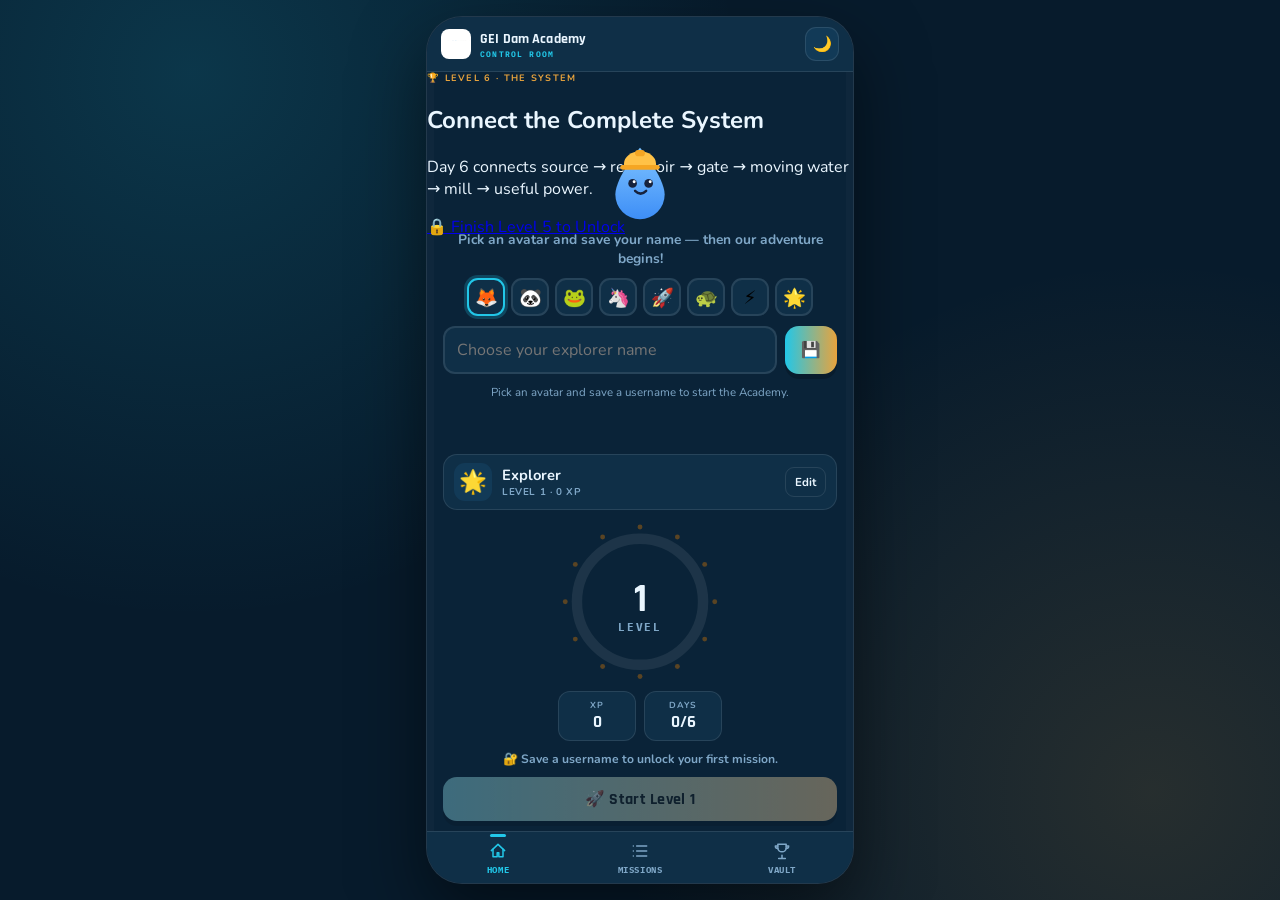
<file: index.html>
<!doctype html>
<html lang="en" data-theme="dark">
<head>
<meta charset="utf-8">
<meta name="viewport" content="width=device-width,initial-scale=1,maximum-scale=1,user-scalable=no,viewport-fit=cover">
<meta name="theme-color" content="#071b2c">
<title>GEI Dam Academy — Control Room</title>
<link rel="preconnect" href="https://fonts.googleapis.com">
<link rel="preconnect" href="https://fonts.gstatic.com" crossorigin>
<link href="https://fonts.googleapis.com/css2?family=Rajdhani:wght@500;600;700&family=Nunito:wght@500;700;800&family=IBM+Plex+Mono:wght@600;700&display=swap" rel="stylesheet">
<script>window.__YALL_LOGO__='[data-uri]';</script>
<style>
:root,[data-theme="dark"]{
  --bg:#071b2c;--frame:#0a2338;--panel:#0f2f47;--panel2:#123a57;
  --ink:#eaf6ff;--muted:#7fa7c7;
  --aqua:#22c7e8;--brass:#e8a33d;--brass-dim:#5a4423;
  --good:#46d19c;--bad:#ff6b6b;
  --line:rgba(255,255,255,.10);--shadow:rgba(0,0,0,.5);
  --track:rgba(255,255,255,.08);
}
[data-theme="light"]{
  --bg:#eaf4ff;--frame:#ffffff;--panel:#f3f9ff;--panel2:#e6f1ff;
  --ink:#10263c;--muted:#5c7995;
  --aqua:#0891b2;--brass:#c9821a;--brass-dim:#f1dcb2;
  --good:#1f9e6c;--bad:#e5484d;
  --line:rgba(14,36,56,.12);--shadow:rgba(20,45,70,.22);
  --track:rgba(14,36,56,.08);
}
*{box-sizing:border-box;-webkit-tap-highlight-color:transparent}
html,body{height:100%;margin:0;overflow:hidden;overscroll-behavior:none;background:var(--bg)}
body{position:fixed;inset:0;font-family:"Nunito",ui-rounded,system-ui,sans-serif;color:var(--ink);touch-action:pan-x pan-y}
.dispf{font-family:"Rajdhani","Nunito",sans-serif}
.monof{font-family:"IBM Plex Mono",ui-monospace,Menlo,monospace}
button{font-family:inherit}

.phoneOuter{
  height:100%;display:flex;align-items:center;justify-content:center;padding:16px;
  background:
    radial-gradient(circle at 15% 8%,color-mix(in srgb,var(--aqua),transparent 84%),transparent 40%),
    radial-gradient(circle at 90% 88%,color-mix(in srgb,var(--brass),transparent 86%),transparent 38%),
    var(--bg);
}
.appFrame{
  width:100%;max-width:428px;height:100%;max-height:880px;
  background:var(--frame);border:1px solid var(--line);border-radius:36px;
  box-shadow:0 30px 70px var(--shadow), inset 0 0 0 7px rgba(255,255,255,.02);
  overflow:hidden;display:flex;flex-direction:column;position:relative;
}
@media(max-width:480px){
  .phoneOuter{padding:0}
  .appFrame{max-height:none;border-radius:0;border:0;box-shadow:none}
}

/* ---------- topbar ---------- */
.topbar{flex:0 0 auto;display:flex;align-items:center;justify-content:space-between;
  padding:calc(10px + env(safe-area-inset-top)) 14px 10px;border-bottom:1px solid var(--line);background:var(--panel)}
.brandRow{display:flex;align-items:center;gap:9px;min-width:0}
.brandRow img{width:30px;height:30px;object-fit:contain;border-radius:8px;background:#fff;flex:0 0 auto}
.brandText{min-width:0}
.brandText b{display:block;font-size:.86rem;font-weight:700;letter-spacing:.01em;white-space:nowrap;overflow:hidden;text-overflow:ellipsis}
.brandText span{display:block;font-size:.53rem;letter-spacing:.14em;color:var(--aqua);font-weight:700}
#themeBtn{flex:0 0 auto;width:34px;height:34px;border-radius:11px;border:1px solid var(--line);background:var(--panel2);color:var(--ink);display:grid;place-items:center;cursor:pointer;font-size:.95rem}
#themeBtn:active{transform:scale(.94)}

/* ---------- screens ---------- */
.screens{flex:1 1 auto;min-height:0;position:relative}
.screen{position:absolute;inset:0;display:none;flex-direction:column;padding:14px 16px 10px;min-height:0}
.screen.active{display:flex}
.screenHead{flex:0 0 auto;margin-bottom:8px}
.eyebrow{display:block;font-size:.58rem;letter-spacing:.14em;color:var(--brass);font-weight:700}
.screenHead h2{margin:2px 0 0;font-size:1.15rem;font-weight:700}

/* ---------- home: setup ---------- */
.setupBlock{flex:1;min-height:0;display:flex;flex-direction:column;justify-content:center;gap:10px}
.mascotRow{display:flex;justify-content:center}
.mascotRow svg{width:clamp(48px,16dvh,74px);height:auto}
.speak{margin:0;text-align:center;font-weight:700;color:var(--muted);font-size:.86rem;padding:0 6px}
.avatarRow{display:flex;justify-content:center;gap:6px;flex-wrap:wrap}
.avatarBtn{width:38px;height:38px;border-radius:11px;border:2px solid var(--line);background:var(--panel);font-size:1.15rem;cursor:pointer;padding:0}
.avatarBtn.sel{border-color:var(--aqua);box-shadow:0 0 0 3px color-mix(in srgb,var(--aqua),transparent 78%)}
.nameRow{display:flex;gap:8px}
.nameInput{flex:1;min-width:0;padding:11px 12px;border-radius:12px;border:2px solid var(--line);background:var(--panel);color:var(--ink);font:inherit}
.nameInput:focus{outline:none;border-color:var(--aqua)}
.hint{margin:0;text-align:center;font-size:.72rem;color:var(--muted)}

/* ---------- home: dashboard ---------- */
.dashBlock{flex:1;min-height:0;display:flex;flex-direction:column;gap:10px}
.profileBar{flex:0 0 auto;display:flex;align-items:center;gap:10px;background:var(--panel);border:1px solid var(--line);border-radius:14px;padding:8px 10px}
.avatarChip{font-size:1.4rem;width:38px;height:38px;border-radius:11px;background:var(--panel2);display:grid;place-items:center;flex:0 0 auto}
.profileText{flex:1;min-width:0}
.profileText b{display:block;font-size:.92rem;white-space:nowrap;overflow:hidden;text-overflow:ellipsis}
.profileText small{display:block;font-size:.62rem;letter-spacing:.06em;color:var(--muted);font-weight:700}
.ghostBtn{flex:0 0 auto;border:1px solid var(--line);background:transparent;color:var(--ink);border-radius:9px;padding:6px 9px;font-size:.72rem;font-weight:700;cursor:pointer}

.gaugeWrap{flex:1;min-height:0;display:flex;flex-direction:column;align-items:center;justify-content:center;gap:8px}
.gauge{width:clamp(126px,32dvh,196px);height:clamp(126px,32dvh,196px)}
.gaugeTrack{fill:none;stroke:var(--track);stroke-width:9}
.gaugeFillC{fill:none;stroke:url(#gaugeGrad);stroke-width:9;stroke-linecap:round;transform-origin:70px 70px;transform:rotate(-90deg);transition:stroke-dashoffset .7s cubic-bezier(.2,.8,.2,1)}
.rivet{fill:var(--brass-dim)}
.gaugeLevelNum{font-family:"Rajdhani",sans-serif;font-weight:700;fill:var(--ink)}
.gaugeLevelLbl{font-family:"IBM Plex Mono",monospace;font-weight:700;letter-spacing:.16em;fill:var(--muted)}
.readouts{display:flex;gap:8px}
.readout{background:var(--panel);border:1px solid var(--line);border-radius:12px;padding:7px 12px;text-align:center;min-width:78px}
.readout .tag{display:block;font-size:.55rem;letter-spacing:.1em;color:var(--muted);font-weight:700}
.readout b{display:block;font-size:1.05rem;font-family:"Rajdhani",sans-serif}

.statusLine{flex:0 0 auto;margin:0;text-align:center;font-size:.76rem;color:var(--muted);font-weight:700;padding:0 4px}

.btnPrimary{flex:0 0 auto;display:block;text-align:center;text-decoration:none;cursor:pointer;border:0;
  font-family:"Rajdhani",sans-serif;font-weight:700;font-size:.98rem;letter-spacing:.02em;color:#08202f;
  background:linear-gradient(90deg,var(--aqua),var(--brass));border-radius:14px;padding:12px 14px;
  box-shadow:0 5px 0 rgba(0,0,0,.2)}
.btnPrimary:active{transform:translateY(2px);box-shadow:0 3px 0 rgba(0,0,0,.2)}
.btnPrimary.disabled{opacity:.5;filter:saturate(.4);pointer-events:none}

/* ---------- missions ---------- */
.gateList{flex:1;min-height:0;display:grid;grid-template-rows:repeat(6,1fr);gap:7px}
.gateRow{display:flex;align-items:center;gap:10px;background:var(--panel);border:1px solid var(--line);border-radius:14px;
  padding:0 12px;text-decoration:none;color:var(--ink);min-height:0;overflow:hidden}
.gateDot{flex:0 0 auto;width:30px;height:30px;border-radius:9px;background:var(--panel2);border:2px solid var(--line);
  display:grid;place-items:center;font-family:"Rajdhani",sans-serif;font-weight:700;font-size:.85rem}
.gateBody{flex:1;min-width:0}
.gateBody b{display:block;font-size:.82rem;white-space:nowrap;overflow:hidden;text-overflow:ellipsis}
.gateBody small{display:block;font-size:.65rem;color:var(--muted);white-space:nowrap;overflow:hidden;text-overflow:ellipsis}
.gateTag{flex:0 0 auto;font-family:"IBM Plex Mono",monospace;font-weight:700;font-size:.6rem;border:1px solid var(--line);
  border-radius:999px;padding:4px 8px;color:var(--muted);white-space:nowrap}
.gateRow.current .gateDot{border-color:var(--aqua);color:var(--aqua)}
.gateRow.current .gateTag{background:linear-gradient(90deg,var(--aqua),var(--brass));color:#08202f;border-color:transparent}
.gateRow.ready .gateDot{border-color:var(--brass);color:var(--brass)}
.gateRow.ready .gateTag{color:var(--brass);border-color:var(--brass)}
.gateRow.complete .gateDot{border-color:var(--good);color:var(--good)}
.gateRow.complete .gateTag{color:var(--good);border-color:var(--good)}
.gateRow.complete .gateBody b:before{content:"✓ ";color:var(--good)}
.gateRow.locked{opacity:.5}
.footNote{flex:0 0 auto;margin:7px 0 0;text-align:center;font-size:.62rem;color:var(--muted)}

/* ---------- vault ---------- */
.vaultLocked{flex:1;min-height:0;display:flex;align-items:center;justify-content:center;text-align:center;
  border:1.5px dashed var(--line);border-radius:16px;padding:16px;color:var(--muted);font-size:.85rem;font-weight:700}
.vaultRewards{flex:1;min-height:0;display:flex;flex-direction:column;gap:10px}
.rewardCard{flex:1;display:flex;align-items:center;gap:12px;background:var(--panel);border:1px solid var(--line);
  border-radius:16px;padding:0 14px;cursor:pointer;text-align:left;color:var(--ink);position:relative;overflow:hidden}
.rewardCard:before{content:"";position:absolute;inset:0 0 auto;height:3px;background:linear-gradient(90deg,var(--aqua),var(--brass))}
.rewardIcon{font-size:1.7rem;flex:0 0 auto}
.rewardText b{display:block;font-size:.9rem}
.rewardText small{display:block;font-size:.7rem;color:var(--muted);margin-top:2px}
.rewardBadge{margin-left:auto;flex:0 0 auto;font-family:"IBM Plex Mono",monospace;font-size:.55rem;font-weight:700;
  letter-spacing:.08em;color:var(--good);border:1px solid var(--good);border-radius:999px;padding:4px 7px}

/* ---------- tabbar ---------- */
.tabbar{flex:0 0 auto;display:flex;border-top:1px solid var(--line);background:var(--panel);
  padding-bottom:env(safe-area-inset-bottom)}
.tabBtn{flex:1;background:transparent;border:0;display:flex;flex-direction:column;align-items:center;
  gap:3px;padding:9px 0 8px;color:var(--muted);cursor:pointer;position:relative}
.tabBtn svg{width:20px;height:20px}
.tabBtn span{font-family:"IBM Plex Mono",monospace;font-size:.56rem;letter-spacing:.06em;font-weight:700}
.tabBtn.active{color:var(--aqua)}
.tabBtn.active:before{content:"";position:absolute;top:2px;left:50%;transform:translateX(-50%);
  width:16px;height:3px;border-radius:99px;background:var(--aqua)}
.tabPip{position:absolute;top:5px;right:calc(50% - 20px);width:8px;height:8px;border-radius:50%;background:var(--good);
  box-shadow:0 0 0 2px var(--panel)}

/* ---------- modal ---------- */
.modalOverlay{position:fixed;inset:0;z-index:999;background:rgba(4,10,20,.82);display:flex;align-items:center;
  justify-content:center;padding:16px}
.modalBox{width:min(420px,100%);max-height:88dvh;overflow:auto;background:var(--frame);color:var(--ink);
  border-radius:22px;padding:16px;position:relative;border:1px solid var(--line);box-shadow:0 20px 60px var(--shadow)}
.modalClose{position:absolute;right:10px;top:10px;border:1px solid var(--line);background:var(--panel);color:var(--ink);
  border-radius:999px;width:30px;height:30px;font-weight:700;cursor:pointer}
.certPaper{margin-top:24px;text-align:center;border:5px double var(--brass);border-radius:16px;padding:24px 14px;
  background:linear-gradient(150deg,color-mix(in srgb,var(--aqua),transparent 92%),color-mix(in srgb,var(--brass),transparent 92%))}
.certPaper .seal{font-size:2.4rem}
.certPaper h3{font-family:"Rajdhani",sans-serif;font-size:1.3rem;margin:8px 0 4px}
.certPaper .certName{font-family:"Rajdhani",sans-serif;font-size:1.7rem;font-weight:700;color:var(--brass);margin:8px 0}
.certPaper p{margin:5px 0;font-size:.82rem;color:var(--muted)}
.certStats{display:flex;flex-wrap:wrap;justify-content:center;gap:6px;margin:12px 0}
.certStats span{font-family:"IBM Plex Mono",monospace;font-size:.6rem;font-weight:700;border:1px solid var(--line);
  border-radius:999px;padding:5px 8px;color:var(--muted)}
.modalActions{display:flex;gap:8px;margin-top:14px}
.modalActions .btnPrimary{flex:1}
.videoStage{margin-top:18px;border-radius:16px;overflow:hidden;background:#000}
.videoStage iframe{display:block;width:100%;height:min(60dvh,420px);border:0}

@media(prefers-reduced-motion:reduce){*{transition:none!important;animation:none!important}}
</style>
</head>
<body>
<div class="phoneOuter">
<div class="appFrame" id="appFrame">

  <header class="topbar">
    <div class="brandRow">
      <img src="https://assets.zyrosite.com/YZ9jg46Bljs5wOZR/yall-too-logo-vq2GKHxbTzr7g8bO.png" alt="YallToo — GEI Academy" onerror="this.onerror=null;this.src=window.__YALL_LOGO__">
      <div class="brandText"><b class="dispf">GEI Dam Academy</b><span class="monof">CONTROL ROOM</span></div>
    </div>
    <button id="themeBtn" type="button" aria-label="Toggle light and dark mode">🌙</button>
  </header>

  <main class="screens">

    <!-- HOME -->
    <section class="screen active" data-screen="home">
      <div class="setupBlock" id="setupBlock">
        <div class="mascotRow">
          <svg viewBox="0 0 120 132" role="img" aria-label="Splash the water drop, your academy guide">
            <defs><linearGradient id="dropG" x1="0" y1="0" x2="0" y2="1"><stop offset="0" stop-color="#7fc4ff"/><stop offset="1" stop-color="#3d8ef7"/></linearGradient></defs>
            <path d="M60 14 C60 14 20 62 20 90 a40 40 0 0 0 80 0 C100 62 60 14 60 14 Z" fill="url(#dropG)"/>
            <path d="M34 40 a26 20 0 0 1 52 0 l0 4 -52 0 Z" fill="#ffc247"/>
            <rect x="28" y="42" width="64" height="8" rx="4" fill="#f5a623"/>
            <rect x="52" y="18" width="16" height="10" rx="5" fill="#f5a623"/>
            <circle cx="48" cy="72" r="7" fill="#17233d"/><circle cx="50.5" cy="69.5" r="2.4" fill="#fff"/>
            <circle cx="74" cy="72" r="7" fill="#17233d"/><circle cx="76.5" cy="69.5" r="2.4" fill="#fff"/>
            <path d="M52 84 q9 9 18 0" fill="none" stroke="#17233d" stroke-width="4" stroke-linecap="round"/>
          </svg>
        </div>
        <p class="speak" id="mascotSay">Hi there! 👋 I'm Splash — let's build a dam, one day at a time.</p>
        <div class="avatarRow" id="avatarRow" role="group" aria-label="Pick your avatar"></div>
        <div class="nameRow">
          <input class="nameInput" id="name" maxlength="24" autocomplete="nickname" placeholder="Choose your explorer name" aria-label="Student username">
          <button class="btnPrimary" id="saveName" type="button" style="padding:0 16px">💾</button>
        </div>
        <p class="hint" id="hello">Pick an avatar and save a username to start the Academy.</p>
      </div>

      <div class="dashBlock" id="dashBlock" hidden>
        <div class="profileBar">
          <span class="avatarChip" id="profAvatar">🌟</span>
          <div class="profileText"><b id="profName">Explorer</b><small id="profMeta">LEVEL 1 · 0 XP</small></div>
          <button class="ghostBtn" id="editProfile" type="button">Edit</button>
        </div>

        <div class="gaugeWrap">
          <svg class="gauge" viewBox="0 0 140 140" role="img" aria-label="Build progress gauge">
            <defs><linearGradient id="gaugeGrad" x1="0" y1="0" x2="1" y2="1">
              <stop offset="0" stop-color="var(--aqua)"/><stop offset="1" stop-color="var(--brass)"/>
            </linearGradient></defs>
            <g id="rivets"></g>
            <circle class="gaugeTrack" cx="70" cy="70" r="54"/>
            <circle class="gaugeFillC" id="gaugeFillC" cx="70" cy="70" r="54" stroke-dasharray="339.29" stroke-dashoffset="339.29"/>
            <text class="gaugeLevelNum" id="gaugeLevelNum" x="70" y="78" text-anchor="middle" font-size="34">1</text>
            <text class="gaugeLevelLbl" x="70" y="95" text-anchor="middle" font-size="9">LEVEL</text>
          </svg>
          <div class="readouts">
            <div class="readout"><span class="tag">XP</span><b id="xpVal">0</b></div>
            <div class="readout"><span class="tag">DAYS</span><b id="daysVal">0/6</b></div>
          </div>
        </div>

        <p class="statusLine" id="status">Your next step will appear here.</p>
        <a class="btnPrimary" id="ctaBtn" href="level1.html?v=20260827-flow">🚀 Start Level 1</a>
      </div>
    </section>

    <!-- MISSIONS -->
    <section class="screen" data-screen="missions">
      <div class="screenHead"><span class="eyebrow monof">SIX-DAY BUILD</span><h2 class="dispf">Open the Gates</h2></div>
      <div class="gateList" id="gateList"></div>
      <p class="footNote">Missions 07–38 unlock after the six-day foundation is complete.</p>
    </section>

    <!-- VAULT -->
    <section class="screen" data-screen="vault">
      <div class="screenHead"><span class="eyebrow monof">MASTER BUILDER REWARDS</span><h2 class="dispf">A'Dam Vault</h2></div>
      <div class="vaultLocked" id="vaultLocked">🔒 Complete all six foundation levels to unlock your certificate and A'Dam Video Vault.</div>
      <div class="vaultRewards" id="vaultRewards" hidden>
        <button class="rewardCard" id="openCertBtn" type="button">
          <span class="rewardIcon">🎓</span>
          <div class="rewardText"><b>Official Certificate</b><small>Tap to view &amp; save</small></div>
          <span class="rewardBadge monof">✓ DONE</span>
        </button>
        <button class="rewardCard" id="openVaultBtn" type="button">
          <span class="rewardIcon">🎬</span>
          <div class="rewardText"><b>A'Dam Video Vault</b><small>Exclusive unlocked video</small></div>
          <span class="rewardBadge monof">✓ DONE</span>
        </button>
      </div>
    </section>

  
<section class="card" id="level6BridgeCard">
  <div class="eyebrow">🏆 LEVEL 6 · THE SYSTEM</div>
  <h2>Connect the Complete System</h2>
  <p class="note">Day 6 connects source → reservoir → gate → moving water → mill → useful power.</p>
  <a class="btn primary" id="level6BridgeBtn" href="level6.html">🚀 Continue to Level 6</a>
</section>

</main>

  <nav class="tabbar" id="tabbar">
    <button class="tabBtn active" data-tab="home" type="button" aria-label="Home">
      <svg viewBox="0 0 24 24" fill="none" stroke="currentColor" stroke-width="1.8" stroke-linecap="round" stroke-linejoin="round"><path d="M4 11.5 12 4l8 7.5"/><path d="M6 10v9h5v-5h2v5h5v-9"/></svg>
      <span>HOME</span>
    </button>
    <button class="tabBtn" data-tab="missions" type="button" aria-label="Missions">
      <svg viewBox="0 0 24 24" fill="none" stroke="currentColor" stroke-width="1.8" stroke-linecap="round" stroke-linejoin="round"><path d="M4 6h.01M4 12h.01M4 18h.01"/><path d="M8 6h12M8 12h12M8 18h12"/></svg>
      <span>MISSIONS</span>
    </button>
    <button class="tabBtn" data-tab="vault" type="button" aria-label="Vault">
      <svg viewBox="0 0 24 24" fill="none" stroke="currentColor" stroke-width="1.8" stroke-linecap="round" stroke-linejoin="round"><path d="M8 21h8M12 17v4M7 4h10v4a5 5 0 0 1-10 0V4z"/><path d="M7 6H4a3 3 0 0 0 3 3M17 6h3a3 3 0 0 1-3 3"/></svg>
      <span>VAULT</span>
      <span class="tabPip" id="vaultPip" hidden></span>
    </button>
  </nav>

</div>
</div>

<script>
(function(){'use strict';
var store=null;try{store=window.localStorage}catch(e){}
var KEY='gei-academy-state-v1';
var DEFAULTS={name:'',xp:0,completed:[],avatar:'',theme:'dark',level1Tasks:[],level2Tasks:[],level3Tasks:[],level4Tasks:[],level5Tasks:[]};
function readState(){
  var d={};for(var k in DEFAULTS){d[k]=Array.isArray(DEFAULTS[k])?DEFAULTS[k].slice():DEFAULTS[k]}
  try{var raw=store&&store.getItem(KEY);if(raw){var o=JSON.parse(raw);for(var k2 in d){if(o&&typeof o[k2]!=='undefined')d[k2]=o[k2]}}}catch(e){}
  if(!Array.isArray(d.completed))d.completed=[];
  d.xp=Number(d.xp||0);
  return d;
}
function writeState(s){try{store&&store.setItem(KEY,JSON.stringify(s))}catch(e){}}

var AVATARS=['🦊','🐼','🐸','🦄','🚀','🐢','⚡','🌟'];
var LEVELS=[
 {n:1,title:'Genesis / Light',desc:'Words, light &amp; dark.',href:'level1.html?v=20260827-flow'},
 {n:2,title:'Dam / Firmament',desc:'The first dam idea.',href:'level2.html'},
 {n:3,title:'Reservoir',desc:'Water, land, holding it in.',href:'level3.html'},
 {n:4,title:'Operations',desc:'Gates, release, flow.',href:'level4.html'},
 {n:5,title:'The Mill',desc:'Water power turns the mill.',href:'level5.html'},
 {n:6,title:'The System',desc:'Connect the whole system.',href:'level6.html'}
];
var VIDEO='FetuY7WFS3M';

var state=readState();
if(!state.avatar)state.avatar=AVATARS[0];

/* ---- sound + confetti ---- */
var ctx=null;
function ac(){try{ctx=ctx||new (window.AudioContext||window.webkitAudioContext)();if(ctx.state==='suspended')ctx.resume();return ctx}catch(e){return null}}
function tone(f,dur,type,vol,when){var c=ac();if(!c)return;try{var t=c.currentTime+(when||0);var o=c.createOscillator(),g=c.createGain();o.type=type||'square';o.frequency.setValueAtTime(f,t);g.gain.setValueAtTime(.0001,t);g.gain.exponentialRampToValueAtTime(vol||.12,t+.02);g.gain.exponentialRampToValueAtTime(.0001,t+dur);o.connect(g).connect(c.destination);o.start(t);o.stop(t+dur+.05)}catch(e){}}
function sound(k){if(k==='save'){tone(520,.12,'triangle',.14);tone(780,.16,'triangle',.12,.09)}else if(k==='level'){[523,659,784,1047].forEach(function(f,i){tone(f,.16,'square',.10,i*.11)})}else if(k==='click'){tone(440,.06,'triangle',.05)}else if(k==='wrong'){tone(220,.2,'sawtooth',.07)}}
function confetti(n){var cv=document.createElement('canvas');cv.style.cssText='position:fixed;inset:0;pointer-events:none;z-index:1001';cv.width=innerWidth;cv.height=innerHeight;document.body.appendChild(cv);
 var x=cv.getContext('2d'),cols=['#22c7e8','#e8a33d','#46d19c','#ff9ec7','#7fc4ff'],ps=[];
 for(var i=0;i<n;i++)ps.push({x:Math.random()*cv.width,y:cv.height*.32,vx:(Math.random()-.5)*7,vy:-8-Math.random()*5,s:5+Math.random()*7,r:Math.random()*6.28,vr:(Math.random()-.5)*.3,c:cols[i%cols.length],life:0});
 (function loop(){x.clearRect(0,0,cv.width,cv.height);ps.forEach(function(p){p.life++;p.x+=p.vx;p.y+=p.vy;p.vy+=.25;p.r+=p.vr;x.save();x.translate(p.x,p.y);x.rotate(p.r);x.fillStyle=p.c;x.fillRect(-p.s/2,-p.s/2,p.s,p.s*.62);x.restore()});
  ps=ps.filter(function(p){return p.y<cv.height+30&&p.life<220});
  if(ps.length)requestAnimationFrame(loop);else cv.remove()})();
}

var $=function(id){return document.getElementById(id)};
var els={name:$('name'),save:$('saveName'),hello:$('hello'),avatarRow:$('avatarRow'),setupBlock:$('setupBlock'),
 dashBlock:$('dashBlock'),profAvatar:$('profAvatar'),profName:$('profName'),profMeta:$('profMeta'),edit:$('editProfile'),
 xpVal:$('xpVal'),daysVal:$('daysVal'),status:$('status'),ctaBtn:$('ctaBtn'),mascotSay:$('mascotSay'),
 gateList:$('gateList'),theme:$('themeBtn'),rivets:$('rivets'),gaugeFillC:$('gaugeFillC'),gaugeLevelNum:$('gaugeLevelNum'),
 vaultLocked:$('vaultLocked'),vaultRewards:$('vaultRewards'),vaultPip:$('vaultPip'),
 tabbar:$('tabbar'),screens:document.querySelectorAll('.screen')};

function esc(s){return String(s).replace(/[&<>"']/g,function(m){return{'&':'&amp;','<':'&lt;','>':'&gt;','"':'&quot;',"'":'&#39;'}[m]})}

/* rivets around the gauge rim */
(function buildRivets(){
  var html='';for(var i=0;i<12;i++){var a=(i/12)*2*Math.PI;var cx=70+64*Math.cos(a),cy=70+64*Math.sin(a);html+='<circle class="rivet" cx="'+cx.toFixed(1)+'" cy="'+cy.toFixed(1)+'" r="2.1"/>'}
  els.rivets.innerHTML=html;
})();

function buildAvatars(){
  els.avatarRow.innerHTML=AVATARS.map(function(a){return '<button type="button" class="avatarBtn'+(a===state.avatar?' sel':'')+'" data-a="'+a+'" aria-label="Pick avatar '+a+'">'+a+'</button>'}).join('');
  els.avatarRow.querySelectorAll('.avatarBtn').forEach(function(b){b.addEventListener('click',function(){state=readState();state.avatar=b.getAttribute('data-a');writeState(state);buildAvatars();sound('click')})});
}
function buildGates(){
  els.gateList.innerHTML=LEVELS.map(function(lv){
    return '<a class="gateRow" data-n="'+lv.n+'" href="'+lv.href+'"><span class="gateDot">'+lv.n+'</span>'+
      '<span class="gateBody"><b>'+esc(lv.title)+'</b><small>'+lv.desc+'</small></span>'+
      '<span class="gateTag monof" data-tag="'+lv.n+'">🔒</span></a>';
  }).join('');
}
buildAvatars();buildGates();

var C=339.29;
function render(){
  state=readState();if(!state.avatar)state.avatar=AVATARS[0];
  document.documentElement.setAttribute('data-theme',state.theme==='light'?'light':'dark');
  els.theme.textContent=state.theme==='light'?'☀️':'🌙';

  var hasName=!!state.name;
  var done=state.completed;
  var c=Math.max(0,done.length);
  var lvl=Math.min(6,Math.max(1,c+1));
  var academyComplete=c>=6;

  els.name.value=state.name||'';
  els.setupBlock.style.display=hasName?'none':'flex';
  els.dashBlock.hidden=!hasName;
  if(hasName){
    els.profAvatar.textContent=state.avatar;
    els.profName.textContent=state.name;
    els.profMeta.textContent='LEVEL '+lvl+' · '+Number(state.xp||0)+' XP';
  }

  els.xpVal.textContent=String(Number(state.xp||0));
  els.daysVal.textContent=c+'/6';
  els.gaugeLevelNum.textContent=String(lvl);
  var frac=c/6;
  els.gaugeFillC.setAttribute('stroke-dashoffset',String(C*(1-frac)));

  els.status.textContent=!hasName?'🔐 Save a username to unlock your first mission.':
    (c===0?('🚀 Your first mission is Level 1, '+state.name+'.'):
    (c<6?('🎉 Day '+c+' complete! Day '+(c+1)+' is next.'):'🏆 Six-day foundation complete!'));

  var nm=state.name;
  if(!hasName)els.mascotSay.textContent='Pick an avatar and save your name — then our adventure begins!';
  else if(c===0)els.mascotSay.innerHTML='Let\u2019s go, <strong>'+esc(nm)+'</strong>! Day 1 is ready.';
  else if(c<6)els.mascotSay.innerHTML='Day '+c+' built, <strong>'+esc(nm)+'</strong>! On to Day '+(c+1)+'.';
  else els.mascotSay.innerHTML='WOW, <strong>'+esc(nm)+'</strong>! All six days built — Academy Master! 🏆';

  var next=LEVELS[Math.min(5,c)];
  els.ctaBtn.classList.toggle('disabled',!hasName);
  els.ctaBtn.setAttribute('aria-disabled',String(!hasName));
  if(academyComplete){els.ctaBtn.href='#vault';els.ctaBtn.textContent='🏆 Open Rewards Vault'}
  else{els.ctaBtn.href=next.href;els.ctaBtn.textContent=c===0?'🚀 Start Level 1':'🚀 Continue to Level '+next.n}

  els.gateList.querySelectorAll('.gateRow').forEach(function(g){
    var n=Number(g.getAttribute('data-n'));
    var tag=g.querySelector('.gateTag');
    var isDone=done.indexOf(n)!==-1;
    var isReady=n===1?true:done.indexOf(n-1)!==-1;
    g.classList.remove('complete','current','ready','locked');
    if(isDone){g.classList.add('complete');tag.textContent='✓ DONE'}
    else if(n===1||isReady){g.classList.add(n===1&&c===0?'current':'ready');tag.textContent=(n===1&&c===0)?'▶ PLAY':'🔓 READY'}
    else{g.classList.add('locked');tag.textContent='🔒'}
    g.onclick=function(e){
      state=readState();
      var unlocked=n===1||state.completed.indexOf(n-1)!==-1;
      if(!unlocked){e.preventDefault();sound('wrong');els.status.textContent='🔒 Finish Level '+(n-1)+' to unlock Day '+n+'.';showScreen('missions');return}
      sound('level');
    };
  });

  els.vaultLocked.hidden=academyComplete;
  els.vaultRewards.hidden=!academyComplete;
  els.vaultPip.hidden=!academyComplete;
}

/* ---- tabs ---- */
function showScreen(name){
  els.screens.forEach(function(s){s.classList.toggle('active',s.getAttribute('data-screen')===name)});
  els.tabbar.querySelectorAll('.tabBtn').forEach(function(b){b.classList.toggle('active',b.getAttribute('data-tab')===name)});
}
els.tabbar.addEventListener('click',function(e){
  var b=e.target.closest('.tabBtn');if(!b)return;
  sound('click');showScreen(b.getAttribute('data-tab'));
});

/* ---- setup form ---- */
els.save.addEventListener('click',function(){
  var n=els.name.value.trim();
  if(!n){els.hello.textContent='Please choose a username first.';els.name.focus();return}
  state=readState();state.name=n;state.avatar=state.avatar||AVATARS[0];writeState(state);
  sound('save');confetti(90);render();
});
els.name.addEventListener('keydown',function(e){if(e.key==='Enter'){e.preventDefault();els.save.click()}});
els.edit.addEventListener('click',function(){els.setupBlock.style.display='flex';els.dashBlock.hidden=true;setTimeout(function(){els.name.focus()},80)});

els.ctaBtn.addEventListener('click',function(e){
  state=readState();
  if(!state.name){e.preventDefault();sound('wrong');els.hello.textContent='🔐 Please save your username before starting.';els.setupBlock.style.display='flex';els.dashBlock.hidden=true;els.name.focus();return}
  if(state.completed.length>=6){e.preventDefault();sound('level');showScreen('vault');return}
  sound('level');
});

/* ---- theme ---- */
els.theme.addEventListener('click',function(){state=readState();state.theme=state.theme==='light'?'dark':'light';writeState(state);render()});

/* ---- modals: certificate + video vault ---- */
function closeModal(m){if(m&&m.parentNode)m.parentNode.removeChild(m)}
function makeModal(inner){
  var m=document.createElement('div');m.className='modalOverlay';m.setAttribute('role','dialog');m.setAttribute('aria-modal','true');
  m.innerHTML='<div class="modalBox"><button type="button" class="modalClose" aria-label="Close">✕</button>'+inner+'</div>';
  document.body.appendChild(m);
  m.querySelector('.modalClose').addEventListener('click',function(){closeModal(m)});
  m.addEventListener('click',function(e){if(e.target===m)closeModal(m)});
  document.addEventListener('keydown',function esck(e){if(e.key==='Escape'){closeModal(m);document.removeEventListener('keydown',esck)}});
  return m;
}
function openCertificate(){
  state=readState();if(state.completed.length<6)return;
  var name=esc(state.name||'Explorer'),d=new Date().toLocaleDateString(undefined,{year:'numeric',month:'long',day:'numeric'});
  var m=makeModal(
    '<div class="certPaper">'+
      '<div class="seal">🏆</div>'+
      '<div class="monof" style="font-size:.62rem;letter-spacing:.14em;color:var(--brass)">YALL TOO · GEI ACADEMY</div>'+
      '<h3 class="dispf">Certificate of Completion</h3>'+
      '<p>This certifies that</p>'+
      '<div class="certName">'+name+'</div>'+
      '<p>has completed the<br><strong>Six-Day GEI Foundation Academy.</strong></p>'+
      '<div class="certStats"><span>⭐ '+Number(state.xp||0)+' XP</span><span>🏆 MASTER BUILDER</span><span>📅 '+d+'</span></div>'+
    '</div>'+
    '<div class="modalActions"><button type="button" class="btnPrimary" id="printCert">⬇️ Save Certificate</button></div>'
  );
  m.querySelector('#printCert').addEventListener('click',function(){window.print()});
}
function openVault(){
  state=readState();if(state.completed.length<6)return;
  makeModal(
    '<div style="text-align:center;padding-top:6px">'+
      '<div style="font-size:2rem">🎬</div>'+
      '<div class="monof" style="font-size:.6rem;letter-spacing:.14em;color:var(--brass)">A\'DAM VIDEO VAULT</div>'+
      '<h3 class="dispf" style="margin:6px 0">Welcome, Master Builder.</h3>'+
      '<p style="color:var(--muted);font-size:.8rem;margin:0 0 4px">Your exclusive GEI video is unlocked.</p>'+
    '</div>'+
    '<div class="videoStage"><iframe src="https://www.youtube.com/embed/'+VIDEO+'?playsinline=1" title="A\'Dam Video Vault" allow="autoplay; encrypted-media; picture-in-picture; fullscreen" allowfullscreen></iframe></div>'
  );
}
$('openCertBtn').addEventListener('click',function(){sound('click');openCertificate()});
$('openVaultBtn').addEventListener('click',function(){sound('click');openVault()});

window.addEventListener('storage',function(e){if(e.key===KEY)render()});
window.addEventListener('pageshow',render);
document.addEventListener('visibilitychange',function(){if(document.visibilityState==='visible')render()});

render();
})();
</script>

<script>
(function(){
  function readState(){
    try{return JSON.parse(localStorage.getItem('gei-academy-state-v1')||'{}')||{}}
    catch(e){return {}}
  }
  function syncLevel6(){
    var s=readState(), c=Array.isArray(s.completed)?s.completed:[];
    var unlocked=c.indexOf(5)!==-1 || c.indexOf(6)!==-1;
    var btn=document.getElementById('level6BridgeBtn');
    if(!btn)return;
    btn.setAttribute('aria-disabled',String(!unlocked));
    btn.classList.toggle('disabled',!unlocked);
    if(!unlocked){btn.textContent='🔒 Finish Level 5 to Unlock';}
    else{btn.textContent='🚀 Continue to Level 6';}
  }
  document.addEventListener('DOMContentLoaded',function(){
    var btn=document.getElementById('level6BridgeBtn');
    if(btn){
      btn.addEventListener('click',function(e){
        var s=readState(), c=Array.isArray(s.completed)?s.completed:[];
        if(c.indexOf(5)===-1 && c.indexOf(6)===-1){
          e.preventDefault();
          try{if(window.sound)window.sound('wrong')}catch(_){}
        }else{
          try{if(window.sound)window.sound('level')}catch(_){}
        }
      });
    }
    syncLevel6();
  });
  window.addEventListener('storage',syncLevel6);
  window.addEventListener('pageshow',syncLevel6);
})();
</script>

</body>
</html>
</file>
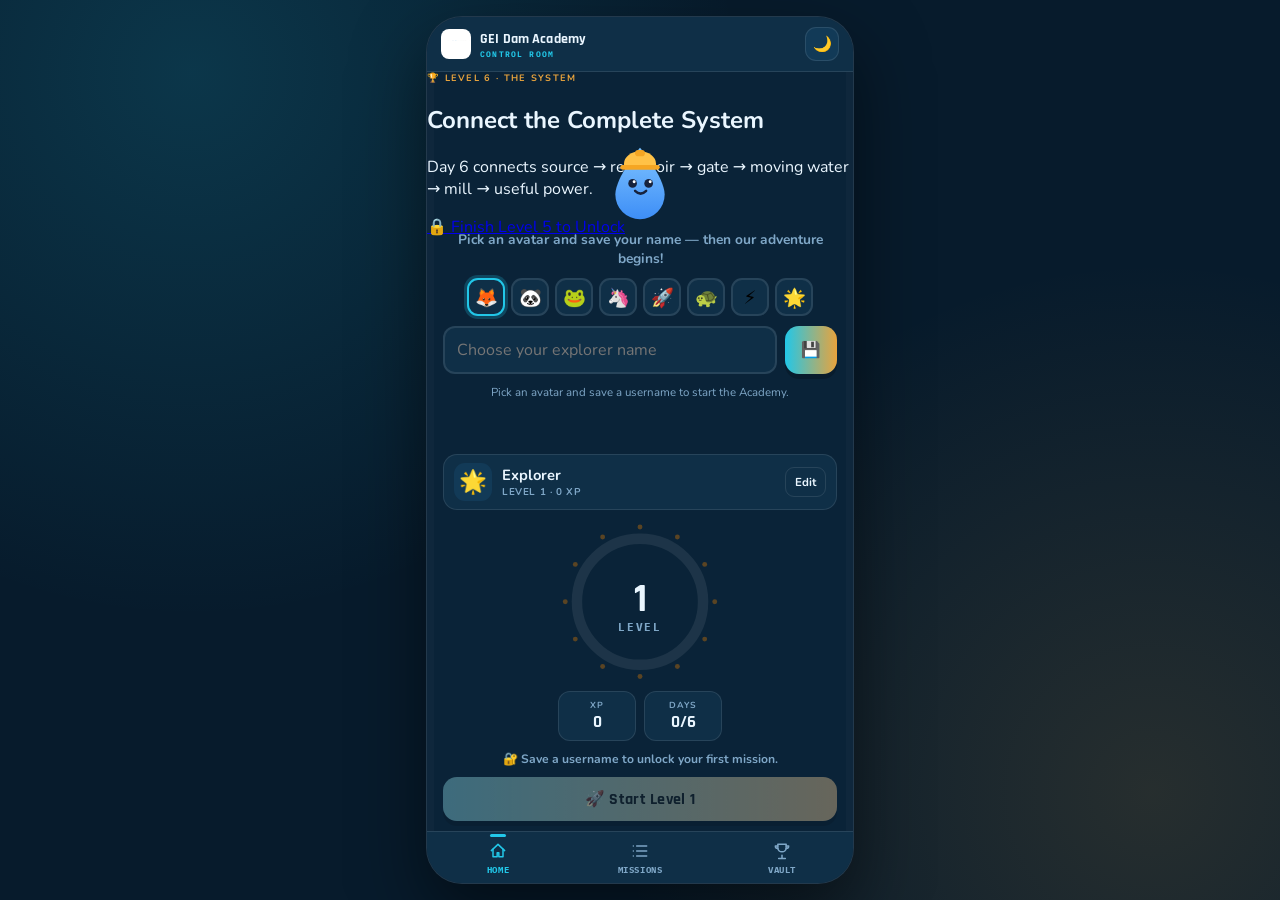
<file: level1.html>
<!doctype html>
<html lang="en" data-theme="dark">
<head>
<meta charset="utf-8">
<meta name="viewport" content="width=device-width,initial-scale=1,maximum-scale=1,user-scalable=no,viewport-fit=cover">
<meta name="theme-color" content="#071b2c">
<title>GEI Dam Academy — Level 1 · GENESIS / LIGHT</title>
<link rel="preconnect" href="https://fonts.googleapis.com">
<link rel="preconnect" href="https://fonts.gstatic.com" crossorigin>
<link href="https://fonts.googleapis.com/css2?family=Rajdhani:wght@500;600;700&family=Nunito:wght@500;700;800&family=IBM+Plex+Mono:wght@600;700&display=swap" rel="stylesheet">
<style>
:root,[data-theme="dark"]{--bg:#071b2c;--frame:#0a2338;--panel:#0f2f47;--panel2:#123a57;--ink:#eaf6ff;--muted:#7fa7c7;--aqua:#22c7e8;--brass:#e8a33d;--good:#46d19c;--bad:#ff6b6b;--line:rgba(255,255,255,.10);--track:rgba(255,255,255,.08)}
[data-theme="light"]{--bg:#eaf4ff;--frame:#fff;--panel:#f3f9ff;--panel2:#e6f1ff;--ink:#10263c;--muted:#5c7995;--aqua:#0891b2;--brass:#c9821a;--good:#1f9e6c;--bad:#e5484d;--line:rgba(14,36,56,.12);--track:rgba(14,36,56,.08)}
*{box-sizing:border-box;-webkit-tap-highlight-color:transparent}
html,body{height:100%;margin:0;overflow:hidden;background:var(--bg)}
body{position:fixed;inset:0;font-family:"Nunito",system-ui,sans-serif;color:var(--ink)}
button{font:inherit}a{color:inherit;text-decoration:none}.dispf{font-family:"Rajdhani","Nunito",sans-serif}.monof{font-family:"IBM Plex Mono",ui-monospace,monospace}
.phoneOuter{height:100dvh;display:flex;justify-content:center;align-items:center;background:var(--bg)}
.appFrame{width:100%;max-width:428px;height:100dvh;background:var(--frame);overflow:hidden;display:flex;flex-direction:column}
.topbar{flex:0 0 auto;display:flex;align-items:center;justify-content:space-between;padding:calc(6px + env(safe-area-inset-top)) 12px 6px;border-bottom:1px solid var(--line);background:var(--panel)}
.brandRow{display:flex;align-items:center;gap:8px}.brandRow img{width:25px;height:25px;object-fit:contain;border-radius:7px;background:#fff}.brandText b{display:block;font-size:.82rem}.brandText span{display:block;font-size:.5rem;letter-spacing:.14em;color:var(--aqua);font-weight:700}
.themeBtn{width:32px;height:32px;border-radius:10px;border:1px solid var(--line);background:var(--panel2);color:var(--ink)}
.levelScroll{flex:1 1 auto;min-height:0;overflow:hidden;padding:7px 10px;display:flex;flex-direction:column;gap:6px}
.screenHead{flex:0 0 auto}.eyebrow{font-size:.55rem;letter-spacing:.13em;color:var(--brass);font-weight:700}.screenHead h2{margin:1px 0 0;font-size:1rem}.screenHead p{margin:1px 0 0;font-size:.63rem;line-height:1.22;color:var(--muted);font-weight:700}
.card{background:var(--panel);border:1px solid var(--line);border-radius:14px;padding:9px;flex:0 0 auto}
.progTop{display:flex;align-items:center;gap:8px}.avatarChip{width:34px;height:34px;border-radius:10px;background:var(--panel2);display:grid;place-items:center;font-size:1.15rem}.progText{flex:1;min-width:0}.progText b{display:block;font-size:.8rem}.progText small{display:block;font-size:.54rem;color:var(--muted);letter-spacing:.06em}.chipDone{color:var(--good);border:1px solid var(--good);border-radius:999px;padding:4px 7px;font-size:.5rem;font-weight:800}
.dayTrack{display:flex;gap:4px;margin-top:6px}.dayDot{flex:1;height:5px;border-radius:99px;background:var(--track)}.dayDot.done{background:var(--good)}.dayDot.cur{background:linear-gradient(90deg,var(--aqua),var(--brass))}
.track{height:7px;background:var(--track);border-radius:99px;overflow:hidden;margin-top:6px}.fill{height:100%;width:0;background:linear-gradient(90deg,var(--aqua),var(--brass));border-radius:99px}.readouts{display:flex;gap:6px;margin-top:6px}.readout{flex:1;background:var(--panel2);border:1px solid var(--line);border-radius:10px;padding:3px;text-align:center}.readout .tag{display:block;font-size:.48rem;color:var(--muted);font-weight:800}.readout b{font-family:"Rajdhani";font-size:.88rem}
.mission{display:none;flex-direction:column}.mission.active{display:flex}.missionHead{display:flex;justify-content:space-between;align-items:center;gap:6px}.mState{color:var(--aqua);border:1px solid var(--aqua);border-radius:999px;padding:3px 6px;font-size:.5rem;font-weight:800}.mState.done{color:var(--good);border-color:var(--good)}.mTitle{margin:5px 0 0;font-size:.98rem}.lesson{margin:4px 0 0;font-size:.76rem;line-height:1.24;color:var(--muted);font-weight:700}.question{margin:7px 0 5px;font-size:.86rem;line-height:1.22;font-weight:900}.answers{display:flex;flex-direction:column;gap:4px}.answerBtn{width:100%;display:flex;align-items:center;gap:7px;text-align:left;background:var(--panel2);border:1px solid var(--line);border-radius:9px;padding:5px 7px;color:var(--ink);font-size:.76rem;font-weight:800}.aKey{width:21px;height:21px;flex:0 0 auto;border-radius:6px;display:grid;place-items:center;background:var(--panel);border:1px solid var(--line);font-size:.5rem}.answerBtn.ok{border-color:var(--good);background:color-mix(in srgb,var(--good),transparent 87%)}.answerBtn.ok .aKey{background:var(--good);color:#06281a}.answerBtn.bad{border-color:var(--bad)}.answerBtn.off{opacity:.4}.fb{min-height:1em;margin:5px 0 0;font-size:.70rem;line-height:1.22;font-weight:900}.fb.good{color:var(--good)}.fb.bad{color:var(--bad)}.nextBtn{width:100%;margin-top:5px;border:0;border-radius:10px;padding:6px 8px;background:linear-gradient(90deg,var(--aqua),var(--brass));color:#08202f;font-family:"Rajdhani";font-weight:800;font-size:.78rem}.nextBtn:disabled{opacity:.35}
.completeCard{display:none;text-align:center}.completeCard h3{margin:3px 0;font-size:.98rem}.completeCard p{margin:3px 0;font-size:.62rem;color:var(--muted);font-weight:700}.completeStats{display:flex;justify-content:center;gap:5px;margin:5px 0}.completeStats span{font-size:.5rem;border:1px solid var(--line);border-radius:999px;padding:3px 6px;color:var(--muted)}.btnRow{display:flex;gap:5px}.btnRow>*{flex:1}.btnPrimary,.btnGhost{display:block;text-align:center;border:0;border-radius:10px;padding:6px 7px;font-family:"Rajdhani";font-weight:800;font-size:.65rem}.btnPrimary{background:linear-gradient(90deg,var(--aqua),var(--brass));color:#08202f}.btnGhost{border:1px solid var(--line);color:var(--ink)}
.tabbar{flex:0 0 auto;display:flex;border-top:1px solid var(--line);background:var(--panel);padding-bottom:env(safe-area-inset-bottom)}.tabBtn{flex:1;display:flex;flex-direction:column;align-items:center;gap:2px;padding:7px 0 6px;color:var(--muted)}.tabBtn svg{width:18px;height:18px}.tabBtn span{font-size:.5rem;letter-spacing:.06em;font-weight:800}
@media(max-height:700px){.readouts{display:none}.levelScroll{gap:5px}.card{padding:8px}.mission .lesson{font-size:.59rem}.question{font-size:.69rem}.answerBtn{padding:4px 6px;font-size:.61rem}.nextBtn{padding:5px 7px}}
@media(max-height:600px){.screenHead{display:none}.dayTrack{margin-top:4px}.topbar{padding-top:calc(4px + env(safe-area-inset-top));padding-bottom:4px}.tabBtn{padding-top:5px;padding-bottom:4px}}
</style>
<script src="js/gei-game-audio.js"></script><script>
(function(){
  try{
    var raw=localStorage.getItem('gei-academy-state-v1');
    var st=raw?JSON.parse(raw):null;
    var name=st&&typeof st.name==='string'?st.name.trim():'';
    if(!name){
      document.documentElement.style.visibility='hidden';
      location.replace('index.html?return=level1.html');
      return;
    }
  }catch(e){}
})();
</script>
<style id="gei-readable-type-v3">
/* Larger adult-readable / kid-friendly game typography — still one frame, no scroll. */
.screenHead h2{font-size:1.12rem}
.screenHead p{font-size:.72rem;line-height:1.3}
.progText b{font-size:.88rem}
.progText small{font-size:.58rem}
.mState{font-size:.56rem;padding:4px 7px}
.mTitle{font-size:1.03rem}
.lesson{font-size:.81rem;line-height:1.32}
.question{font-size:.93rem;line-height:1.28}
.answerBtn{font-size:.84rem;line-height:1.2;padding:7px 9px;gap:8px}
.aKey{width:23px;height:23px;font-size:.54rem}
.fb{font-size:.75rem;line-height:1.25}
.nextBtn{font-size:.82rem;padding:7px 9px}
.readout .tag{font-size:.52rem}
.readout b{font-size:.94rem}
@media(max-height:700px){
  .screenHead p{display:none}
  .lesson{font-size:.75rem}
  .question{font-size:.87rem}
  .answerBtn{font-size:.78rem;padding:6px 8px}
  .fb{font-size:.70rem}
  .nextBtn{font-size:.78rem}
}
@media(max-height:600px){
  .mTitle{font-size:.94rem}
  .lesson{font-size:.69rem}
  .question{font-size:.82rem}
  .answerBtn{font-size:.73rem}
}
</style>

<style id="gei-polish-v2">
.audioBtn{width:32px;height:32px;border-radius:10px;border:1px solid var(--line);background:var(--panel2);color:var(--ink);font-size:1rem;display:grid;place-items:center}
.topActions{display:flex;gap:5px;align-items:center}
.celebrateBurst{position:fixed;inset:0;pointer-events:none;z-index:30;display:none;overflow:hidden}
.celebrateBurst.show{display:block}
.spark{position:absolute;left:50%;top:46%;font-size:1.1rem;animation:geiSpark 850ms ease-out forwards}
@keyframes geiSpark{0%{opacity:0;transform:translate(-50%,-50%) scale(.3)}12%{opacity:1}100%{opacity:0;transform:translate(calc(-50% + var(--x)),calc(-50% + var(--y))) scale(1.2) rotate(180deg)}}
.badgeReward{display:inline-flex;align-items:center;gap:6px;margin:3px 0;padding:6px 9px;border-radius:999px;background:var(--panel2);border:1px solid var(--brass);color:var(--brass);font-family:"Rajdhani";font-weight:800;font-size:.72rem}
.completeCard{box-shadow:0 10px 30px rgba(0,0,0,.16)}
.resetPanel{position:fixed;left:50%;bottom:58px;transform:translateX(-50%);width:min(92vw,390px);z-index:40;background:var(--panel);border:1px solid var(--line);border-radius:14px;padding:10px;box-shadow:0 14px 36px rgba(0,0,0,.28);display:none}
.resetPanel.show{display:block}
.resetPanel h4{margin:0 0 4px;font-family:"Rajdhani";font-size:.9rem}.resetPanel p{margin:0 0 7px;font-size:.66rem;color:var(--muted);font-weight:700;line-height:1.25}
.resetActions{display:flex;gap:6px}.resetActions button{flex:1;border-radius:9px;padding:7px;border:1px solid var(--line);background:var(--panel2);color:var(--ink);font-family:"Rajdhani";font-weight:800}.resetActions .danger{border-color:var(--bad);color:var(--bad)}
</style>
</head>
<body>
<div class="phoneOuter"><div class="appFrame">
<header class="topbar"><a class="brandRow" href="index.html"><img src="https://assets.zyrosite.com/YZ9jg46Bljs5wOZR/yall-too-logo-vq2GKHxbTzr7g8b8b-O.png" alt="YallToo"><span class="brandText"><b class="dispf">GEI Dam Academy</b><span class="monof">DAY 1 · GENESIS / LIGHT</span></span></a><div class="topActions"><button class="audioBtn" id="soundBtn" type="button" aria-label="Sound on">🔊</button><button class="themeBtn" id="themeBtn" type="button">🌙</button></div></header><div class="celebrateBurst" id="celebrateBurst" aria-hidden="true"></div>
<main class="levelScroll" id="scroll">
<section class="screenHead"><span class="eyebrow monof">LEVEL 1 · GENESIS / LIGHT</span><h2 class="dispf">Separate the Waters</h2><p>Day one: light and darkness are the first signs of water under control.</p></section>
<section class="card" id="progressCard"><div class="progTop"><span class="avatarChip" id="profAvatar">🌗</span><div class="progText"><b id="hello">Explorer</b><small class="monof" id="meta">DAY 1 · 0 XP</small></div><span class="chipDone" id="doneChip" hidden>✓ COMPLETE</span></div><div class="dayTrack" id="dayTrack"></div><div class="track"><div class="fill" id="fill"></div></div><div class="readouts"><div class="readout"><span class="tag">XP</span><b id="xpVal">0</b></div><div class="readout"><span class="tag">MISSIONS</span><b id="mVal">0/6</b></div></div></section>
<div id="missions"></div>
<section class="card completeCard" id="completeCard"><div class="monof tagLine">DAY 1 COMPLETE · GENESIS / LIGHT</div><h3 class="dispf">Level 1 Complete!</h3><p>Level 1 complete — the first separation has been established.</p><div class="badgeReward">🏅 GEI Builder Badge Unlocked</div><div class="completeStats"><span>⭐ <b id="xpTotal">0</b> XP</span><span>🗓 <b id="daysTotal">0</b>/6 DAYS</span></div><div class="btnRow"><a class="btnGhost" href="index.html">🏠 Dashboard</a><a class="btnPrimary" href="level2.html">Next: Level 2 →</a></div></section>
<div class="resetPanel" id="resetPanel" aria-hidden="true"><h4>🛠️ Developer Test Tools</h4><p>Reset Academy progress to replay Level 1 → Level 6 from the beginning.</p><div class="resetActions"><button type="button" id="resetCancel">Cancel</button><button type="button" class="danger" id="resetConfirm">Reset Progress</button></div></div></main>
<nav class="tabbar"><a class="tabBtn" href="index.html"><svg viewBox="0 0 24 24" fill="none" stroke="currentColor" stroke-width="1.8"><path d="M4 11.5 12 4l8 7.5"/><path d="M6 10v9h5v-5h2v5h5v-9"/></svg><span>HOME</span></a><a class="tabBtn" href="__PREV__"><svg viewBox="0 0 24 24" fill="none" stroke="currentColor" stroke-width="1.8"><path d="M19 12H5"/><path d="m11 18-6-6 6-6"/></svg><span>PREV</span></a><a class="tabBtn" href="level2.html"><svg viewBox="0 0 24 24" fill="none" stroke="currentColor" stroke-width="1.8"><path d="M5 12h14"/><path d="m13 6 6 6-6 6"/></svg><span>NEXT</span></a></nav>
</div></div>
<script>
(function(){
'use strict';
var KEY='gei-academy-state-v1',N=1,TASK_KEY='level1Tasks',XP_PER=25,XP_FLOOR=150;
var MISSIONS=[["Darkness & the Deep", "The first scene in the GEI model is deep, dark water waiting for control.", "In GEI, what does the darkness over the deep represent?", ["Deep, unmanaged water", "Dry, empty land", "The mill wheel"], "Darkness is the deep water waiting for control."], ["Face of the Deep", "The face of the deep is the water side of the system.", "Where does the face of the deep point?", ["The reservoir side", "Downstream fields", "The mountain peak"], "The deep faces the reservoir side."], ["Let There Be Light", "In the engineering reading, light represents controlled release.", "In GEI, let there be light represents…", ["Water released under control", "A stone wall forming", "A wheel stopping"], "Light is the first controlled release."], ["God Said", "The command comes before the movement of water.", "God said signals…", ["Command flow — the plan directs water", "A census of the people", "A harvest"], "The word comes first; the water follows."], ["Evening & Morning", "The first day is a fill-and-release cycle.", "Which GEI pattern marks the first day?", ["Fill and release — a full and empty cycle", "Winter and summer", "Sunrise and sunset only"], "Evening fills, morning releases."], ["Separate", "The first step establishes a separation.", "What is the result of the first GEI step?", ["Water is separated under control", "The mill begins turning", "The wall is removed"], "The first step establishes controlled separation."]];
var store=null;try{store=localStorage}catch(e){}
function read(){var d={name:'',xp:0,completed:[],avatar:'',theme:'dark',level1Tasks:[],level2Tasks:[],level3Tasks:[],level4Tasks:[],level5Tasks:[],level6Tasks:[]};try{var o=JSON.parse(store.getItem(KEY)||'null');if(o)Object.assign(d,o)}catch(e){}if(!Array.isArray(d.completed))d.completed=[];var a=Array.isArray(d[TASK_KEY])?d[TASK_KEY]:[],out=[],seen={};a.forEach(function(v){var n=Number(v);if(Number.isInteger(n)&&n>=0&&n<6&&!seen[n]){seen[n]=1;out.push(n)}});out.sort(function(a,b){return a-b});d[TASK_KEY]=out;return d}
function write(s){try{store&&store.setItem(KEY,JSON.stringify(s))}catch(e){}}
function $(id){return document.getElementById(id)}
var state=read(),done=state[TASK_KEY].slice(),doneSet={};done.forEach(function(x){doneSet[x]=1});
var alreadyDone=state.completed.indexOf(N)!==-1,locked=false;
var theme=$('themeBtn');document.documentElement.dataset.theme=state.theme==='light'?'light':'dark';theme.textContent=state.theme==='light'?'☀️':'🌙';
theme.onclick=function(){state=read();state.theme=state.theme==='light'?'dark':'light';write(state);document.documentElement.dataset.theme=state.theme;this.textContent=state.theme==='light'?'☀️':'🌙'};
function renderTop(){var nm=state.name||'Explorer';$('profAvatar').textContent=state.avatar||'🌗';$('hello').textContent=nm;$('meta').textContent='DAY '+N+' · '+Number(state.xp||0)+' XP';$('xpVal').textContent=String(Number(state.xp||0));var c=Math.min(6,done.length);$('mVal').textContent=c+'/6';$('fill').style.width=(c/6*100)+'%';$('doneChip').hidden=!alreadyDone}
(function(){var h='';for(var i=1;i<=6;i++){var cls='dayDot';if(state.completed.indexOf(i)!==-1)cls+=' done';else if(i===N)cls+=' cur';h+='<a class="'+cls+'" href="level'+i+'.html" aria-label="Go to day '+i+'"></a>'}$('dayTrack').innerHTML=h})();
function build(){var host=$('missions');host.innerHTML=MISSIONS.map(function(m,i){return '<article class="card mission'+(i===0?' active':'')+'" id="m'+i+'"><div class="missionHead"><span class="eyebrow monof">MISSION '+('0'+(i+1))+' / 06</span><span class="mState" id="st'+i+'">'+(doneSet[i]?'✓ DONE':'▶ NEXT')+'</span></div><h3 class="dispf mTitle">'+m[0]+'</h3><p class="lesson">'+m[1]+'</p><p class="question">'+m[2]+'</p><div class="answers">'+m[3].map(function(o,j){return '<button type="button" class="answerBtn" data-j="'+j+'"><span class="aKey monof">'+String.fromCharCode(65+j)+'</span><span>'+o+'</span></button>'}).join('')+'</div><p class="fb" id="fb'+i+'"></p><button type="button" class="nextBtn" id="n'+i+'" disabled>'+(i===5?'Complete Level 1 🏆':'Next Mission →')+'</button></article>'}).join('');
host.hidden=false;MISSIONS.forEach(function(m,i){var card=$('m'+i),bs=card.querySelectorAll('.answerBtn'),fb=$('fb'+i),nb=$('n'+i);bs.forEach(function(b){b.onclick=function(){var good=Number(b.dataset.j)===0;bs.forEach(function(x){x.disabled=true;if(x!==b)x.classList.add('off')});if(good){b.classList.add('ok');fb.className='fb good';fb.textContent='✅ Correct! +'+XP_PER+' XP — '+m[4];if(!doneSet[i]){doneSet[i]=1;done.push(i);done.sort(function(a,b){return a-b});state[TASK_KEY]=done.slice();state.xp=Number(state.xp||0)+XP_PER;write(state)}$('st'+i).textContent='✓ DONE';$('st'+i).className='mState done';renderTop();nb.disabled=false}else{b.classList.add('bad');fb.className='fb bad';fb.textContent='❌ Not quite — try again.';setTimeout(function(){bs.forEach(function(x){x.disabled=false;x.classList.remove('bad','off')});fb.textContent=''},650)}}});nb.onclick=function(){if(i===5){if(done.length===6)completeLevel()}else{card.classList.remove('active');$('m'+(i+1)).classList.add('active')}}})}
function completeLevel(){alreadyDone=true;if(state.completed.indexOf(N)===-1)state.completed.push(N);state.xp=Math.max(Number(state.xp||0),XP_FLOOR);write(state);$('completeCard').style.display='block';$('doneChip').hidden=false;document.querySelectorAll('.mission').forEach(function(x){x.classList.remove('active')});$('missions').hidden=true;renderTop()}
function start(){if(locked){renderTop();$('missions').hidden=true;return}renderTop();build();if(alreadyDone)completeLevel()}
start();
})();
</script>
<script>
(function(){
  function bindGEI(){
    document.querySelectorAll('.answerBtn').forEach(function(b){
      if(b.__geiAudio)return;
      b.__geiAudio=true;
      b.addEventListener('click',function(){
        if(typeof window.sound==='function') window.sound('click');
        setTimeout(function(){
          if(typeof window.sound==='function'){
            if(b.classList.contains('ok')) window.sound('correct');
            else if(b.classList.contains('bad')) window.sound('wrong');
          }
        },25);
      },true);
    });
    document.querySelectorAll('.nextBtn').forEach(function(b){
      if(b.__geiAudio)return;
      b.__geiAudio=true;
      b.addEventListener('click',function(){
        if(!b.disabled && typeof window.sound==='function') window.sound('save');
        if(/Complete Level/.test(b.textContent||'') && typeof window.sound==='function'){
          setTimeout(function(){window.sound('level-complete')},45);
        }
      },true);
    });
  }
  bindGEI();
  new MutationObserver(bindGEI).observe(document.documentElement,{subtree:true,childList:true});
})();
</script>
<script id="gei-polish-engine">
(function(){
  'use strict';
  var SOUND_KEY='gei-academy-sound-enabled-v1', enabled=true;
  try{var v=localStorage.getItem(SOUND_KEY); if(v!==null) enabled=v!=='0';}catch(e){}
  var rawSound=window.sound;
  function play(k){if(enabled&&typeof rawSound==='function'){try{rawSound(k)}catch(e){}}}
  var sb=document.getElementById('soundBtn');
  function paint(){if(sb){sb.textContent=enabled?'🔊':'🔇';sb.setAttribute('aria-label',enabled?'Sound on':'Sound off');}}
  paint();
  if(sb)sb.onclick=function(){enabled=!enabled;try{localStorage.setItem(SOUND_KEY,enabled?'1':'0')}catch(e){}paint();if(enabled)play('click');};

  function burst(finale){
    var host=document.getElementById('celebrateBurst'); if(!host)return;
    host.innerHTML='';
    var icons=finale?['✨','⭐','💧','🏆','🎉']:['💧','✨','⭐'];
    for(var i=0;i<(finale?20:8);i++){
      var x=document.createElement('span'); x.className='spark'; x.textContent=icons[i%icons.length];
      x.style.setProperty('--x',(Math.random()*280-140)+'px');
      x.style.setProperty('--y',(Math.random()*220-120)+'px');
      x.style.animationDelay=(Math.random()*80)+'ms'; host.appendChild(x);
    }
    host.classList.add('show'); setTimeout(function(){host.classList.remove('show');host.innerHTML=''},950);
  }

  // Long-press the level eyebrow to expose the developer reset tool.
  var trig=document.querySelector('.screenHead .eyebrow'), hold=null;
  if(trig){
    trig.addEventListener('touchstart',function(){hold=setTimeout(function(){
      var panel=document.getElementById('resetPanel');
      if(panel){panel.classList.add('show');panel.setAttribute('aria-hidden','false');play('click');}
    },900)},{passive:true});
    ['touchend','touchcancel','mouseleave'].forEach(function(ev){trig.addEventListener(ev,function(){clearTimeout(hold)})});
  }
  var rc=document.getElementById('resetCancel'),rr=document.getElementById('resetConfirm');
  if(rc)rc.onclick=function(){var p=document.getElementById('resetPanel');p.classList.remove('show');p.setAttribute('aria-hidden','true')};
  if(rr)rr.onclick=function(){try{localStorage.removeItem('gei-academy-state-v1');localStorage.removeItem(SOUND_KEY)}catch(e){}location.href='index.html'};

  document.addEventListener('click',function(e){
    var t=e.target;if(!t)return;
    if(t.classList && t.classList.contains('answerBtn')){
      setTimeout(function(){
        if(t.classList.contains('ok')){play('correct');burst(false);}
        else if(t.classList.contains('bad')){play('wrong');burst(false);}
      },25);
    }
    if(t.classList && t.classList.contains('nextBtn') && /Complete Level/i.test(t.textContent||'')){
      setTimeout(function(){play('level-complete');burst(true);},40);
    }
  },true);
})();
</script>
</body></html>
</file>
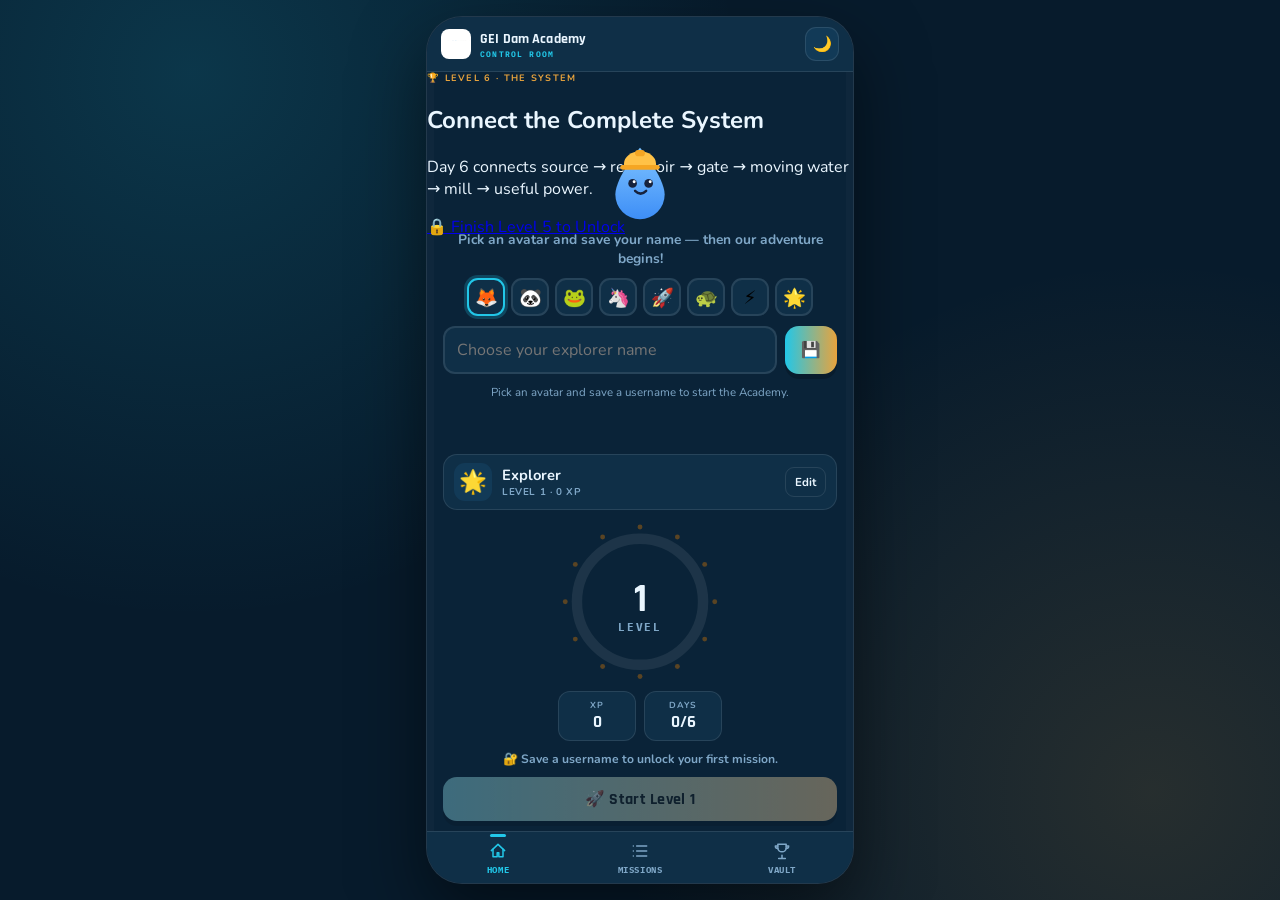
<file: level2.html>
<!doctype html>
<html lang="en" data-theme="dark">
<head>
<meta charset="utf-8">
<meta name="viewport" content="width=device-width,initial-scale=1,maximum-scale=1,user-scalable=no,viewport-fit=cover">
<meta name="theme-color" content="#071b2c">
<title>GEI Dam Academy — Level 2 · DAM / FIRMAMENT</title>
<link rel="preconnect" href="https://fonts.googleapis.com">
<link rel="preconnect" href="https://fonts.gstatic.com" crossorigin>
<link href="https://fonts.googleapis.com/css2?family=Rajdhani:wght@500;600;700&family=Nunito:wght@500;700;800&family=IBM+Plex+Mono:wght@600;700&display=swap" rel="stylesheet">
<style>
:root,[data-theme="dark"]{--bg:#071b2c;--frame:#0a2338;--panel:#0f2f47;--panel2:#123a57;--ink:#eaf6ff;--muted:#7fa7c7;--aqua:#22c7e8;--brass:#e8a33d;--good:#46d19c;--bad:#ff6b6b;--line:rgba(255,255,255,.10);--track:rgba(255,255,255,.08)}
[data-theme="light"]{--bg:#eaf4ff;--frame:#fff;--panel:#f3f9ff;--panel2:#e6f1ff;--ink:#10263c;--muted:#5c7995;--aqua:#0891b2;--brass:#c9821a;--good:#1f9e6c;--bad:#e5484d;--line:rgba(14,36,56,.12);--track:rgba(14,36,56,.08)}
*{box-sizing:border-box;-webkit-tap-highlight-color:transparent}
html,body{height:100%;margin:0;overflow:hidden;background:var(--bg)}
body{position:fixed;inset:0;font-family:"Nunito",system-ui,sans-serif;color:var(--ink)}
button{font:inherit}a{color:inherit;text-decoration:none}.dispf{font-family:"Rajdhani","Nunito",sans-serif}.monof{font-family:"IBM Plex Mono",ui-monospace,monospace}
.phoneOuter{height:100dvh;display:flex;justify-content:center;align-items:center;background:var(--bg)}
.appFrame{width:100%;max-width:428px;height:100dvh;background:var(--frame);overflow:hidden;display:flex;flex-direction:column}
.topbar{flex:0 0 auto;display:flex;align-items:center;justify-content:space-between;padding:calc(6px + env(safe-area-inset-top)) 12px 6px;border-bottom:1px solid var(--line);background:var(--panel)}
.brandRow{display:flex;align-items:center;gap:8px}.brandRow img{width:25px;height:25px;object-fit:contain;border-radius:7px;background:#fff}.brandText b{display:block;font-size:.82rem}.brandText span{display:block;font-size:.5rem;letter-spacing:.14em;color:var(--aqua);font-weight:700}
.themeBtn{width:32px;height:32px;border-radius:10px;border:1px solid var(--line);background:var(--panel2);color:var(--ink)}
.levelScroll{flex:1 1 auto;min-height:0;overflow:hidden;padding:7px 10px;display:flex;flex-direction:column;gap:6px}
.screenHead{flex:0 0 auto}.eyebrow{font-size:.55rem;letter-spacing:.13em;color:var(--brass);font-weight:700}.screenHead h2{margin:1px 0 0;font-size:1rem}.screenHead p{margin:1px 0 0;font-size:.63rem;line-height:1.22;color:var(--muted);font-weight:700}
.card{background:var(--panel);border:1px solid var(--line);border-radius:14px;padding:9px;flex:0 0 auto}
.progTop{display:flex;align-items:center;gap:8px}.avatarChip{width:34px;height:34px;border-radius:10px;background:var(--panel2);display:grid;place-items:center;font-size:1.15rem}.progText{flex:1;min-width:0}.progText b{display:block;font-size:.8rem}.progText small{display:block;font-size:.54rem;color:var(--muted);letter-spacing:.06em}.chipDone{color:var(--good);border:1px solid var(--good);border-radius:999px;padding:4px 7px;font-size:.5rem;font-weight:800}
.dayTrack{display:flex;gap:4px;margin-top:6px}.dayDot{flex:1;height:5px;border-radius:99px;background:var(--track)}.dayDot.done{background:var(--good)}.dayDot.cur{background:linear-gradient(90deg,var(--aqua),var(--brass))}
.track{height:7px;background:var(--track);border-radius:99px;overflow:hidden;margin-top:6px}.fill{height:100%;width:0;background:linear-gradient(90deg,var(--aqua),var(--brass));border-radius:99px}.readouts{display:flex;gap:6px;margin-top:6px}.readout{flex:1;background:var(--panel2);border:1px solid var(--line);border-radius:10px;padding:3px;text-align:center}.readout .tag{display:block;font-size:.48rem;color:var(--muted);font-weight:800}.readout b{font-family:"Rajdhani";font-size:.88rem}
.mission{display:none;flex-direction:column}.mission.active{display:flex}.missionHead{display:flex;justify-content:space-between;align-items:center;gap:6px}.mState{color:var(--aqua);border:1px solid var(--aqua);border-radius:999px;padding:3px 6px;font-size:.5rem;font-weight:800}.mState.done{color:var(--good);border-color:var(--good)}.mTitle{margin:5px 0 0;font-size:.98rem}.lesson{margin:4px 0 0;font-size:.76rem;line-height:1.24;color:var(--muted);font-weight:700}.question{margin:7px 0 5px;font-size:.86rem;line-height:1.22;font-weight:900}.answers{display:flex;flex-direction:column;gap:4px}.answerBtn{width:100%;display:flex;align-items:center;gap:7px;text-align:left;background:var(--panel2);border:1px solid var(--line);border-radius:9px;padding:5px 7px;color:var(--ink);font-size:.76rem;font-weight:800}.aKey{width:21px;height:21px;flex:0 0 auto;border-radius:6px;display:grid;place-items:center;background:var(--panel);border:1px solid var(--line);font-size:.5rem}.answerBtn.ok{border-color:var(--good);background:color-mix(in srgb,var(--good),transparent 87%)}.answerBtn.ok .aKey{background:var(--good);color:#06281a}.answerBtn.bad{border-color:var(--bad)}.answerBtn.off{opacity:.4}.fb{min-height:1em;margin:5px 0 0;font-size:.70rem;line-height:1.22;font-weight:900}.fb.good{color:var(--good)}.fb.bad{color:var(--bad)}.nextBtn{width:100%;margin-top:5px;border:0;border-radius:10px;padding:6px 8px;background:linear-gradient(90deg,var(--aqua),var(--brass));color:#08202f;font-family:"Rajdhani";font-weight:800;font-size:.78rem}.nextBtn:disabled{opacity:.35}
.completeCard{display:none;text-align:center}.completeCard h3{margin:3px 0;font-size:.98rem}.completeCard p{margin:3px 0;font-size:.62rem;color:var(--muted);font-weight:700}.completeStats{display:flex;justify-content:center;gap:5px;margin:5px 0}.completeStats span{font-size:.5rem;border:1px solid var(--line);border-radius:999px;padding:3px 6px;color:var(--muted)}.btnRow{display:flex;gap:5px}.btnRow>*{flex:1}.btnPrimary,.btnGhost{display:block;text-align:center;border:0;border-radius:10px;padding:6px 7px;font-family:"Rajdhani";font-weight:800;font-size:.65rem}.btnPrimary{background:linear-gradient(90deg,var(--aqua),var(--brass));color:#08202f}.btnGhost{border:1px solid var(--line);color:var(--ink)}
.tabbar{flex:0 0 auto;display:flex;border-top:1px solid var(--line);background:var(--panel);padding-bottom:env(safe-area-inset-bottom)}.tabBtn{flex:1;display:flex;flex-direction:column;align-items:center;gap:2px;padding:7px 0 6px;color:var(--muted)}.tabBtn svg{width:18px;height:18px}.tabBtn span{font-size:.5rem;letter-spacing:.06em;font-weight:800}
@media(max-height:700px){.readouts{display:none}.levelScroll{gap:5px}.card{padding:8px}.mission .lesson{font-size:.59rem}.question{font-size:.69rem}.answerBtn{padding:4px 6px;font-size:.61rem}.nextBtn{padding:5px 7px}}
@media(max-height:600px){.screenHead{display:none}.dayTrack{margin-top:4px}.topbar{padding-top:calc(4px + env(safe-area-inset-top));padding-bottom:4px}.tabBtn{padding-top:5px;padding-bottom:4px}}
</style>
<script src="js/gei-game-audio.js"></script><script>
(function(){
  try{
    var raw=localStorage.getItem('gei-academy-state-v1');
    var st=raw?JSON.parse(raw):null;
    var name=st&&typeof st.name==='string'?st.name.trim():'';
    if(!name){
      document.documentElement.style.visibility='hidden';
      location.replace('index.html?return=level2.html');
      return;
    }
  }catch(e){}
})();
</script>
<style id="gei-readable-type-v3">
/* Larger adult-readable / kid-friendly game typography — still one frame, no scroll. */
.screenHead h2{font-size:1.12rem}
.screenHead p{font-size:.72rem;line-height:1.3}
.progText b{font-size:.88rem}
.progText small{font-size:.58rem}
.mState{font-size:.56rem;padding:4px 7px}
.mTitle{font-size:1.03rem}
.lesson{font-size:.81rem;line-height:1.32}
.question{font-size:.93rem;line-height:1.28}
.answerBtn{font-size:.84rem;line-height:1.2;padding:7px 9px;gap:8px}
.aKey{width:23px;height:23px;font-size:.54rem}
.fb{font-size:.75rem;line-height:1.25}
.nextBtn{font-size:.82rem;padding:7px 9px}
.readout .tag{font-size:.52rem}
.readout b{font-size:.94rem}
@media(max-height:700px){
  .screenHead p{display:none}
  .lesson{font-size:.75rem}
  .question{font-size:.87rem}
  .answerBtn{font-size:.78rem;padding:6px 8px}
  .fb{font-size:.70rem}
  .nextBtn{font-size:.78rem}
}
@media(max-height:600px){
  .mTitle{font-size:.94rem}
  .lesson{font-size:.69rem}
  .question{font-size:.82rem}
  .answerBtn{font-size:.73rem}
}
</style>

<style id="gei-polish-v2">
.audioBtn{width:32px;height:32px;border-radius:10px;border:1px solid var(--line);background:var(--panel2);color:var(--ink);font-size:1rem;display:grid;place-items:center}
.topActions{display:flex;gap:5px;align-items:center}
.celebrateBurst{position:fixed;inset:0;pointer-events:none;z-index:30;display:none;overflow:hidden}
.celebrateBurst.show{display:block}
.spark{position:absolute;left:50%;top:46%;font-size:1.1rem;animation:geiSpark 850ms ease-out forwards}
@keyframes geiSpark{0%{opacity:0;transform:translate(-50%,-50%) scale(.3)}12%{opacity:1}100%{opacity:0;transform:translate(calc(-50% + var(--x)),calc(-50% + var(--y))) scale(1.2) rotate(180deg)}}
.badgeReward{display:inline-flex;align-items:center;gap:6px;margin:3px 0;padding:6px 9px;border-radius:999px;background:var(--panel2);border:1px solid var(--brass);color:var(--brass);font-family:"Rajdhani";font-weight:800;font-size:.72rem}
.completeCard{box-shadow:0 10px 30px rgba(0,0,0,.16)}
.resetPanel{position:fixed;left:50%;bottom:58px;transform:translateX(-50%);width:min(92vw,390px);z-index:40;background:var(--panel);border:1px solid var(--line);border-radius:14px;padding:10px;box-shadow:0 14px 36px rgba(0,0,0,.28);display:none}
.resetPanel.show{display:block}
.resetPanel h4{margin:0 0 4px;font-family:"Rajdhani";font-size:.9rem}.resetPanel p{margin:0 0 7px;font-size:.66rem;color:var(--muted);font-weight:700;line-height:1.25}
.resetActions{display:flex;gap:6px}.resetActions button{flex:1;border-radius:9px;padding:7px;border:1px solid var(--line);background:var(--panel2);color:var(--ink);font-family:"Rajdhani";font-weight:800}.resetActions .danger{border-color:var(--bad);color:var(--bad)}
</style>
</head>
<body>
<div class="phoneOuter"><div class="appFrame">
<header class="topbar"><a class="brandRow" href="index.html"><img src="https://assets.zyrosite.com/YZ9jg46Bljs5wOZR/yall-too-logo-vq2GKHxbTzr7g8b8b-O.png" alt="YallToo"><span class="brandText"><b class="dispf">GEI Dam Academy</b><span class="monof">DAY 2 · DAM / FIRMAMENT</span></span></a><div class="topActions"><button class="audioBtn" id="soundBtn" type="button" aria-label="Sound on">🔊</button><button class="themeBtn" id="themeBtn" type="button">🌙</button></div></header><div class="celebrateBurst" id="celebrateBurst" aria-hidden="true"></div>
<main class="levelScroll" id="scroll">
<section class="screenHead"><span class="eyebrow monof">LEVEL 2 · DAM / FIRMAMENT</span><h2 class="dispf">Build the Firmament</h2><p>Day two: the dam rises — the first wall between water and land.</p></section>
<section class="card" id="progressCard"><div class="progTop"><span class="avatarChip" id="profAvatar">🧱</span><div class="progText"><b id="hello">Explorer</b><small class="monof" id="meta">DAY 2 · 0 XP</small></div><span class="chipDone" id="doneChip" hidden>✓ COMPLETE</span></div><div class="dayTrack" id="dayTrack"></div><div class="track"><div class="fill" id="fill"></div></div><div class="readouts"><div class="readout"><span class="tag">XP</span><b id="xpVal">0</b></div><div class="readout"><span class="tag">MISSIONS</span><b id="mVal">0/6</b></div></div></section>
<div id="missions"></div>
<section class="card completeCard" id="completeCard"><div class="monof tagLine">DAY 2 COMPLETE · DAM / FIRMAMENT</div><h3 class="dispf">Level 2 Complete!</h3><p>Level 2 complete — the firmament stands.</p><div class="badgeReward">🏅 GEI Builder Badge Unlocked</div><div class="completeStats"><span>⭐ <b id="xpTotal">0</b> XP</span><span>🗓 <b id="daysTotal">0</b>/6 DAYS</span></div><div class="btnRow"><a class="btnGhost" href="index.html">🏠 Dashboard</a><a class="btnPrimary" href="level3.html">Next: Level 3 →</a></div></section>
<div class="resetPanel" id="resetPanel" aria-hidden="true"><h4>🛠️ Developer Test Tools</h4><p>Reset Academy progress to replay Level 1 → Level 6 from the beginning.</p><div class="resetActions"><button type="button" id="resetCancel">Cancel</button><button type="button" class="danger" id="resetConfirm">Reset Progress</button></div></div></main>
<nav class="tabbar"><a class="tabBtn" href="index.html"><svg viewBox="0 0 24 24" fill="none" stroke="currentColor" stroke-width="1.8"><path d="M4 11.5 12 4l8 7.5"/><path d="M6 10v9h5v-5h2v5h5v-9"/></svg><span>HOME</span></a><a class="tabBtn" href="__PREV__"><svg viewBox="0 0 24 24" fill="none" stroke="currentColor" stroke-width="1.8"><path d="M19 12H5"/><path d="m11 18-6-6 6-6"/></svg><span>PREV</span></a><a class="tabBtn" href="level3.html"><svg viewBox="0 0 24 24" fill="none" stroke="currentColor" stroke-width="1.8"><path d="M5 12h14"/><path d="m13 6 6 6-6 6"/></svg><span>NEXT</span></a></nav>
</div></div>
<script>
(function(){
'use strict';
var KEY='gei-academy-state-v1',N=2,TASK_KEY='level2Tasks',XP_PER=25,XP_FLOOR=300;
var MISSIONS=[["The Firmament", "The firmament is the separating structure.", "In GEI, the firmament is best represented by…", ["A dam — a retaining structure", "A fish in the water", "A field of grain"], "The firmament is the dam."], ["Holding Water", "A dam holds and controls water.", "What is the engineering job of the dam?", ["Hold and control the water", "Create darkness on the land", "Turn the mill directly"], "Hold and control — storage plus command."], ["Upstream", "Water behind the dam is upstream reservoir water.", "Water held behind the dam is…", ["Upstream reservoir water", "Downstream dry land", "The gate handle"], "Behind the wall means upstream."], ["Wall", "The wall creates wet and dry sides.", "What does a dam wall create?", ["A clear separation between two sides", "A new mountain", "A new river bed"], "The wall separates the two sides."], ["Pressure", "Rising water increases hydraulic pressure on the barrier.", "As water rises against a barrier, what increases?", ["Hydraulic pressure", "The weight of the wall itself", "The wall turning to water"], "Higher water means higher pressure."], ["Foundation", "A stable barrier must be verified before proceeding.", "What must a builder verify before moving on?", ["A stable water-control barrier", "A gate that is broken", "An empty reservoir"], "Foundation first — stability before release."]];
var store=null;try{store=localStorage}catch(e){}
function read(){var d={name:'',xp:0,completed:[],avatar:'',theme:'dark',level1Tasks:[],level2Tasks:[],level3Tasks:[],level4Tasks:[],level5Tasks:[],level6Tasks:[]};try{var o=JSON.parse(store.getItem(KEY)||'null');if(o)Object.assign(d,o)}catch(e){}if(!Array.isArray(d.completed))d.completed=[];var a=Array.isArray(d[TASK_KEY])?d[TASK_KEY]:[],out=[],seen={};a.forEach(function(v){var n=Number(v);if(Number.isInteger(n)&&n>=0&&n<6&&!seen[n]){seen[n]=1;out.push(n)}});out.sort(function(a,b){return a-b});d[TASK_KEY]=out;return d}
function write(s){try{store&&store.setItem(KEY,JSON.stringify(s))}catch(e){}}
function $(id){return document.getElementById(id)}
var state=read(),done=state[TASK_KEY].slice(),doneSet={};done.forEach(function(x){doneSet[x]=1});
var alreadyDone=state.completed.indexOf(N)!==-1,locked=(state.completed.indexOf(N-1)===-1);
var theme=$('themeBtn');document.documentElement.dataset.theme=state.theme==='light'?'light':'dark';theme.textContent=state.theme==='light'?'☀️':'🌙';
theme.onclick=function(){state=read();state.theme=state.theme==='light'?'dark':'light';write(state);document.documentElement.dataset.theme=state.theme;this.textContent=state.theme==='light'?'☀️':'🌙'};
function renderTop(){var nm=state.name||'Explorer';$('profAvatar').textContent=state.avatar||'🧱';$('hello').textContent=nm;$('meta').textContent='DAY '+N+' · '+Number(state.xp||0)+' XP';$('xpVal').textContent=String(Number(state.xp||0));var c=Math.min(6,done.length);$('mVal').textContent=c+'/6';$('fill').style.width=(c/6*100)+'%';$('doneChip').hidden=!alreadyDone}
(function(){var h='';for(var i=1;i<=6;i++){var cls='dayDot';if(state.completed.indexOf(i)!==-1)cls+=' done';else if(i===N)cls+=' cur';h+='<a class="'+cls+'" href="level'+i+'.html" aria-label="Go to day '+i+'"></a>'}$('dayTrack').innerHTML=h})();
function build(){var host=$('missions');host.innerHTML=MISSIONS.map(function(m,i){return '<article class="card mission'+(i===0?' active':'')+'" id="m'+i+'"><div class="missionHead"><span class="eyebrow monof">MISSION '+('0'+(i+1))+' / 06</span><span class="mState" id="st'+i+'">'+(doneSet[i]?'✓ DONE':'▶ NEXT')+'</span></div><h3 class="dispf mTitle">'+m[0]+'</h3><p class="lesson">'+m[1]+'</p><p class="question">'+m[2]+'</p><div class="answers">'+m[3].map(function(o,j){return '<button type="button" class="answerBtn" data-j="'+j+'"><span class="aKey monof">'+String.fromCharCode(65+j)+'</span><span>'+o+'</span></button>'}).join('')+'</div><p class="fb" id="fb'+i+'"></p><button type="button" class="nextBtn" id="n'+i+'" disabled>'+(i===5?'Complete Level 2 🏆':'Next Mission →')+'</button></article>'}).join('');
host.hidden=false;MISSIONS.forEach(function(m,i){var card=$('m'+i),bs=card.querySelectorAll('.answerBtn'),fb=$('fb'+i),nb=$('n'+i);bs.forEach(function(b){b.onclick=function(){var good=Number(b.dataset.j)===0;bs.forEach(function(x){x.disabled=true;if(x!==b)x.classList.add('off')});if(good){b.classList.add('ok');fb.className='fb good';fb.textContent='✅ Correct! +'+XP_PER+' XP — '+m[4];if(!doneSet[i]){doneSet[i]=1;done.push(i);done.sort(function(a,b){return a-b});state[TASK_KEY]=done.slice();state.xp=Number(state.xp||0)+XP_PER;write(state)}$('st'+i).textContent='✓ DONE';$('st'+i).className='mState done';renderTop();nb.disabled=false}else{b.classList.add('bad');fb.className='fb bad';fb.textContent='❌ Not quite — try again.';setTimeout(function(){bs.forEach(function(x){x.disabled=false;x.classList.remove('bad','off')});fb.textContent=''},650)}}});nb.onclick=function(){if(i===5){if(done.length===6)completeLevel()}else{card.classList.remove('active');$('m'+(i+1)).classList.add('active')}}})}
function completeLevel(){alreadyDone=true;if(state.completed.indexOf(N)===-1)state.completed.push(N);state.xp=Math.max(Number(state.xp||0),XP_FLOOR);write(state);$('completeCard').style.display='block';$('doneChip').hidden=false;document.querySelectorAll('.mission').forEach(function(x){x.classList.remove('active')});$('missions').hidden=true;renderTop()}
function start(){if(locked){renderTop();$('missions').hidden=true;return}renderTop();build();if(alreadyDone)completeLevel()}
start();
})();
</script>
<script>
(function(){
  function bindGEI(){
    document.querySelectorAll('.answerBtn').forEach(function(b){
      if(b.__geiAudio)return;
      b.__geiAudio=true;
      b.addEventListener('click',function(){
        if(typeof window.sound==='function') window.sound('click');
        setTimeout(function(){
          if(typeof window.sound==='function'){
            if(b.classList.contains('ok')) window.sound('correct');
            else if(b.classList.contains('bad')) window.sound('wrong');
          }
        },25);
      },true);
    });
    document.querySelectorAll('.nextBtn').forEach(function(b){
      if(b.__geiAudio)return;
      b.__geiAudio=true;
      b.addEventListener('click',function(){
        if(!b.disabled && typeof window.sound==='function') window.sound('save');
        if(/Complete Level/.test(b.textContent||'') && typeof window.sound==='function'){
          setTimeout(function(){window.sound('level-complete')},45);
        }
      },true);
    });
  }
  bindGEI();
  new MutationObserver(bindGEI).observe(document.documentElement,{subtree:true,childList:true});
})();
</script>
<script id="gei-polish-engine">
(function(){
  'use strict';
  var SOUND_KEY='gei-academy-sound-enabled-v1', enabled=true;
  try{var v=localStorage.getItem(SOUND_KEY); if(v!==null) enabled=v!=='0';}catch(e){}
  var rawSound=window.sound;
  function play(k){if(enabled&&typeof rawSound==='function'){try{rawSound(k)}catch(e){}}}
  var sb=document.getElementById('soundBtn');
  function paint(){if(sb){sb.textContent=enabled?'🔊':'🔇';sb.setAttribute('aria-label',enabled?'Sound on':'Sound off');}}
  paint();
  if(sb)sb.onclick=function(){enabled=!enabled;try{localStorage.setItem(SOUND_KEY,enabled?'1':'0')}catch(e){}paint();if(enabled)play('click');};

  function burst(finale){
    var host=document.getElementById('celebrateBurst'); if(!host)return;
    host.innerHTML='';
    var icons=finale?['✨','⭐','💧','🏆','🎉']:['💧','✨','⭐'];
    for(var i=0;i<(finale?20:8);i++){
      var x=document.createElement('span'); x.className='spark'; x.textContent=icons[i%icons.length];
      x.style.setProperty('--x',(Math.random()*280-140)+'px');
      x.style.setProperty('--y',(Math.random()*220-120)+'px');
      x.style.animationDelay=(Math.random()*80)+'ms'; host.appendChild(x);
    }
    host.classList.add('show'); setTimeout(function(){host.classList.remove('show');host.innerHTML=''},950);
  }

  // Long-press the level eyebrow to expose the developer reset tool.
  var trig=document.querySelector('.screenHead .eyebrow'), hold=null;
  if(trig){
    trig.addEventListener('touchstart',function(){hold=setTimeout(function(){
      var panel=document.getElementById('resetPanel');
      if(panel){panel.classList.add('show');panel.setAttribute('aria-hidden','false');play('click');}
    },900)},{passive:true});
    ['touchend','touchcancel','mouseleave'].forEach(function(ev){trig.addEventListener(ev,function(){clearTimeout(hold)})});
  }
  var rc=document.getElementById('resetCancel'),rr=document.getElementById('resetConfirm');
  if(rc)rc.onclick=function(){var p=document.getElementById('resetPanel');p.classList.remove('show');p.setAttribute('aria-hidden','true')};
  if(rr)rr.onclick=function(){try{localStorage.removeItem('gei-academy-state-v1');localStorage.removeItem(SOUND_KEY)}catch(e){}location.href='index.html'};

  document.addEventListener('click',function(e){
    var t=e.target;if(!t)return;
    if(t.classList && t.classList.contains('answerBtn')){
      setTimeout(function(){
        if(t.classList.contains('ok')){play('correct');burst(false);}
        else if(t.classList.contains('bad')){play('wrong');burst(false);}
      },25);
    }
    if(t.classList && t.classList.contains('nextBtn') && /Complete Level/i.test(t.textContent||'')){
      setTimeout(function(){play('level-complete');burst(true);},40);
    }
  },true);
})();
</script>
</body></html>
</file>
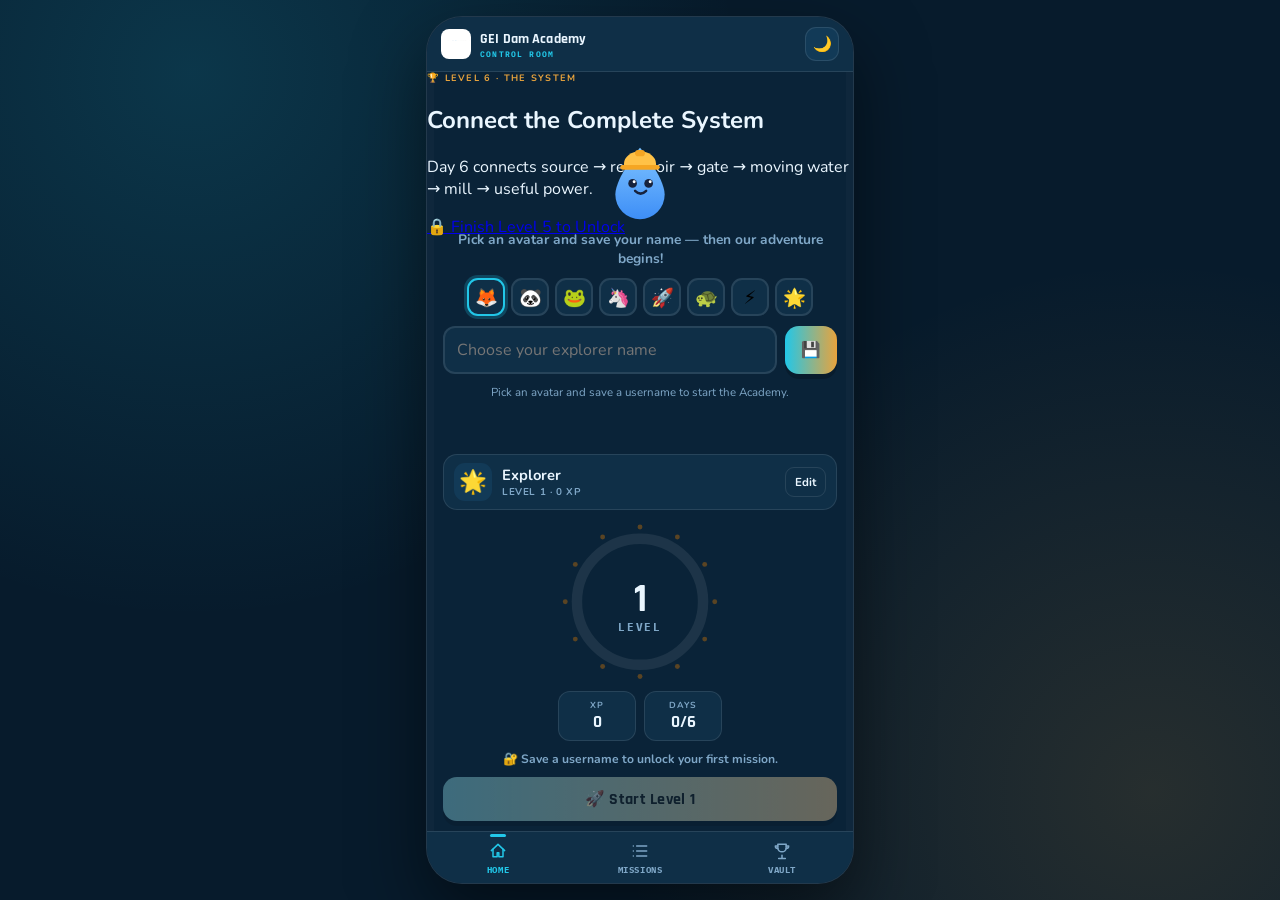
<file: level3.html>
<!doctype html>
<html lang="en" data-theme="dark">
<head>
<meta charset="utf-8">
<meta name="viewport" content="width=device-width,initial-scale=1,maximum-scale=1,user-scalable=no,viewport-fit=cover">
<meta name="theme-color" content="#071b2c">
<title>GEI Dam Academy — Level 3 · RESERVOIR</title>
<link rel="preconnect" href="https://fonts.googleapis.com">
<link rel="preconnect" href="https://fonts.gstatic.com" crossorigin>
<link href="https://fonts.googleapis.com/css2?family=Rajdhani:wght@500;600;700&family=Nunito:wght@500;700;800&family=IBM+Plex+Mono:wght@600;700&display=swap" rel="stylesheet">
<style>
:root,[data-theme="dark"]{--bg:#071b2c;--frame:#0a2338;--panel:#0f2f47;--panel2:#123a57;--ink:#eaf6ff;--muted:#7fa7c7;--aqua:#22c7e8;--brass:#e8a33d;--good:#46d19c;--bad:#ff6b6b;--line:rgba(255,255,255,.10);--track:rgba(255,255,255,.08)}
[data-theme="light"]{--bg:#eaf4ff;--frame:#fff;--panel:#f3f9ff;--panel2:#e6f1ff;--ink:#10263c;--muted:#5c7995;--aqua:#0891b2;--brass:#c9821a;--good:#1f9e6c;--bad:#e5484d;--line:rgba(14,36,56,.12);--track:rgba(14,36,56,.08)}
*{box-sizing:border-box;-webkit-tap-highlight-color:transparent}
html,body{height:100%;margin:0;overflow:hidden;background:var(--bg)}
body{position:fixed;inset:0;font-family:"Nunito",system-ui,sans-serif;color:var(--ink)}
button{font:inherit}a{color:inherit;text-decoration:none}.dispf{font-family:"Rajdhani","Nunito",sans-serif}.monof{font-family:"IBM Plex Mono",ui-monospace,monospace}
.phoneOuter{height:100dvh;display:flex;justify-content:center;align-items:center;background:var(--bg)}
.appFrame{width:100%;max-width:428px;height:100dvh;background:var(--frame);overflow:hidden;display:flex;flex-direction:column}
.topbar{flex:0 0 auto;display:flex;align-items:center;justify-content:space-between;padding:calc(6px + env(safe-area-inset-top)) 12px 6px;border-bottom:1px solid var(--line);background:var(--panel)}
.brandRow{display:flex;align-items:center;gap:8px}.brandRow img{width:25px;height:25px;object-fit:contain;border-radius:7px;background:#fff}.brandText b{display:block;font-size:.82rem}.brandText span{display:block;font-size:.5rem;letter-spacing:.14em;color:var(--aqua);font-weight:700}
.themeBtn{width:32px;height:32px;border-radius:10px;border:1px solid var(--line);background:var(--panel2);color:var(--ink)}
.levelScroll{flex:1 1 auto;min-height:0;overflow:hidden;padding:7px 10px;display:flex;flex-direction:column;gap:6px}
.screenHead{flex:0 0 auto}.eyebrow{font-size:.55rem;letter-spacing:.13em;color:var(--brass);font-weight:700}.screenHead h2{margin:1px 0 0;font-size:1rem}.screenHead p{margin:1px 0 0;font-size:.63rem;line-height:1.22;color:var(--muted);font-weight:700}
.card{background:var(--panel);border:1px solid var(--line);border-radius:14px;padding:9px;flex:0 0 auto}
.progTop{display:flex;align-items:center;gap:8px}.avatarChip{width:34px;height:34px;border-radius:10px;background:var(--panel2);display:grid;place-items:center;font-size:1.15rem}.progText{flex:1;min-width:0}.progText b{display:block;font-size:.8rem}.progText small{display:block;font-size:.54rem;color:var(--muted);letter-spacing:.06em}.chipDone{color:var(--good);border:1px solid var(--good);border-radius:999px;padding:4px 7px;font-size:.5rem;font-weight:800}
.dayTrack{display:flex;gap:4px;margin-top:6px}.dayDot{flex:1;height:5px;border-radius:99px;background:var(--track)}.dayDot.done{background:var(--good)}.dayDot.cur{background:linear-gradient(90deg,var(--aqua),var(--brass))}
.track{height:7px;background:var(--track);border-radius:99px;overflow:hidden;margin-top:6px}.fill{height:100%;width:0;background:linear-gradient(90deg,var(--aqua),var(--brass));border-radius:99px}.readouts{display:flex;gap:6px;margin-top:6px}.readout{flex:1;background:var(--panel2);border:1px solid var(--line);border-radius:10px;padding:3px;text-align:center}.readout .tag{display:block;font-size:.48rem;color:var(--muted);font-weight:800}.readout b{font-family:"Rajdhani";font-size:.88rem}
.mission{display:none;flex-direction:column}.mission.active{display:flex}.missionHead{display:flex;justify-content:space-between;align-items:center;gap:6px}.mState{color:var(--aqua);border:1px solid var(--aqua);border-radius:999px;padding:3px 6px;font-size:.5rem;font-weight:800}.mState.done{color:var(--good);border-color:var(--good)}.mTitle{margin:5px 0 0;font-size:.98rem}.lesson{margin:4px 0 0;font-size:.76rem;line-height:1.24;color:var(--muted);font-weight:700}.question{margin:7px 0 5px;font-size:.86rem;line-height:1.22;font-weight:900}.answers{display:flex;flex-direction:column;gap:4px}.answerBtn{width:100%;display:flex;align-items:center;gap:7px;text-align:left;background:var(--panel2);border:1px solid var(--line);border-radius:9px;padding:5px 7px;color:var(--ink);font-size:.76rem;font-weight:800}.aKey{width:21px;height:21px;flex:0 0 auto;border-radius:6px;display:grid;place-items:center;background:var(--panel);border:1px solid var(--line);font-size:.5rem}.answerBtn.ok{border-color:var(--good);background:color-mix(in srgb,var(--good),transparent 87%)}.answerBtn.ok .aKey{background:var(--good);color:#06281a}.answerBtn.bad{border-color:var(--bad)}.answerBtn.off{opacity:.4}.fb{min-height:1em;margin:5px 0 0;font-size:.70rem;line-height:1.22;font-weight:900}.fb.good{color:var(--good)}.fb.bad{color:var(--bad)}.nextBtn{width:100%;margin-top:5px;border:0;border-radius:10px;padding:6px 8px;background:linear-gradient(90deg,var(--aqua),var(--brass));color:#08202f;font-family:"Rajdhani";font-weight:800;font-size:.78rem}.nextBtn:disabled{opacity:.35}
.completeCard{display:none;text-align:center}.completeCard h3{margin:3px 0;font-size:.98rem}.completeCard p{margin:3px 0;font-size:.62rem;color:var(--muted);font-weight:700}.completeStats{display:flex;justify-content:center;gap:5px;margin:5px 0}.completeStats span{font-size:.5rem;border:1px solid var(--line);border-radius:999px;padding:3px 6px;color:var(--muted)}.btnRow{display:flex;gap:5px}.btnRow>*{flex:1}.btnPrimary,.btnGhost{display:block;text-align:center;border:0;border-radius:10px;padding:6px 7px;font-family:"Rajdhani";font-weight:800;font-size:.65rem}.btnPrimary{background:linear-gradient(90deg,var(--aqua),var(--brass));color:#08202f}.btnGhost{border:1px solid var(--line);color:var(--ink)}
.tabbar{flex:0 0 auto;display:flex;border-top:1px solid var(--line);background:var(--panel);padding-bottom:env(safe-area-inset-bottom)}.tabBtn{flex:1;display:flex;flex-direction:column;align-items:center;gap:2px;padding:7px 0 6px;color:var(--muted)}.tabBtn svg{width:18px;height:18px}.tabBtn span{font-size:.5rem;letter-spacing:.06em;font-weight:800}
@media(max-height:700px){.readouts{display:none}.levelScroll{gap:5px}.card{padding:8px}.mission .lesson{font-size:.59rem}.question{font-size:.69rem}.answerBtn{padding:4px 6px;font-size:.61rem}.nextBtn{padding:5px 7px}}
@media(max-height:600px){.screenHead{display:none}.dayTrack{margin-top:4px}.topbar{padding-top:calc(4px + env(safe-area-inset-top));padding-bottom:4px}.tabBtn{padding-top:5px;padding-bottom:4px}}
</style>
<script src="js/gei-game-audio.js"></script><script>
(function(){
  try{
    var raw=localStorage.getItem('gei-academy-state-v1');
    var st=raw?JSON.parse(raw):null;
    var name=st&&typeof st.name==='string'?st.name.trim():'';
    if(!name){
      document.documentElement.style.visibility='hidden';
      location.replace('index.html?return=level3.html');
      return;
    }
  }catch(e){}
})();
</script>
<style id="gei-readable-type-v3">
/* Larger adult-readable / kid-friendly game typography — still one frame, no scroll. */
.screenHead h2{font-size:1.12rem}
.screenHead p{font-size:.72rem;line-height:1.3}
.progText b{font-size:.88rem}
.progText small{font-size:.58rem}
.mState{font-size:.56rem;padding:4px 7px}
.mTitle{font-size:1.03rem}
.lesson{font-size:.81rem;line-height:1.32}
.question{font-size:.93rem;line-height:1.28}
.answerBtn{font-size:.84rem;line-height:1.2;padding:7px 9px;gap:8px}
.aKey{width:23px;height:23px;font-size:.54rem}
.fb{font-size:.75rem;line-height:1.25}
.nextBtn{font-size:.82rem;padding:7px 9px}
.readout .tag{font-size:.52rem}
.readout b{font-size:.94rem}
@media(max-height:700px){
  .screenHead p{display:none}
  .lesson{font-size:.75rem}
  .question{font-size:.87rem}
  .answerBtn{font-size:.78rem;padding:6px 8px}
  .fb{font-size:.70rem}
  .nextBtn{font-size:.78rem}
}
@media(max-height:600px){
  .mTitle{font-size:.94rem}
  .lesson{font-size:.69rem}
  .question{font-size:.82rem}
  .answerBtn{font-size:.73rem}
}
</style>

<style id="gei-polish-v2">
.audioBtn{width:32px;height:32px;border-radius:10px;border:1px solid var(--line);background:var(--panel2);color:var(--ink);font-size:1rem;display:grid;place-items:center}
.topActions{display:flex;gap:5px;align-items:center}
.celebrateBurst{position:fixed;inset:0;pointer-events:none;z-index:30;display:none;overflow:hidden}
.celebrateBurst.show{display:block}
.spark{position:absolute;left:50%;top:46%;font-size:1.1rem;animation:geiSpark 850ms ease-out forwards}
@keyframes geiSpark{0%{opacity:0;transform:translate(-50%,-50%) scale(.3)}12%{opacity:1}100%{opacity:0;transform:translate(calc(-50% + var(--x)),calc(-50% + var(--y))) scale(1.2) rotate(180deg)}}
.badgeReward{display:inline-flex;align-items:center;gap:6px;margin:3px 0;padding:6px 9px;border-radius:999px;background:var(--panel2);border:1px solid var(--brass);color:var(--brass);font-family:"Rajdhani";font-weight:800;font-size:.72rem}
.completeCard{box-shadow:0 10px 30px rgba(0,0,0,.16)}
.resetPanel{position:fixed;left:50%;bottom:58px;transform:translateX(-50%);width:min(92vw,390px);z-index:40;background:var(--panel);border:1px solid var(--line);border-radius:14px;padding:10px;box-shadow:0 14px 36px rgba(0,0,0,.28);display:none}
.resetPanel.show{display:block}
.resetPanel h4{margin:0 0 4px;font-family:"Rajdhani";font-size:.9rem}.resetPanel p{margin:0 0 7px;font-size:.66rem;color:var(--muted);font-weight:700;line-height:1.25}
.resetActions{display:flex;gap:6px}.resetActions button{flex:1;border-radius:9px;padding:7px;border:1px solid var(--line);background:var(--panel2);color:var(--ink);font-family:"Rajdhani";font-weight:800}.resetActions .danger{border-color:var(--bad);color:var(--bad)}
</style>
</head>
<body>
<div class="phoneOuter"><div class="appFrame">
<header class="topbar"><a class="brandRow" href="index.html"><img src="https://assets.zyrosite.com/YZ9jg46Bljs5wOZR/yall-too-logo-vq2GKHxbTzr7g8b8b-O.png" alt="YallToo"><span class="brandText"><b class="dispf">GEI Dam Academy</b><span class="monof">DAY 3 · RESERVOIR</span></span></a><div class="topActions"><button class="audioBtn" id="soundBtn" type="button" aria-label="Sound on">🔊</button><button class="themeBtn" id="themeBtn" type="button">🌙</button></div></header><div class="celebrateBurst" id="celebrateBurst" aria-hidden="true"></div>
<main class="levelScroll" id="scroll">
<section class="screenHead"><span class="eyebrow monof">LEVEL 3 · RESERVOIR</span><h2 class="dispf">Hold the Reservoir</h2><p>Day three: water finds its basin — store it before you release it.</p></section>
<section class="card" id="progressCard"><div class="progTop"><span class="avatarChip" id="profAvatar">💧</span><div class="progText"><b id="hello">Explorer</b><small class="monof" id="meta">DAY 3 · 0 XP</small></div><span class="chipDone" id="doneChip" hidden>✓ COMPLETE</span></div><div class="dayTrack" id="dayTrack"></div><div class="track"><div class="fill" id="fill"></div></div><div class="readouts"><div class="readout"><span class="tag">XP</span><b id="xpVal">0</b></div><div class="readout"><span class="tag">MISSIONS</span><b id="mVal">0/6</b></div></div></section>
<div id="missions"></div>
<section class="card completeCard" id="completeCard"><div class="monof tagLine">DAY 3 COMPLETE · RESERVOIR</div><h3 class="dispf">Level 3 Complete!</h3><p>Level 3 complete — the reservoir holds.</p><div class="badgeReward">🏅 GEI Builder Badge Unlocked</div><div class="completeStats"><span>⭐ <b id="xpTotal">0</b> XP</span><span>🗓 <b id="daysTotal">0</b>/6 DAYS</span></div><div class="btnRow"><a class="btnGhost" href="index.html">🏠 Dashboard</a><a class="btnPrimary" href="level4.html">Next: Level 4 →</a></div></section>
<div class="resetPanel" id="resetPanel" aria-hidden="true"><h4>🛠️ Developer Test Tools</h4><p>Reset Academy progress to replay Level 1 → Level 6 from the beginning.</p><div class="resetActions"><button type="button" id="resetCancel">Cancel</button><button type="button" class="danger" id="resetConfirm">Reset Progress</button></div></div></main>
<nav class="tabbar"><a class="tabBtn" href="index.html"><svg viewBox="0 0 24 24" fill="none" stroke="currentColor" stroke-width="1.8"><path d="M4 11.5 12 4l8 7.5"/><path d="M6 10v9h5v-5h2v5h5v-9"/></svg><span>HOME</span></a><a class="tabBtn" href="__PREV__"><svg viewBox="0 0 24 24" fill="none" stroke="currentColor" stroke-width="1.8"><path d="M19 12H5"/><path d="m11 18-6-6 6-6"/></svg><span>PREV</span></a><a class="tabBtn" href="level4.html"><svg viewBox="0 0 24 24" fill="none" stroke="currentColor" stroke-width="1.8"><path d="M5 12h14"/><path d="m13 6 6 6-6 6"/></svg><span>NEXT</span></a></nav>
</div></div>
<script>
(function(){
'use strict';
var KEY='gei-academy-state-v1',N=3,TASK_KEY='level3Tasks',XP_PER=25,XP_FLOOR=450;
var MISSIONS=[["The Basin", "The reservoir is the basin where water waits.", "What is the reservoir in the GEI system?", ["The storage basin that holds water", "A field of crops", "The control room"], "The reservoir is the storage basin."], ["Capacity", "Every basin has a maximum safe capacity.", "Reservoir capacity is…", ["The maximum water the basin can hold", "The height of the mill wheel", "The number of gates"], "Capacity is the maximum safe storage."], ["The Banks", "Banks and a sound base keep water inside.", "What keeps water inside the reservoir?", ["Banks and a sealed base", "Open channels in the ground", "The mill wheel"], "Banks and a sealed base hold the store."], ["Filling", "During filling, storage is built before release.", "While the reservoir is filling, the gates should…", ["Stay closed so water is stored", "Open wide to release everything", "Be removed"], "Close the gates to fill the store."], ["Stored Power", "Stored water holds potential energy.", "Water stored in the reservoir is…", ["Stored potential energy", "Noise in the basin", "Darkness in the deep"], "A full reservoir is stored energy."], ["Overflow", "A spillway safely carries surplus water away.", "What protects the reservoir from overfilling?", ["A spillway for surplus water", "A second mill", "A fence around the wall"], "The spillway carries surplus water safely."]];
var store=null;try{store=localStorage}catch(e){}
function read(){var d={name:'',xp:0,completed:[],avatar:'',theme:'dark',level1Tasks:[],level2Tasks:[],level3Tasks:[],level4Tasks:[],level5Tasks:[],level6Tasks:[]};try{var o=JSON.parse(store.getItem(KEY)||'null');if(o)Object.assign(d,o)}catch(e){}if(!Array.isArray(d.completed))d.completed=[];var a=Array.isArray(d[TASK_KEY])?d[TASK_KEY]:[],out=[],seen={};a.forEach(function(v){var n=Number(v);if(Number.isInteger(n)&&n>=0&&n<6&&!seen[n]){seen[n]=1;out.push(n)}});out.sort(function(a,b){return a-b});d[TASK_KEY]=out;return d}
function write(s){try{store&&store.setItem(KEY,JSON.stringify(s))}catch(e){}}
function $(id){return document.getElementById(id)}
var state=read(),done=state[TASK_KEY].slice(),doneSet={};done.forEach(function(x){doneSet[x]=1});
var alreadyDone=state.completed.indexOf(N)!==-1,locked=(state.completed.indexOf(N-1)===-1);
var theme=$('themeBtn');document.documentElement.dataset.theme=state.theme==='light'?'light':'dark';theme.textContent=state.theme==='light'?'☀️':'🌙';
theme.onclick=function(){state=read();state.theme=state.theme==='light'?'dark':'light';write(state);document.documentElement.dataset.theme=state.theme;this.textContent=state.theme==='light'?'☀️':'🌙'};
function renderTop(){var nm=state.name||'Explorer';$('profAvatar').textContent=state.avatar||'💧';$('hello').textContent=nm;$('meta').textContent='DAY '+N+' · '+Number(state.xp||0)+' XP';$('xpVal').textContent=String(Number(state.xp||0));var c=Math.min(6,done.length);$('mVal').textContent=c+'/6';$('fill').style.width=(c/6*100)+'%';$('doneChip').hidden=!alreadyDone}
(function(){var h='';for(var i=1;i<=6;i++){var cls='dayDot';if(state.completed.indexOf(i)!==-1)cls+=' done';else if(i===N)cls+=' cur';h+='<a class="'+cls+'" href="level'+i+'.html" aria-label="Go to day '+i+'"></a>'}$('dayTrack').innerHTML=h})();
function build(){var host=$('missions');host.innerHTML=MISSIONS.map(function(m,i){return '<article class="card mission'+(i===0?' active':'')+'" id="m'+i+'"><div class="missionHead"><span class="eyebrow monof">MISSION '+('0'+(i+1))+' / 06</span><span class="mState" id="st'+i+'">'+(doneSet[i]?'✓ DONE':'▶ NEXT')+'</span></div><h3 class="dispf mTitle">'+m[0]+'</h3><p class="lesson">'+m[1]+'</p><p class="question">'+m[2]+'</p><div class="answers">'+m[3].map(function(o,j){return '<button type="button" class="answerBtn" data-j="'+j+'"><span class="aKey monof">'+String.fromCharCode(65+j)+'</span><span>'+o+'</span></button>'}).join('')+'</div><p class="fb" id="fb'+i+'"></p><button type="button" class="nextBtn" id="n'+i+'" disabled>'+(i===5?'Complete Level 3 🏆':'Next Mission →')+'</button></article>'}).join('');
host.hidden=false;MISSIONS.forEach(function(m,i){var card=$('m'+i),bs=card.querySelectorAll('.answerBtn'),fb=$('fb'+i),nb=$('n'+i);bs.forEach(function(b){b.onclick=function(){var good=Number(b.dataset.j)===0;bs.forEach(function(x){x.disabled=true;if(x!==b)x.classList.add('off')});if(good){b.classList.add('ok');fb.className='fb good';fb.textContent='✅ Correct! +'+XP_PER+' XP — '+m[4];if(!doneSet[i]){doneSet[i]=1;done.push(i);done.sort(function(a,b){return a-b});state[TASK_KEY]=done.slice();state.xp=Number(state.xp||0)+XP_PER;write(state)}$('st'+i).textContent='✓ DONE';$('st'+i).className='mState done';renderTop();nb.disabled=false}else{b.classList.add('bad');fb.className='fb bad';fb.textContent='❌ Not quite — try again.';setTimeout(function(){bs.forEach(function(x){x.disabled=false;x.classList.remove('bad','off')});fb.textContent=''},650)}}});nb.onclick=function(){if(i===5){if(done.length===6)completeLevel()}else{card.classList.remove('active');$('m'+(i+1)).classList.add('active')}}})}
function completeLevel(){alreadyDone=true;if(state.completed.indexOf(N)===-1)state.completed.push(N);state.xp=Math.max(Number(state.xp||0),XP_FLOOR);write(state);$('completeCard').style.display='block';$('doneChip').hidden=false;document.querySelectorAll('.mission').forEach(function(x){x.classList.remove('active')});$('missions').hidden=true;renderTop()}
function start(){if(locked){renderTop();$('missions').hidden=true;return}renderTop();build();if(alreadyDone)completeLevel()}
start();
})();
</script>
<script>
(function(){
  function bindGEI(){
    document.querySelectorAll('.answerBtn').forEach(function(b){
      if(b.__geiAudio)return;
      b.__geiAudio=true;
      b.addEventListener('click',function(){
        if(typeof window.sound==='function') window.sound('click');
        setTimeout(function(){
          if(typeof window.sound==='function'){
            if(b.classList.contains('ok')) window.sound('correct');
            else if(b.classList.contains('bad')) window.sound('wrong');
          }
        },25);
      },true);
    });
    document.querySelectorAll('.nextBtn').forEach(function(b){
      if(b.__geiAudio)return;
      b.__geiAudio=true;
      b.addEventListener('click',function(){
        if(!b.disabled && typeof window.sound==='function') window.sound('save');
        if(/Complete Level/.test(b.textContent||'') && typeof window.sound==='function'){
          setTimeout(function(){window.sound('level-complete')},45);
        }
      },true);
    });
  }
  bindGEI();
  new MutationObserver(bindGEI).observe(document.documentElement,{subtree:true,childList:true});
})();
</script>
<script id="gei-polish-engine">
(function(){
  'use strict';
  var SOUND_KEY='gei-academy-sound-enabled-v1', enabled=true;
  try{var v=localStorage.getItem(SOUND_KEY); if(v!==null) enabled=v!=='0';}catch(e){}
  var rawSound=window.sound;
  function play(k){if(enabled&&typeof rawSound==='function'){try{rawSound(k)}catch(e){}}}
  var sb=document.getElementById('soundBtn');
  function paint(){if(sb){sb.textContent=enabled?'🔊':'🔇';sb.setAttribute('aria-label',enabled?'Sound on':'Sound off');}}
  paint();
  if(sb)sb.onclick=function(){enabled=!enabled;try{localStorage.setItem(SOUND_KEY,enabled?'1':'0')}catch(e){}paint();if(enabled)play('click');};

  function burst(finale){
    var host=document.getElementById('celebrateBurst'); if(!host)return;
    host.innerHTML='';
    var icons=finale?['✨','⭐','💧','🏆','🎉']:['💧','✨','⭐'];
    for(var i=0;i<(finale?20:8);i++){
      var x=document.createElement('span'); x.className='spark'; x.textContent=icons[i%icons.length];
      x.style.setProperty('--x',(Math.random()*280-140)+'px');
      x.style.setProperty('--y',(Math.random()*220-120)+'px');
      x.style.animationDelay=(Math.random()*80)+'ms'; host.appendChild(x);
    }
    host.classList.add('show'); setTimeout(function(){host.classList.remove('show');host.innerHTML=''},950);
  }

  // Long-press the level eyebrow to expose the developer reset tool.
  var trig=document.querySelector('.screenHead .eyebrow'), hold=null;
  if(trig){
    trig.addEventListener('touchstart',function(){hold=setTimeout(function(){
      var panel=document.getElementById('resetPanel');
      if(panel){panel.classList.add('show');panel.setAttribute('aria-hidden','false');play('click');}
    },900)},{passive:true});
    ['touchend','touchcancel','mouseleave'].forEach(function(ev){trig.addEventListener(ev,function(){clearTimeout(hold)})});
  }
  var rc=document.getElementById('resetCancel'),rr=document.getElementById('resetConfirm');
  if(rc)rc.onclick=function(){var p=document.getElementById('resetPanel');p.classList.remove('show');p.setAttribute('aria-hidden','true')};
  if(rr)rr.onclick=function(){try{localStorage.removeItem('gei-academy-state-v1');localStorage.removeItem(SOUND_KEY)}catch(e){}location.href='index.html'};

  document.addEventListener('click',function(e){
    var t=e.target;if(!t)return;
    if(t.classList && t.classList.contains('answerBtn')){
      setTimeout(function(){
        if(t.classList.contains('ok')){play('correct');burst(false);}
        else if(t.classList.contains('bad')){play('wrong');burst(false);}
      },25);
    }
    if(t.classList && t.classList.contains('nextBtn') && /Complete Level/i.test(t.textContent||'')){
      setTimeout(function(){play('level-complete');burst(true);},40);
    }
  },true);
})();
</script>
</body></html>
</file>
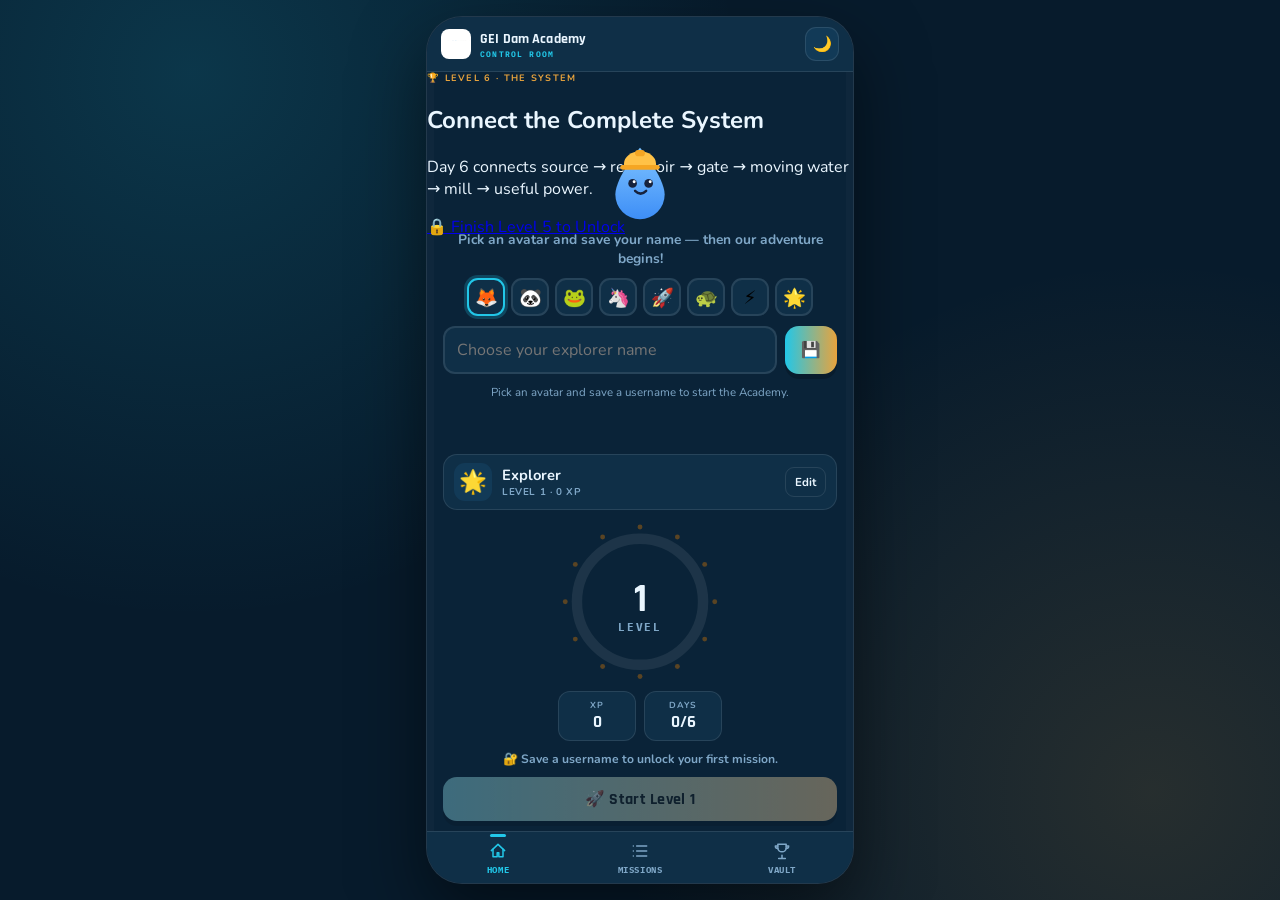
<file: level4.html>
<!doctype html>
<html lang="en" data-theme="dark">
<head>
<meta charset="utf-8">
<meta name="viewport" content="width=device-width,initial-scale=1,maximum-scale=1,user-scalable=no,viewport-fit=cover">
<meta name="theme-color" content="#071b2c">
<title>GEI Dam Academy — Level 4 · OPERATIONS</title>
<link rel="preconnect" href="https://fonts.googleapis.com">
<link rel="preconnect" href="https://fonts.gstatic.com" crossorigin>
<link href="https://fonts.googleapis.com/css2?family=Rajdhani:wght@500;600;700&family=Nunito:wght@500;700;800&family=IBM+Plex+Mono:wght@600;700&display=swap" rel="stylesheet">
<style>
:root,[data-theme="dark"]{--bg:#071b2c;--frame:#0a2338;--panel:#0f2f47;--panel2:#123a57;--ink:#eaf6ff;--muted:#7fa7c7;--aqua:#22c7e8;--brass:#e8a33d;--good:#46d19c;--bad:#ff6b6b;--line:rgba(255,255,255,.10);--track:rgba(255,255,255,.08)}
[data-theme="light"]{--bg:#eaf4ff;--frame:#fff;--panel:#f3f9ff;--panel2:#e6f1ff;--ink:#10263c;--muted:#5c7995;--aqua:#0891b2;--brass:#c9821a;--good:#1f9e6c;--bad:#e5484d;--line:rgba(14,36,56,.12);--track:rgba(14,36,56,.08)}
*{box-sizing:border-box;-webkit-tap-highlight-color:transparent}
html,body{height:100%;margin:0;overflow:hidden;background:var(--bg)}
body{position:fixed;inset:0;font-family:"Nunito",system-ui,sans-serif;color:var(--ink)}
button{font:inherit}a{color:inherit;text-decoration:none}.dispf{font-family:"Rajdhani","Nunito",sans-serif}.monof{font-family:"IBM Plex Mono",ui-monospace,monospace}
.phoneOuter{height:100dvh;display:flex;justify-content:center;align-items:center;background:var(--bg)}
.appFrame{width:100%;max-width:428px;height:100dvh;background:var(--frame);overflow:hidden;display:flex;flex-direction:column}
.topbar{flex:0 0 auto;display:flex;align-items:center;justify-content:space-between;padding:calc(6px + env(safe-area-inset-top)) 12px 6px;border-bottom:1px solid var(--line);background:var(--panel)}
.brandRow{display:flex;align-items:center;gap:8px}.brandRow img{width:25px;height:25px;object-fit:contain;border-radius:7px;background:#fff}.brandText b{display:block;font-size:.82rem}.brandText span{display:block;font-size:.5rem;letter-spacing:.14em;color:var(--aqua);font-weight:700}
.themeBtn{width:32px;height:32px;border-radius:10px;border:1px solid var(--line);background:var(--panel2);color:var(--ink)}
.levelScroll{flex:1 1 auto;min-height:0;overflow:hidden;padding:7px 10px;display:flex;flex-direction:column;gap:6px}
.screenHead{flex:0 0 auto}.eyebrow{font-size:.55rem;letter-spacing:.13em;color:var(--brass);font-weight:700}.screenHead h2{margin:1px 0 0;font-size:1rem}.screenHead p{margin:1px 0 0;font-size:.63rem;line-height:1.22;color:var(--muted);font-weight:700}
.card{background:var(--panel);border:1px solid var(--line);border-radius:14px;padding:9px;flex:0 0 auto}
.progTop{display:flex;align-items:center;gap:8px}.avatarChip{width:34px;height:34px;border-radius:10px;background:var(--panel2);display:grid;place-items:center;font-size:1.15rem}.progText{flex:1;min-width:0}.progText b{display:block;font-size:.8rem}.progText small{display:block;font-size:.54rem;color:var(--muted);letter-spacing:.06em}.chipDone{color:var(--good);border:1px solid var(--good);border-radius:999px;padding:4px 7px;font-size:.5rem;font-weight:800}
.dayTrack{display:flex;gap:4px;margin-top:6px}.dayDot{flex:1;height:5px;border-radius:99px;background:var(--track)}.dayDot.done{background:var(--good)}.dayDot.cur{background:linear-gradient(90deg,var(--aqua),var(--brass))}
.track{height:7px;background:var(--track);border-radius:99px;overflow:hidden;margin-top:6px}.fill{height:100%;width:0;background:linear-gradient(90deg,var(--aqua),var(--brass));border-radius:99px}.readouts{display:flex;gap:6px;margin-top:6px}.readout{flex:1;background:var(--panel2);border:1px solid var(--line);border-radius:10px;padding:3px;text-align:center}.readout .tag{display:block;font-size:.48rem;color:var(--muted);font-weight:800}.readout b{font-family:"Rajdhani";font-size:.88rem}
.mission{display:none;flex-direction:column}.mission.active{display:flex}.missionHead{display:flex;justify-content:space-between;align-items:center;gap:6px}.mState{color:var(--aqua);border:1px solid var(--aqua);border-radius:999px;padding:3px 6px;font-size:.5rem;font-weight:800}.mState.done{color:var(--good);border-color:var(--good)}.mTitle{margin:5px 0 0;font-size:.98rem}.lesson{margin:4px 0 0;font-size:.76rem;line-height:1.24;color:var(--muted);font-weight:700}.question{margin:7px 0 5px;font-size:.86rem;line-height:1.22;font-weight:900}.answers{display:flex;flex-direction:column;gap:4px}.answerBtn{width:100%;display:flex;align-items:center;gap:7px;text-align:left;background:var(--panel2);border:1px solid var(--line);border-radius:9px;padding:5px 7px;color:var(--ink);font-size:.76rem;font-weight:800}.aKey{width:21px;height:21px;flex:0 0 auto;border-radius:6px;display:grid;place-items:center;background:var(--panel);border:1px solid var(--line);font-size:.5rem}.answerBtn.ok{border-color:var(--good);background:color-mix(in srgb,var(--good),transparent 87%)}.answerBtn.ok .aKey{background:var(--good);color:#06281a}.answerBtn.bad{border-color:var(--bad)}.answerBtn.off{opacity:.4}.fb{min-height:1em;margin:5px 0 0;font-size:.70rem;line-height:1.22;font-weight:900}.fb.good{color:var(--good)}.fb.bad{color:var(--bad)}.nextBtn{width:100%;margin-top:5px;border:0;border-radius:10px;padding:6px 8px;background:linear-gradient(90deg,var(--aqua),var(--brass));color:#08202f;font-family:"Rajdhani";font-weight:800;font-size:.78rem}.nextBtn:disabled{opacity:.35}
.completeCard{display:none;text-align:center}.completeCard h3{margin:3px 0;font-size:.98rem}.completeCard p{margin:3px 0;font-size:.62rem;color:var(--muted);font-weight:700}.completeStats{display:flex;justify-content:center;gap:5px;margin:5px 0}.completeStats span{font-size:.5rem;border:1px solid var(--line);border-radius:999px;padding:3px 6px;color:var(--muted)}.btnRow{display:flex;gap:5px}.btnRow>*{flex:1}.btnPrimary,.btnGhost{display:block;text-align:center;border:0;border-radius:10px;padding:6px 7px;font-family:"Rajdhani";font-weight:800;font-size:.65rem}.btnPrimary{background:linear-gradient(90deg,var(--aqua),var(--brass));color:#08202f}.btnGhost{border:1px solid var(--line);color:var(--ink)}
.tabbar{flex:0 0 auto;display:flex;border-top:1px solid var(--line);background:var(--panel);padding-bottom:env(safe-area-inset-bottom)}.tabBtn{flex:1;display:flex;flex-direction:column;align-items:center;gap:2px;padding:7px 0 6px;color:var(--muted)}.tabBtn svg{width:18px;height:18px}.tabBtn span{font-size:.5rem;letter-spacing:.06em;font-weight:800}
@media(max-height:700px){.readouts{display:none}.levelScroll{gap:5px}.card{padding:8px}.mission .lesson{font-size:.59rem}.question{font-size:.69rem}.answerBtn{padding:4px 6px;font-size:.61rem}.nextBtn{padding:5px 7px}}
@media(max-height:600px){.screenHead{display:none}.dayTrack{margin-top:4px}.topbar{padding-top:calc(4px + env(safe-area-inset-top));padding-bottom:4px}.tabBtn{padding-top:5px;padding-bottom:4px}}
</style>
<script src="js/gei-game-audio.js"></script><script>
(function(){
  try{
    var raw=localStorage.getItem('gei-academy-state-v1');
    var st=raw?JSON.parse(raw):null;
    var name=st&&typeof st.name==='string'?st.name.trim():'';
    if(!name){
      document.documentElement.style.visibility='hidden';
      location.replace('index.html?return=level4.html');
      return;
    }
  }catch(e){}
})();
</script>
<style id="gei-readable-type-v3">
/* Larger adult-readable / kid-friendly game typography — still one frame, no scroll. */
.screenHead h2{font-size:1.12rem}
.screenHead p{font-size:.72rem;line-height:1.3}
.progText b{font-size:.88rem}
.progText small{font-size:.58rem}
.mState{font-size:.56rem;padding:4px 7px}
.mTitle{font-size:1.03rem}
.lesson{font-size:.81rem;line-height:1.32}
.question{font-size:.93rem;line-height:1.28}
.answerBtn{font-size:.84rem;line-height:1.2;padding:7px 9px;gap:8px}
.aKey{width:23px;height:23px;font-size:.54rem}
.fb{font-size:.75rem;line-height:1.25}
.nextBtn{font-size:.82rem;padding:7px 9px}
.readout .tag{font-size:.52rem}
.readout b{font-size:.94rem}
@media(max-height:700px){
  .screenHead p{display:none}
  .lesson{font-size:.75rem}
  .question{font-size:.87rem}
  .answerBtn{font-size:.78rem;padding:6px 8px}
  .fb{font-size:.70rem}
  .nextBtn{font-size:.78rem}
}
@media(max-height:600px){
  .mTitle{font-size:.94rem}
  .lesson{font-size:.69rem}
  .question{font-size:.82rem}
  .answerBtn{font-size:.73rem}
}
</style>

<style id="gei-polish-v2">
.audioBtn{width:32px;height:32px;border-radius:10px;border:1px solid var(--line);background:var(--panel2);color:var(--ink);font-size:1rem;display:grid;place-items:center}
.topActions{display:flex;gap:5px;align-items:center}
.celebrateBurst{position:fixed;inset:0;pointer-events:none;z-index:30;display:none;overflow:hidden}
.celebrateBurst.show{display:block}
.spark{position:absolute;left:50%;top:46%;font-size:1.1rem;animation:geiSpark 850ms ease-out forwards}
@keyframes geiSpark{0%{opacity:0;transform:translate(-50%,-50%) scale(.3)}12%{opacity:1}100%{opacity:0;transform:translate(calc(-50% + var(--x)),calc(-50% + var(--y))) scale(1.2) rotate(180deg)}}
.badgeReward{display:inline-flex;align-items:center;gap:6px;margin:3px 0;padding:6px 9px;border-radius:999px;background:var(--panel2);border:1px solid var(--brass);color:var(--brass);font-family:"Rajdhani";font-weight:800;font-size:.72rem}
.completeCard{box-shadow:0 10px 30px rgba(0,0,0,.16)}
.resetPanel{position:fixed;left:50%;bottom:58px;transform:translateX(-50%);width:min(92vw,390px);z-index:40;background:var(--panel);border:1px solid var(--line);border-radius:14px;padding:10px;box-shadow:0 14px 36px rgba(0,0,0,.28);display:none}
.resetPanel.show{display:block}
.resetPanel h4{margin:0 0 4px;font-family:"Rajdhani";font-size:.9rem}.resetPanel p{margin:0 0 7px;font-size:.66rem;color:var(--muted);font-weight:700;line-height:1.25}
.resetActions{display:flex;gap:6px}.resetActions button{flex:1;border-radius:9px;padding:7px;border:1px solid var(--line);background:var(--panel2);color:var(--ink);font-family:"Rajdhani";font-weight:800}.resetActions .danger{border-color:var(--bad);color:var(--bad)}
</style>
</head>
<body>
<div class="phoneOuter"><div class="appFrame">
<header class="topbar"><a class="brandRow" href="index.html"><img src="https://assets.zyrosite.com/YZ9jg46Bljs5wOZR/yall-too-logo-vq2GKHxbTzr7g8b8b-O.png" alt="YallToo"><span class="brandText"><b class="dispf">GEI Dam Academy</b><span class="monof">DAY 4 · OPERATIONS</span></span></a><div class="topActions"><button class="audioBtn" id="soundBtn" type="button" aria-label="Sound on">🔊</button><button class="themeBtn" id="themeBtn" type="button">🌙</button></div></header><div class="celebrateBurst" id="celebrateBurst" aria-hidden="true"></div>
<main class="levelScroll" id="scroll">
<section class="screenHead"><span class="eyebrow monof">LEVEL 4 · OPERATIONS</span><h2 class="dispf">Run the Operations</h2><p>Day four: gates open and close — flow moves only on command.</p></section>
<section class="card" id="progressCard"><div class="progTop"><span class="avatarChip" id="profAvatar">🚪</span><div class="progText"><b id="hello">Explorer</b><small class="monof" id="meta">DAY 4 · 0 XP</small></div><span class="chipDone" id="doneChip" hidden>✓ COMPLETE</span></div><div class="dayTrack" id="dayTrack"></div><div class="track"><div class="fill" id="fill"></div></div><div class="readouts"><div class="readout"><span class="tag">XP</span><b id="xpVal">0</b></div><div class="readout"><span class="tag">MISSIONS</span><b id="mVal">0/6</b></div></div></section>
<div id="missions"></div>
<section class="card completeCard" id="completeCard"><div class="monof tagLine">DAY 4 COMPLETE · OPERATIONS</div><h3 class="dispf">Level 4 Complete!</h3><p>Level 4 complete — operations are live.</p><div class="badgeReward">🏅 GEI Builder Badge Unlocked</div><div class="completeStats"><span>⭐ <b id="xpTotal">0</b> XP</span><span>🗓 <b id="daysTotal">0</b>/6 DAYS</span></div><div class="btnRow"><a class="btnGhost" href="index.html">🏠 Dashboard</a><a class="btnPrimary" href="level5.html">Next: Level 5 →</a></div></section>
<div class="resetPanel" id="resetPanel" aria-hidden="true"><h4>🛠️ Developer Test Tools</h4><p>Reset Academy progress to replay Level 1 → Level 6 from the beginning.</p><div class="resetActions"><button type="button" id="resetCancel">Cancel</button><button type="button" class="danger" id="resetConfirm">Reset Progress</button></div></div></main>
<nav class="tabbar"><a class="tabBtn" href="index.html"><svg viewBox="0 0 24 24" fill="none" stroke="currentColor" stroke-width="1.8"><path d="M4 11.5 12 4l8 7.5"/><path d="M6 10v9h5v-5h2v5h5v-9"/></svg><span>HOME</span></a><a class="tabBtn" href="__PREV__"><svg viewBox="0 0 24 24" fill="none" stroke="currentColor" stroke-width="1.8"><path d="M19 12H5"/><path d="m11 18-6-6 6-6"/></svg><span>PREV</span></a><a class="tabBtn" href="level5.html"><svg viewBox="0 0 24 24" fill="none" stroke="currentColor" stroke-width="1.8"><path d="M5 12h14"/><path d="m13 6 6 6-6 6"/></svg><span>NEXT</span></a></nav>
</div></div>
<script>
(function(){
'use strict';
var KEY='gei-academy-state-v1',N=4,TASK_KEY='level4Tasks',XP_PER=25,XP_FLOOR=600;
var MISSIONS=[["The Gate", "The gate is the operator's control point.", "What is the job of the gate?", ["Release water under control", "Hold water forever", "Spin by itself"], "The gate controls release."], ["Opening", "Opening the gate turns stored water into controlled flow.", "What happens when the operator opens a gate?", ["Water releases in a controlled flow", "The reservoir refills faster", "The wall slides sideways"], "Open gate means controlled release."], ["Downstream", "Released water has a planned destination.", "Where does released water travel?", ["Downstream, where it is needed", "Back into the mountain", "Into the sky"], "Released water goes downstream."], ["Closing", "Closing ends the release.", "How does an operator stop a release?", ["Close the gate", "Open it wider", "Remove the wall"], "Close the gate and the release stops."], ["Schedule", "Good operations follow a planned schedule.", "What makes operations run well?", ["A planned release schedule", "Releasing at random times", "Never releasing"], "Plan the releases."], ["Safety First", "Operators inspect the works before release.", "Before opening a gate, operators…", ["Inspect the works and clear downstream", "Open instantly", "Ignore warning signs"], "Inspect first, then release."]];
var store=null;try{store=localStorage}catch(e){}
function read(){var d={name:'',xp:0,completed:[],avatar:'',theme:'dark',level1Tasks:[],level2Tasks:[],level3Tasks:[],level4Tasks:[],level5Tasks:[],level6Tasks:[]};try{var o=JSON.parse(store.getItem(KEY)||'null');if(o)Object.assign(d,o)}catch(e){}if(!Array.isArray(d.completed))d.completed=[];var a=Array.isArray(d[TASK_KEY])?d[TASK_KEY]:[],out=[],seen={};a.forEach(function(v){var n=Number(v);if(Number.isInteger(n)&&n>=0&&n<6&&!seen[n]){seen[n]=1;out.push(n)}});out.sort(function(a,b){return a-b});d[TASK_KEY]=out;return d}
function write(s){try{store&&store.setItem(KEY,JSON.stringify(s))}catch(e){}}
function $(id){return document.getElementById(id)}
var state=read(),done=state[TASK_KEY].slice(),doneSet={};done.forEach(function(x){doneSet[x]=1});
var alreadyDone=state.completed.indexOf(N)!==-1,locked=(state.completed.indexOf(N-1)===-1);
var theme=$('themeBtn');document.documentElement.dataset.theme=state.theme==='light'?'light':'dark';theme.textContent=state.theme==='light'?'☀️':'🌙';
theme.onclick=function(){state=read();state.theme=state.theme==='light'?'dark':'light';write(state);document.documentElement.dataset.theme=state.theme;this.textContent=state.theme==='light'?'☀️':'🌙'};
function renderTop(){var nm=state.name||'Explorer';$('profAvatar').textContent=state.avatar||'🚪';$('hello').textContent=nm;$('meta').textContent='DAY '+N+' · '+Number(state.xp||0)+' XP';$('xpVal').textContent=String(Number(state.xp||0));var c=Math.min(6,done.length);$('mVal').textContent=c+'/6';$('fill').style.width=(c/6*100)+'%';$('doneChip').hidden=!alreadyDone}
(function(){var h='';for(var i=1;i<=6;i++){var cls='dayDot';if(state.completed.indexOf(i)!==-1)cls+=' done';else if(i===N)cls+=' cur';h+='<a class="'+cls+'" href="level'+i+'.html" aria-label="Go to day '+i+'"></a>'}$('dayTrack').innerHTML=h})();
function build(){var host=$('missions');host.innerHTML=MISSIONS.map(function(m,i){return '<article class="card mission'+(i===0?' active':'')+'" id="m'+i+'"><div class="missionHead"><span class="eyebrow monof">MISSION '+('0'+(i+1))+' / 06</span><span class="mState" id="st'+i+'">'+(doneSet[i]?'✓ DONE':'▶ NEXT')+'</span></div><h3 class="dispf mTitle">'+m[0]+'</h3><p class="lesson">'+m[1]+'</p><p class="question">'+m[2]+'</p><div class="answers">'+m[3].map(function(o,j){return '<button type="button" class="answerBtn" data-j="'+j+'"><span class="aKey monof">'+String.fromCharCode(65+j)+'</span><span>'+o+'</span></button>'}).join('')+'</div><p class="fb" id="fb'+i+'"></p><button type="button" class="nextBtn" id="n'+i+'" disabled>'+(i===5?'Complete Level 4 🏆':'Next Mission →')+'</button></article>'}).join('');
host.hidden=false;MISSIONS.forEach(function(m,i){var card=$('m'+i),bs=card.querySelectorAll('.answerBtn'),fb=$('fb'+i),nb=$('n'+i);bs.forEach(function(b){b.onclick=function(){var good=Number(b.dataset.j)===0;bs.forEach(function(x){x.disabled=true;if(x!==b)x.classList.add('off')});if(good){b.classList.add('ok');fb.className='fb good';fb.textContent='✅ Correct! +'+XP_PER+' XP — '+m[4];if(!doneSet[i]){doneSet[i]=1;done.push(i);done.sort(function(a,b){return a-b});state[TASK_KEY]=done.slice();state.xp=Number(state.xp||0)+XP_PER;write(state)}$('st'+i).textContent='✓ DONE';$('st'+i).className='mState done';renderTop();nb.disabled=false}else{b.classList.add('bad');fb.className='fb bad';fb.textContent='❌ Not quite — try again.';setTimeout(function(){bs.forEach(function(x){x.disabled=false;x.classList.remove('bad','off')});fb.textContent=''},650)}}});nb.onclick=function(){if(i===5){if(done.length===6)completeLevel()}else{card.classList.remove('active');$('m'+(i+1)).classList.add('active')}}})}
function completeLevel(){alreadyDone=true;if(state.completed.indexOf(N)===-1)state.completed.push(N);state.xp=Math.max(Number(state.xp||0),XP_FLOOR);write(state);$('completeCard').style.display='block';$('doneChip').hidden=false;document.querySelectorAll('.mission').forEach(function(x){x.classList.remove('active')});$('missions').hidden=true;renderTop()}
function start(){if(locked){renderTop();$('missions').hidden=true;return}renderTop();build();if(alreadyDone)completeLevel()}
start();
})();
</script>
<script>
(function(){
  function bindGEI(){
    document.querySelectorAll('.answerBtn').forEach(function(b){
      if(b.__geiAudio)return;
      b.__geiAudio=true;
      b.addEventListener('click',function(){
        if(typeof window.sound==='function') window.sound('click');
        setTimeout(function(){
          if(typeof window.sound==='function'){
            if(b.classList.contains('ok')) window.sound('correct');
            else if(b.classList.contains('bad')) window.sound('wrong');
          }
        },25);
      },true);
    });
    document.querySelectorAll('.nextBtn').forEach(function(b){
      if(b.__geiAudio)return;
      b.__geiAudio=true;
      b.addEventListener('click',function(){
        if(!b.disabled && typeof window.sound==='function') window.sound('save');
        if(/Complete Level/.test(b.textContent||'') && typeof window.sound==='function'){
          setTimeout(function(){window.sound('level-complete')},45);
        }
      },true);
    });
  }
  bindGEI();
  new MutationObserver(bindGEI).observe(document.documentElement,{subtree:true,childList:true});
})();
</script>
<script id="gei-polish-engine">
(function(){
  'use strict';
  var SOUND_KEY='gei-academy-sound-enabled-v1', enabled=true;
  try{var v=localStorage.getItem(SOUND_KEY); if(v!==null) enabled=v!=='0';}catch(e){}
  var rawSound=window.sound;
  function play(k){if(enabled&&typeof rawSound==='function'){try{rawSound(k)}catch(e){}}}
  var sb=document.getElementById('soundBtn');
  function paint(){if(sb){sb.textContent=enabled?'🔊':'🔇';sb.setAttribute('aria-label',enabled?'Sound on':'Sound off');}}
  paint();
  if(sb)sb.onclick=function(){enabled=!enabled;try{localStorage.setItem(SOUND_KEY,enabled?'1':'0')}catch(e){}paint();if(enabled)play('click');};

  function burst(finale){
    var host=document.getElementById('celebrateBurst'); if(!host)return;
    host.innerHTML='';
    var icons=finale?['✨','⭐','💧','🏆','🎉']:['💧','✨','⭐'];
    for(var i=0;i<(finale?20:8);i++){
      var x=document.createElement('span'); x.className='spark'; x.textContent=icons[i%icons.length];
      x.style.setProperty('--x',(Math.random()*280-140)+'px');
      x.style.setProperty('--y',(Math.random()*220-120)+'px');
      x.style.animationDelay=(Math.random()*80)+'ms'; host.appendChild(x);
    }
    host.classList.add('show'); setTimeout(function(){host.classList.remove('show');host.innerHTML=''},950);
  }

  // Long-press the level eyebrow to expose the developer reset tool.
  var trig=document.querySelector('.screenHead .eyebrow'), hold=null;
  if(trig){
    trig.addEventListener('touchstart',function(){hold=setTimeout(function(){
      var panel=document.getElementById('resetPanel');
      if(panel){panel.classList.add('show');panel.setAttribute('aria-hidden','false');play('click');}
    },900)},{passive:true});
    ['touchend','touchcancel','mouseleave'].forEach(function(ev){trig.addEventListener(ev,function(){clearTimeout(hold)})});
  }
  var rc=document.getElementById('resetCancel'),rr=document.getElementById('resetConfirm');
  if(rc)rc.onclick=function(){var p=document.getElementById('resetPanel');p.classList.remove('show');p.setAttribute('aria-hidden','true')};
  if(rr)rr.onclick=function(){try{localStorage.removeItem('gei-academy-state-v1');localStorage.removeItem(SOUND_KEY)}catch(e){}location.href='index.html'};

  document.addEventListener('click',function(e){
    var t=e.target;if(!t)return;
    if(t.classList && t.classList.contains('answerBtn')){
      setTimeout(function(){
        if(t.classList.contains('ok')){play('correct');burst(false);}
        else if(t.classList.contains('bad')){play('wrong');burst(false);}
      },25);
    }
    if(t.classList && t.classList.contains('nextBtn') && /Complete Level/i.test(t.textContent||'')){
      setTimeout(function(){play('level-complete');burst(true);},40);
    }
  },true);
})();
</script>
</body></html>
</file>
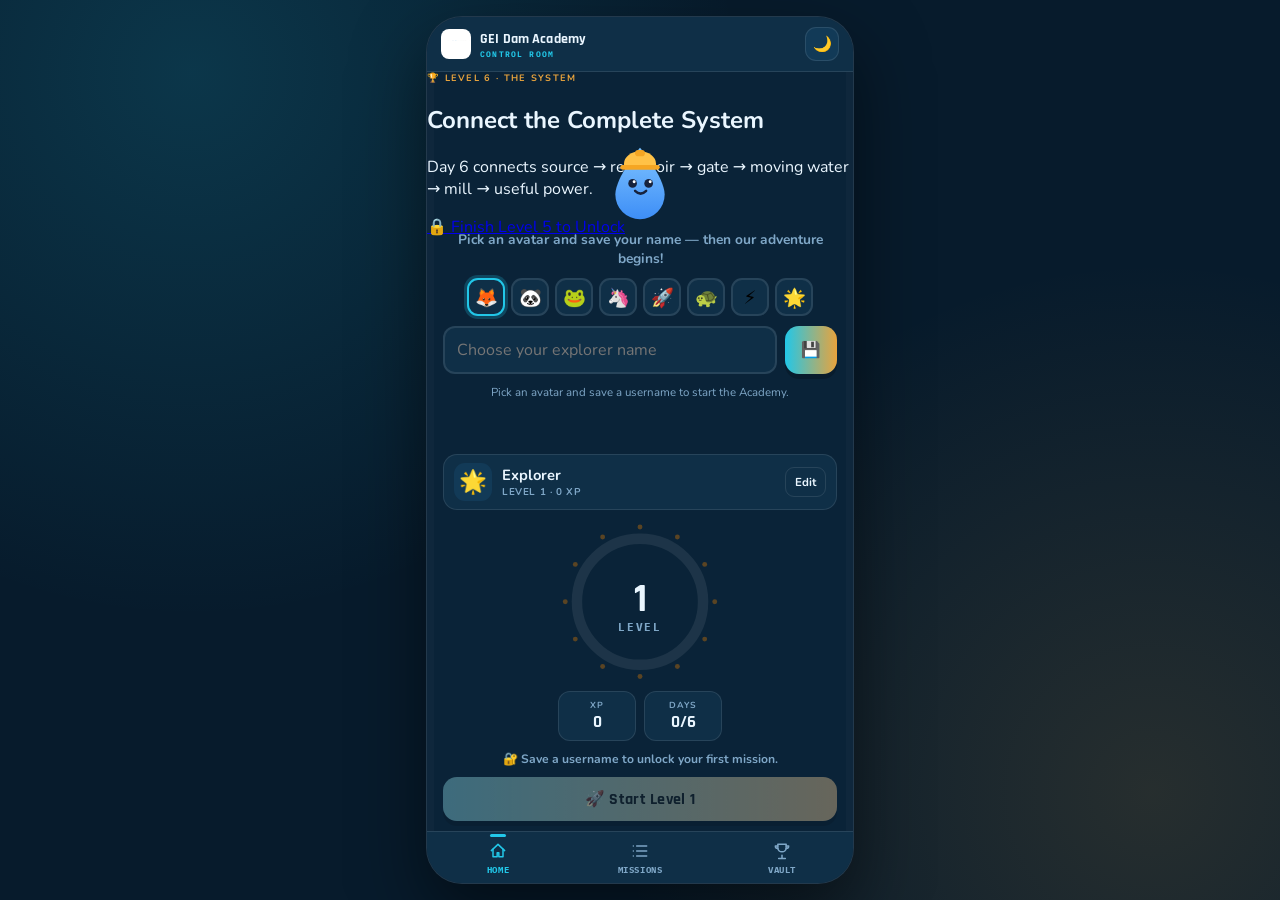
<file: level5.html>
<!doctype html>
<html lang="en" data-theme="dark">
<head>
<meta charset="utf-8">
<meta name="viewport" content="width=device-width,initial-scale=1,maximum-scale=1,user-scalable=no,viewport-fit=cover">
<meta name="theme-color" content="#071b2c">
<title>GEI Dam Academy — Level 5 · THE MILL</title>
<link rel="preconnect" href="https://fonts.googleapis.com">
<link rel="preconnect" href="https://fonts.gstatic.com" crossorigin>
<link href="https://fonts.googleapis.com/css2?family=Rajdhani:wght@500;600;700&family=Nunito:wght@500;700;800&family=IBM+Plex+Mono:wght@600;700&display=swap" rel="stylesheet">
<style>
:root,[data-theme="dark"]{--bg:#071b2c;--frame:#0a2338;--panel:#0f2f47;--panel2:#123a57;--ink:#eaf6ff;--muted:#7fa7c7;--aqua:#22c7e8;--brass:#e8a33d;--good:#46d19c;--bad:#ff6b6b;--line:rgba(255,255,255,.10);--track:rgba(255,255,255,.08)}
[data-theme="light"]{--bg:#eaf4ff;--frame:#fff;--panel:#f3f9ff;--panel2:#e6f1ff;--ink:#10263c;--muted:#5c7995;--aqua:#0891b2;--brass:#c9821a;--good:#1f9e6c;--bad:#e5484d;--line:rgba(14,36,56,.12);--track:rgba(14,36,56,.08)}
*{box-sizing:border-box;-webkit-tap-highlight-color:transparent}
html,body{height:100%;margin:0;overflow:hidden;background:var(--bg)}
body{position:fixed;inset:0;font-family:"Nunito",system-ui,sans-serif;color:var(--ink)}
button{font:inherit}a{color:inherit;text-decoration:none}.dispf{font-family:"Rajdhani","Nunito",sans-serif}.monof{font-family:"IBM Plex Mono",ui-monospace,monospace}
.phoneOuter{height:100dvh;display:flex;justify-content:center;align-items:center;background:var(--bg)}
.appFrame{width:100%;max-width:428px;height:100dvh;background:var(--frame);overflow:hidden;display:flex;flex-direction:column}
.topbar{flex:0 0 auto;display:flex;align-items:center;justify-content:space-between;padding:calc(6px + env(safe-area-inset-top)) 12px 6px;border-bottom:1px solid var(--line);background:var(--panel)}
.brandRow{display:flex;align-items:center;gap:8px}.brandRow img{width:25px;height:25px;object-fit:contain;border-radius:7px;background:#fff}.brandText b{display:block;font-size:.82rem}.brandText span{display:block;font-size:.5rem;letter-spacing:.14em;color:var(--aqua);font-weight:700}
.themeBtn{width:32px;height:32px;border-radius:10px;border:1px solid var(--line);background:var(--panel2);color:var(--ink)}
.levelScroll{flex:1 1 auto;min-height:0;overflow:hidden;padding:7px 10px;display:flex;flex-direction:column;gap:6px}
.screenHead{flex:0 0 auto}.eyebrow{font-size:.55rem;letter-spacing:.13em;color:var(--brass);font-weight:700}.screenHead h2{margin:1px 0 0;font-size:1rem}.screenHead p{margin:1px 0 0;font-size:.63rem;line-height:1.22;color:var(--muted);font-weight:700}
.card{background:var(--panel);border:1px solid var(--line);border-radius:14px;padding:9px;flex:0 0 auto}
.progTop{display:flex;align-items:center;gap:8px}.avatarChip{width:34px;height:34px;border-radius:10px;background:var(--panel2);display:grid;place-items:center;font-size:1.15rem}.progText{flex:1;min-width:0}.progText b{display:block;font-size:.8rem}.progText small{display:block;font-size:.54rem;color:var(--muted);letter-spacing:.06em}.chipDone{color:var(--good);border:1px solid var(--good);border-radius:999px;padding:4px 7px;font-size:.5rem;font-weight:800}
.dayTrack{display:flex;gap:4px;margin-top:6px}.dayDot{flex:1;height:5px;border-radius:99px;background:var(--track)}.dayDot.done{background:var(--good)}.dayDot.cur{background:linear-gradient(90deg,var(--aqua),var(--brass))}
.track{height:7px;background:var(--track);border-radius:99px;overflow:hidden;margin-top:6px}.fill{height:100%;width:0;background:linear-gradient(90deg,var(--aqua),var(--brass));border-radius:99px}.readouts{display:flex;gap:6px;margin-top:6px}.readout{flex:1;background:var(--panel2);border:1px solid var(--line);border-radius:10px;padding:3px;text-align:center}.readout .tag{display:block;font-size:.48rem;color:var(--muted);font-weight:800}.readout b{font-family:"Rajdhani";font-size:.88rem}
.mission{display:none;flex-direction:column}.mission.active{display:flex}.missionHead{display:flex;justify-content:space-between;align-items:center;gap:6px}.mState{color:var(--aqua);border:1px solid var(--aqua);border-radius:999px;padding:3px 6px;font-size:.5rem;font-weight:800}.mState.done{color:var(--good);border-color:var(--good)}.mTitle{margin:5px 0 0;font-size:.98rem}.lesson{margin:4px 0 0;font-size:.76rem;line-height:1.24;color:var(--muted);font-weight:700}.question{margin:7px 0 5px;font-size:.86rem;line-height:1.22;font-weight:900}.answers{display:flex;flex-direction:column;gap:4px}.answerBtn{width:100%;display:flex;align-items:center;gap:7px;text-align:left;background:var(--panel2);border:1px solid var(--line);border-radius:9px;padding:5px 7px;color:var(--ink);font-size:.76rem;font-weight:800}.aKey{width:21px;height:21px;flex:0 0 auto;border-radius:6px;display:grid;place-items:center;background:var(--panel);border:1px solid var(--line);font-size:.5rem}.answerBtn.ok{border-color:var(--good);background:color-mix(in srgb,var(--good),transparent 87%)}.answerBtn.ok .aKey{background:var(--good);color:#06281a}.answerBtn.bad{border-color:var(--bad)}.answerBtn.off{opacity:.4}.fb{min-height:1em;margin:5px 0 0;font-size:.70rem;line-height:1.22;font-weight:900}.fb.good{color:var(--good)}.fb.bad{color:var(--bad)}.nextBtn{width:100%;margin-top:5px;border:0;border-radius:10px;padding:6px 8px;background:linear-gradient(90deg,var(--aqua),var(--brass));color:#08202f;font-family:"Rajdhani";font-weight:800;font-size:.78rem}.nextBtn:disabled{opacity:.35}
.completeCard{display:none;text-align:center}.completeCard h3{margin:3px 0;font-size:.98rem}.completeCard p{margin:3px 0;font-size:.62rem;color:var(--muted);font-weight:700}.completeStats{display:flex;justify-content:center;gap:5px;margin:5px 0}.completeStats span{font-size:.5rem;border:1px solid var(--line);border-radius:999px;padding:3px 6px;color:var(--muted)}.btnRow{display:flex;gap:5px}.btnRow>*{flex:1}.btnPrimary,.btnGhost{display:block;text-align:center;border:0;border-radius:10px;padding:6px 7px;font-family:"Rajdhani";font-weight:800;font-size:.65rem}.btnPrimary{background:linear-gradient(90deg,var(--aqua),var(--brass));color:#08202f}.btnGhost{border:1px solid var(--line);color:var(--ink)}
.tabbar{flex:0 0 auto;display:flex;border-top:1px solid var(--line);background:var(--panel);padding-bottom:env(safe-area-inset-bottom)}.tabBtn{flex:1;display:flex;flex-direction:column;align-items:center;gap:2px;padding:7px 0 6px;color:var(--muted)}.tabBtn svg{width:18px;height:18px}.tabBtn span{font-size:.5rem;letter-spacing:.06em;font-weight:800}
@media(max-height:700px){.readouts{display:none}.levelScroll{gap:5px}.card{padding:8px}.mission .lesson{font-size:.59rem}.question{font-size:.69rem}.answerBtn{padding:4px 6px;font-size:.61rem}.nextBtn{padding:5px 7px}}
@media(max-height:600px){.screenHead{display:none}.dayTrack{margin-top:4px}.topbar{padding-top:calc(4px + env(safe-area-inset-top));padding-bottom:4px}.tabBtn{padding-top:5px;padding-bottom:4px}}
</style>
<script src="js/gei-game-audio.js"></script><script>
(function(){
  try{
    var raw=localStorage.getItem('gei-academy-state-v1');
    var st=raw?JSON.parse(raw):null;
    var name=st&&typeof st.name==='string'?st.name.trim():'';
    if(!name){
      document.documentElement.style.visibility='hidden';
      location.replace('index.html?return=level5.html');
      return;
    }
  }catch(e){}
})();
</script>
<style id="gei-readable-type-v3">
/* Larger adult-readable / kid-friendly game typography — still one frame, no scroll. */
.screenHead h2{font-size:1.12rem}
.screenHead p{font-size:.72rem;line-height:1.3}
.progText b{font-size:.88rem}
.progText small{font-size:.58rem}
.mState{font-size:.56rem;padding:4px 7px}
.mTitle{font-size:1.03rem}
.lesson{font-size:.81rem;line-height:1.32}
.question{font-size:.93rem;line-height:1.28}
.answerBtn{font-size:.84rem;line-height:1.2;padding:7px 9px;gap:8px}
.aKey{width:23px;height:23px;font-size:.54rem}
.fb{font-size:.75rem;line-height:1.25}
.nextBtn{font-size:.82rem;padding:7px 9px}
.readout .tag{font-size:.52rem}
.readout b{font-size:.94rem}
@media(max-height:700px){
  .screenHead p{display:none}
  .lesson{font-size:.75rem}
  .question{font-size:.87rem}
  .answerBtn{font-size:.78rem;padding:6px 8px}
  .fb{font-size:.70rem}
  .nextBtn{font-size:.78rem}
}
@media(max-height:600px){
  .mTitle{font-size:.94rem}
  .lesson{font-size:.69rem}
  .question{font-size:.82rem}
  .answerBtn{font-size:.73rem}
}
</style>

<style id="gei-polish-v2">
.audioBtn{width:32px;height:32px;border-radius:10px;border:1px solid var(--line);background:var(--panel2);color:var(--ink);font-size:1rem;display:grid;place-items:center}
.topActions{display:flex;gap:5px;align-items:center}
.celebrateBurst{position:fixed;inset:0;pointer-events:none;z-index:30;display:none;overflow:hidden}
.celebrateBurst.show{display:block}
.spark{position:absolute;left:50%;top:46%;font-size:1.1rem;animation:geiSpark 850ms ease-out forwards}
@keyframes geiSpark{0%{opacity:0;transform:translate(-50%,-50%) scale(.3)}12%{opacity:1}100%{opacity:0;transform:translate(calc(-50% + var(--x)),calc(-50% + var(--y))) scale(1.2) rotate(180deg)}}
.badgeReward{display:inline-flex;align-items:center;gap:6px;margin:3px 0;padding:6px 9px;border-radius:999px;background:var(--panel2);border:1px solid var(--brass);color:var(--brass);font-family:"Rajdhani";font-weight:800;font-size:.72rem}
.completeCard{box-shadow:0 10px 30px rgba(0,0,0,.16)}
.resetPanel{position:fixed;left:50%;bottom:58px;transform:translateX(-50%);width:min(92vw,390px);z-index:40;background:var(--panel);border:1px solid var(--line);border-radius:14px;padding:10px;box-shadow:0 14px 36px rgba(0,0,0,.28);display:none}
.resetPanel.show{display:block}
.resetPanel h4{margin:0 0 4px;font-family:"Rajdhani";font-size:.9rem}.resetPanel p{margin:0 0 7px;font-size:.66rem;color:var(--muted);font-weight:700;line-height:1.25}
.resetActions{display:flex;gap:6px}.resetActions button{flex:1;border-radius:9px;padding:7px;border:1px solid var(--line);background:var(--panel2);color:var(--ink);font-family:"Rajdhani";font-weight:800}.resetActions .danger{border-color:var(--bad);color:var(--bad)}
</style>
</head>
<body>
<div class="phoneOuter"><div class="appFrame">
<header class="topbar"><a class="brandRow" href="index.html"><img src="https://assets.zyrosite.com/YZ9jg46Bljs5wOZR/yall-too-logo-vq2GKHxbTzr7g8b8b-O.png" alt="YallToo"><span class="brandText"><b class="dispf">GEI Dam Academy</b><span class="monof">DAY 5 · THE MILL</span></span></a><div class="topActions"><button class="audioBtn" id="soundBtn" type="button" aria-label="Sound on">🔊</button><button class="themeBtn" id="themeBtn" type="button">🌙</button></div></header><div class="celebrateBurst" id="celebrateBurst" aria-hidden="true"></div>
<main class="levelScroll" id="scroll">
<section class="screenHead"><span class="eyebrow monof">LEVEL 5 · THE MILL</span><h2 class="dispf">Turn the Mill</h2><p>Day five: falling water becomes turning wheels — energy turns into work.</p></section>
<section class="card" id="progressCard"><div class="progTop"><span class="avatarChip" id="profAvatar">⚙️</span><div class="progText"><b id="hello">Explorer</b><small class="monof" id="meta">DAY 5 · 0 XP</small></div><span class="chipDone" id="doneChip" hidden>✓ COMPLETE</span></div><div class="dayTrack" id="dayTrack"></div><div class="track"><div class="fill" id="fill"></div></div><div class="readouts"><div class="readout"><span class="tag">XP</span><b id="xpVal">0</b></div><div class="readout"><span class="tag">MISSIONS</span><b id="mVal">0/6</b></div></div></section>
<div id="missions"></div>
<section class="card completeCard" id="completeCard"><div class="monof tagLine">DAY 5 COMPLETE · THE MILL</div><h3 class="dispf">Level 5 Complete!</h3><p>Level 5 complete — the mill turns.</p><div class="badgeReward">🏅 GEI Builder Badge Unlocked</div><div class="completeStats"><span>⭐ <b id="xpTotal">0</b> XP</span><span>🗓 <b id="daysTotal">0</b>/6 DAYS</span></div><div class="btnRow"><a class="btnGhost" href="index.html">🏠 Dashboard</a><a class="btnPrimary" href="level6.html">Next: Level 6 →</a></div></section>
<div class="resetPanel" id="resetPanel" aria-hidden="true"><h4>🛠️ Developer Test Tools</h4><p>Reset Academy progress to replay Level 1 → Level 6 from the beginning.</p><div class="resetActions"><button type="button" id="resetCancel">Cancel</button><button type="button" class="danger" id="resetConfirm">Reset Progress</button></div></div></main>
<nav class="tabbar"><a class="tabBtn" href="index.html"><svg viewBox="0 0 24 24" fill="none" stroke="currentColor" stroke-width="1.8"><path d="M4 11.5 12 4l8 7.5"/><path d="M6 10v9h5v-5h2v5h5v-9"/></svg><span>HOME</span></a><a class="tabBtn" href="__PREV__"><svg viewBox="0 0 24 24" fill="none" stroke="currentColor" stroke-width="1.8"><path d="M19 12H5"/><path d="m11 18-6-6 6-6"/></svg><span>PREV</span></a><a class="tabBtn" href="level6.html"><svg viewBox="0 0 24 24" fill="none" stroke="currentColor" stroke-width="1.8"><path d="M5 12h14"/><path d="m13 6 6 6-6 6"/></svg><span>NEXT</span></a></nav>
</div></div>
<script>
(function(){
'use strict';
var KEY='gei-academy-state-v1',N=5,TASK_KEY='level5Tasks',XP_PER=25,XP_FLOOR=750;
var MISSIONS=[["Waterpower", "Moving water carries usable energy.", "What does moving water provide the mill?", ["Energy to do work", "Light for the valley", "Noise only"], "Moving water is energy."], ["The Wheel", "The wheel catches the flow and turns.", "What does the mill wheel do?", ["Catches the flow and turns", "Stores the water", "Blocks the river"], "The wheel turns with the flow."], ["The Race", "A millrace guides flow to the wheel.", "What guides water to the wheel?", ["A millrace channel", "A fence", "A roof"], "The race carries flow to the wheel."], ["The Transfer", "Shafts and gears carry rotation to machinery.", "How does the wheel’s motion reach machinery?", ["Through shafts and gears", "By magic", "On the wind"], "Shafts and gears transfer the turning."], ["Controlled Power", "The gate controls how much water reaches the mill.", "What controls how much power the mill receives?", ["The upstream gate", "The weather", "The crop fields"], "The gate throttles the mill."], ["Useful Work", "Water power becomes productive work.", "The GEI mill uses water power to…", ["Do useful work for the community", "Empty the reservoir", "Stop the dam"], "Water power becomes useful work."]];
var store=null;try{store=localStorage}catch(e){}
function read(){var d={name:'',xp:0,completed:[],avatar:'',theme:'dark',level1Tasks:[],level2Tasks:[],level3Tasks:[],level4Tasks:[],level5Tasks:[],level6Tasks:[]};try{var o=JSON.parse(store.getItem(KEY)||'null');if(o)Object.assign(d,o)}catch(e){}if(!Array.isArray(d.completed))d.completed=[];var a=Array.isArray(d[TASK_KEY])?d[TASK_KEY]:[],out=[],seen={};a.forEach(function(v){var n=Number(v);if(Number.isInteger(n)&&n>=0&&n<6&&!seen[n]){seen[n]=1;out.push(n)}});out.sort(function(a,b){return a-b});d[TASK_KEY]=out;return d}
function write(s){try{store&&store.setItem(KEY,JSON.stringify(s))}catch(e){}}
function $(id){return document.getElementById(id)}
var state=read(),done=state[TASK_KEY].slice(),doneSet={};done.forEach(function(x){doneSet[x]=1});
var alreadyDone=state.completed.indexOf(N)!==-1,locked=(state.completed.indexOf(N-1)===-1);
var theme=$('themeBtn');document.documentElement.dataset.theme=state.theme==='light'?'light':'dark';theme.textContent=state.theme==='light'?'☀️':'🌙';
theme.onclick=function(){state=read();state.theme=state.theme==='light'?'dark':'light';write(state);document.documentElement.dataset.theme=state.theme;this.textContent=state.theme==='light'?'☀️':'🌙'};
function renderTop(){var nm=state.name||'Explorer';$('profAvatar').textContent=state.avatar||'⚙️';$('hello').textContent=nm;$('meta').textContent='DAY '+N+' · '+Number(state.xp||0)+' XP';$('xpVal').textContent=String(Number(state.xp||0));var c=Math.min(6,done.length);$('mVal').textContent=c+'/6';$('fill').style.width=(c/6*100)+'%';$('doneChip').hidden=!alreadyDone}
(function(){var h='';for(var i=1;i<=6;i++){var cls='dayDot';if(state.completed.indexOf(i)!==-1)cls+=' done';else if(i===N)cls+=' cur';h+='<a class="'+cls+'" href="level'+i+'.html" aria-label="Go to day '+i+'"></a>'}$('dayTrack').innerHTML=h})();
function build(){var host=$('missions');host.innerHTML=MISSIONS.map(function(m,i){return '<article class="card mission'+(i===0?' active':'')+'" id="m'+i+'"><div class="missionHead"><span class="eyebrow monof">MISSION '+('0'+(i+1))+' / 06</span><span class="mState" id="st'+i+'">'+(doneSet[i]?'✓ DONE':'▶ NEXT')+'</span></div><h3 class="dispf mTitle">'+m[0]+'</h3><p class="lesson">'+m[1]+'</p><p class="question">'+m[2]+'</p><div class="answers">'+m[3].map(function(o,j){return '<button type="button" class="answerBtn" data-j="'+j+'"><span class="aKey monof">'+String.fromCharCode(65+j)+'</span><span>'+o+'</span></button>'}).join('')+'</div><p class="fb" id="fb'+i+'"></p><button type="button" class="nextBtn" id="n'+i+'" disabled>'+(i===5?'Complete Level 5 🏆':'Next Mission →')+'</button></article>'}).join('');
host.hidden=false;MISSIONS.forEach(function(m,i){var card=$('m'+i),bs=card.querySelectorAll('.answerBtn'),fb=$('fb'+i),nb=$('n'+i);bs.forEach(function(b){b.onclick=function(){var good=Number(b.dataset.j)===0;bs.forEach(function(x){x.disabled=true;if(x!==b)x.classList.add('off')});if(good){b.classList.add('ok');fb.className='fb good';fb.textContent='✅ Correct! +'+XP_PER+' XP — '+m[4];if(!doneSet[i]){doneSet[i]=1;done.push(i);done.sort(function(a,b){return a-b});state[TASK_KEY]=done.slice();state.xp=Number(state.xp||0)+XP_PER;write(state)}$('st'+i).textContent='✓ DONE';$('st'+i).className='mState done';renderTop();nb.disabled=false}else{b.classList.add('bad');fb.className='fb bad';fb.textContent='❌ Not quite — try again.';setTimeout(function(){bs.forEach(function(x){x.disabled=false;x.classList.remove('bad','off')});fb.textContent=''},650)}}});nb.onclick=function(){if(i===5){if(done.length===6)completeLevel()}else{card.classList.remove('active');$('m'+(i+1)).classList.add('active')}}})}
function completeLevel(){alreadyDone=true;if(state.completed.indexOf(N)===-1)state.completed.push(N);state.xp=Math.max(Number(state.xp||0),XP_FLOOR);write(state);$('completeCard').style.display='block';$('doneChip').hidden=false;document.querySelectorAll('.mission').forEach(function(x){x.classList.remove('active')});$('missions').hidden=true;renderTop()}
function start(){if(locked){renderTop();$('missions').hidden=true;return}renderTop();build();if(alreadyDone)completeLevel()}
start();
})();
</script>
<script>
(function(){
  function bindGEI(){
    document.querySelectorAll('.answerBtn').forEach(function(b){
      if(b.__geiAudio)return;
      b.__geiAudio=true;
      b.addEventListener('click',function(){
        if(typeof window.sound==='function') window.sound('click');
        setTimeout(function(){
          if(typeof window.sound==='function'){
            if(b.classList.contains('ok')) window.sound('correct');
            else if(b.classList.contains('bad')) window.sound('wrong');
          }
        },25);
      },true);
    });
    document.querySelectorAll('.nextBtn').forEach(function(b){
      if(b.__geiAudio)return;
      b.__geiAudio=true;
      b.addEventListener('click',function(){
        if(!b.disabled && typeof window.sound==='function') window.sound('save');
        if(/Complete Level/.test(b.textContent||'') && typeof window.sound==='function'){
          setTimeout(function(){window.sound('level-complete')},45);
        }
      },true);
    });
  }
  bindGEI();
  new MutationObserver(bindGEI).observe(document.documentElement,{subtree:true,childList:true});
})();
</script>
<script id="gei-polish-engine">
(function(){
  'use strict';
  var SOUND_KEY='gei-academy-sound-enabled-v1', enabled=true;
  try{var v=localStorage.getItem(SOUND_KEY); if(v!==null) enabled=v!=='0';}catch(e){}
  var rawSound=window.sound;
  function play(k){if(enabled&&typeof rawSound==='function'){try{rawSound(k)}catch(e){}}}
  var sb=document.getElementById('soundBtn');
  function paint(){if(sb){sb.textContent=enabled?'🔊':'🔇';sb.setAttribute('aria-label',enabled?'Sound on':'Sound off');}}
  paint();
  if(sb)sb.onclick=function(){enabled=!enabled;try{localStorage.setItem(SOUND_KEY,enabled?'1':'0')}catch(e){}paint();if(enabled)play('click');};

  function burst(finale){
    var host=document.getElementById('celebrateBurst'); if(!host)return;
    host.innerHTML='';
    var icons=finale?['✨','⭐','💧','🏆','🎉']:['💧','✨','⭐'];
    for(var i=0;i<(finale?20:8);i++){
      var x=document.createElement('span'); x.className='spark'; x.textContent=icons[i%icons.length];
      x.style.setProperty('--x',(Math.random()*280-140)+'px');
      x.style.setProperty('--y',(Math.random()*220-120)+'px');
      x.style.animationDelay=(Math.random()*80)+'ms'; host.appendChild(x);
    }
    host.classList.add('show'); setTimeout(function(){host.classList.remove('show');host.innerHTML=''},950);
  }

  // Long-press the level eyebrow to expose the developer reset tool.
  var trig=document.querySelector('.screenHead .eyebrow'), hold=null;
  if(trig){
    trig.addEventListener('touchstart',function(){hold=setTimeout(function(){
      var panel=document.getElementById('resetPanel');
      if(panel){panel.classList.add('show');panel.setAttribute('aria-hidden','false');play('click');}
    },900)},{passive:true});
    ['touchend','touchcancel','mouseleave'].forEach(function(ev){trig.addEventListener(ev,function(){clearTimeout(hold)})});
  }
  var rc=document.getElementById('resetCancel'),rr=document.getElementById('resetConfirm');
  if(rc)rc.onclick=function(){var p=document.getElementById('resetPanel');p.classList.remove('show');p.setAttribute('aria-hidden','true')};
  if(rr)rr.onclick=function(){try{localStorage.removeItem('gei-academy-state-v1');localStorage.removeItem(SOUND_KEY)}catch(e){}location.href='index.html'};

  document.addEventListener('click',function(e){
    var t=e.target;if(!t)return;
    if(t.classList && t.classList.contains('answerBtn')){
      setTimeout(function(){
        if(t.classList.contains('ok')){play('correct');burst(false);}
        else if(t.classList.contains('bad')){play('wrong');burst(false);}
      },25);
    }
    if(t.classList && t.classList.contains('nextBtn') && /Complete Level/i.test(t.textContent||'')){
      setTimeout(function(){play('level-complete');burst(true);},40);
    }
  },true);
})();
</script>
</body></html>
</file>
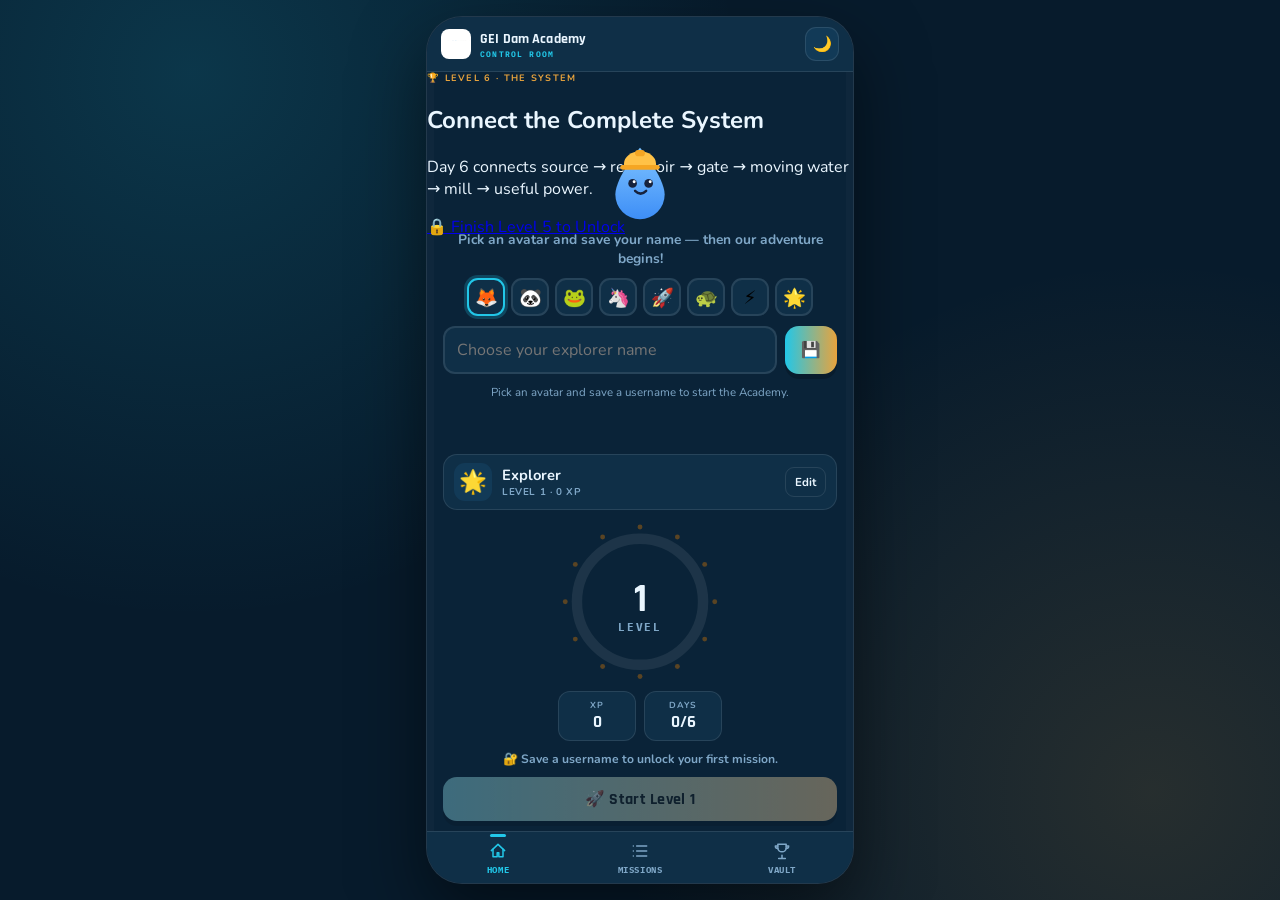
<file: level6.html>
<!doctype html>
<html lang="en" data-theme="dark">
<head>
<meta charset="utf-8">
<meta name="viewport" content="width=device-width,initial-scale=1,maximum-scale=1,user-scalable=no,viewport-fit=cover">
<meta name="theme-color" content="#071b2c">
<title>GEI Dam Academy — Level 6 · THE SYSTEM</title>
<link rel="preconnect" href="https://fonts.googleapis.com">
<link rel="preconnect" href="https://fonts.gstatic.com" crossorigin>
<link href="https://fonts.googleapis.com/css2?family=Rajdhani:wght@500;600;700&family=Nunito:wght@500;700;800&family=IBM+Plex+Mono:wght@600;700&display=swap" rel="stylesheet">
<style>
:root,[data-theme="dark"]{--bg:#071b2c;--frame:#0a2338;--panel:#0f2f47;--panel2:#123a57;--ink:#eaf6ff;--muted:#7fa7c7;--aqua:#22c7e8;--brass:#e8a33d;--good:#46d19c;--bad:#ff6b6b;--line:rgba(255,255,255,.10);--track:rgba(255,255,255,.08)}
[data-theme="light"]{--bg:#eaf4ff;--frame:#fff;--panel:#f3f9ff;--panel2:#e6f1ff;--ink:#10263c;--muted:#5c7995;--aqua:#0891b2;--brass:#c9821a;--good:#1f9e6c;--bad:#e5484d;--line:rgba(14,36,56,.12);--track:rgba(14,36,56,.08)}
*{box-sizing:border-box;-webkit-tap-highlight-color:transparent}
html,body{height:100%;margin:0;overflow:hidden;background:var(--bg)}
body{position:fixed;inset:0;font-family:"Nunito",system-ui,sans-serif;color:var(--ink)}
button{font:inherit}a{color:inherit;text-decoration:none}.dispf{font-family:"Rajdhani","Nunito",sans-serif}.monof{font-family:"IBM Plex Mono",ui-monospace,monospace}
.phoneOuter{height:100dvh;display:flex;justify-content:center;align-items:center;background:var(--bg)}
.appFrame{width:100%;max-width:428px;height:100dvh;background:var(--frame);overflow:hidden;display:flex;flex-direction:column}
.topbar{flex:0 0 auto;display:flex;align-items:center;justify-content:space-between;padding:calc(6px + env(safe-area-inset-top)) 12px 6px;border-bottom:1px solid var(--line);background:var(--panel)}
.brandRow{display:flex;align-items:center;gap:8px}.brandRow img{width:25px;height:25px;object-fit:contain;border-radius:7px;background:#fff}.brandText b{display:block;font-size:.82rem}.brandText span{display:block;font-size:.5rem;letter-spacing:.14em;color:var(--aqua);font-weight:700}
.themeBtn{width:32px;height:32px;border-radius:10px;border:1px solid var(--line);background:var(--panel2);color:var(--ink)}
.levelScroll{flex:1 1 auto;min-height:0;overflow:hidden;padding:7px 10px;display:flex;flex-direction:column;gap:6px}
.screenHead{flex:0 0 auto}.eyebrow{font-size:.55rem;letter-spacing:.13em;color:var(--brass);font-weight:700}.screenHead h2{margin:1px 0 0;font-size:1rem}.screenHead p{margin:1px 0 0;font-size:.63rem;line-height:1.22;color:var(--muted);font-weight:700}
.card{background:var(--panel);border:1px solid var(--line);border-radius:14px;padding:9px;flex:0 0 auto}
.progTop{display:flex;align-items:center;gap:8px}.avatarChip{width:34px;height:34px;border-radius:10px;background:var(--panel2);display:grid;place-items:center;font-size:1.15rem}.progText{flex:1;min-width:0}.progText b{display:block;font-size:.8rem}.progText small{display:block;font-size:.54rem;color:var(--muted);letter-spacing:.06em}.chipDone{color:var(--good);border:1px solid var(--good);border-radius:999px;padding:4px 7px;font-size:.5rem;font-weight:800}
.dayTrack{display:flex;gap:4px;margin-top:6px}.dayDot{flex:1;height:5px;border-radius:99px;background:var(--track)}.dayDot.done{background:var(--good)}.dayDot.cur{background:linear-gradient(90deg,var(--aqua),var(--brass))}
.track{height:7px;background:var(--track);border-radius:99px;overflow:hidden;margin-top:6px}.fill{height:100%;width:0;background:linear-gradient(90deg,var(--aqua),var(--brass));border-radius:99px}.readouts{display:flex;gap:6px;margin-top:6px}.readout{flex:1;background:var(--panel2);border:1px solid var(--line);border-radius:10px;padding:3px;text-align:center}.readout .tag{display:block;font-size:.48rem;color:var(--muted);font-weight:800}.readout b{font-family:"Rajdhani";font-size:.88rem}
.mission{display:none;flex-direction:column}.mission.active{display:flex}.missionHead{display:flex;justify-content:space-between;align-items:center;gap:6px}.mState{color:var(--aqua);border:1px solid var(--aqua);border-radius:999px;padding:3px 6px;font-size:.5rem;font-weight:800}.mState.done{color:var(--good);border-color:var(--good)}.mTitle{margin:5px 0 0;font-size:.98rem}.lesson{margin:4px 0 0;font-size:.76rem;line-height:1.24;color:var(--muted);font-weight:700}.question{margin:7px 0 5px;font-size:.86rem;line-height:1.22;font-weight:900}.answers{display:flex;flex-direction:column;gap:4px}.answerBtn{width:100%;display:flex;align-items:center;gap:7px;text-align:left;background:var(--panel2);border:1px solid var(--line);border-radius:9px;padding:5px 7px;color:var(--ink);font-size:.76rem;font-weight:800}.aKey{width:21px;height:21px;flex:0 0 auto;border-radius:6px;display:grid;place-items:center;background:var(--panel);border:1px solid var(--line);font-size:.5rem}.answerBtn.ok{border-color:var(--good);background:color-mix(in srgb,var(--good),transparent 87%)}.answerBtn.ok .aKey{background:var(--good);color:#06281a}.answerBtn.bad{border-color:var(--bad)}.answerBtn.off{opacity:.4}.fb{min-height:1em;margin:5px 0 0;font-size:.70rem;line-height:1.22;font-weight:900}.fb.good{color:var(--good)}.fb.bad{color:var(--bad)}.nextBtn{width:100%;margin-top:5px;border:0;border-radius:10px;padding:6px 8px;background:linear-gradient(90deg,var(--aqua),var(--brass));color:#08202f;font-family:"Rajdhani";font-weight:800;font-size:.78rem}.nextBtn:disabled{opacity:.35}
.completeCard{display:none;text-align:center}.completeCard h3{margin:3px 0;font-size:.98rem}.completeCard p{margin:3px 0;font-size:.62rem;color:var(--muted);font-weight:700}.completeStats{display:flex;justify-content:center;gap:5px;margin:5px 0}.completeStats span{font-size:.5rem;border:1px solid var(--line);border-radius:999px;padding:3px 6px;color:var(--muted)}.btnRow{display:flex;gap:5px}.btnRow>*{flex:1}.btnPrimary,.btnGhost{display:block;text-align:center;border:0;border-radius:10px;padding:6px 7px;font-family:"Rajdhani";font-weight:800;font-size:.65rem}.btnPrimary{background:linear-gradient(90deg,var(--aqua),var(--brass));color:#08202f}.btnGhost{border:1px solid var(--line);color:var(--ink)}
.tabbar{flex:0 0 auto;display:flex;border-top:1px solid var(--line);background:var(--panel);padding-bottom:env(safe-area-inset-bottom)}.tabBtn{flex:1;display:flex;flex-direction:column;align-items:center;gap:2px;padding:7px 0 6px;color:var(--muted)}.tabBtn svg{width:18px;height:18px}.tabBtn span{font-size:.5rem;letter-spacing:.06em;font-weight:800}
@media(max-height:700px){.readouts{display:none}.levelScroll{gap:5px}.card{padding:8px}.mission .lesson{font-size:.59rem}.question{font-size:.69rem}.answerBtn{padding:4px 6px;font-size:.61rem}.nextBtn{padding:5px 7px}}
@media(max-height:600px){.screenHead{display:none}.dayTrack{margin-top:4px}.topbar{padding-top:calc(4px + env(safe-area-inset-top));padding-bottom:4px}.tabBtn{padding-top:5px;padding-bottom:4px}}
</style>
<script src="js/gei-game-audio.js"></script><script>
(function(){
  try{
    var raw=localStorage.getItem('gei-academy-state-v1');
    var st=raw?JSON.parse(raw):null;
    var name=st&&typeof st.name==='string'?st.name.trim():'';
    if(!name){
      document.documentElement.style.visibility='hidden';
      location.replace('index.html?return=level6.html');
      return;
    }
  }catch(e){}
})();
</script>
<style id="gei-readable-type-v3">
/* Larger adult-readable / kid-friendly game typography — still one frame, no scroll. */
.screenHead h2{font-size:1.12rem}
.screenHead p{font-size:.72rem;line-height:1.3}
.progText b{font-size:.88rem}
.progText small{font-size:.58rem}
.mState{font-size:.56rem;padding:4px 7px}
.mTitle{font-size:1.03rem}
.lesson{font-size:.81rem;line-height:1.32}
.question{font-size:.93rem;line-height:1.28}
.answerBtn{font-size:.84rem;line-height:1.2;padding:7px 9px;gap:8px}
.aKey{width:23px;height:23px;font-size:.54rem}
.fb{font-size:.75rem;line-height:1.25}
.nextBtn{font-size:.82rem;padding:7px 9px}
.readout .tag{font-size:.52rem}
.readout b{font-size:.94rem}
@media(max-height:700px){
  .screenHead p{display:none}
  .lesson{font-size:.75rem}
  .question{font-size:.87rem}
  .answerBtn{font-size:.78rem;padding:6px 8px}
  .fb{font-size:.70rem}
  .nextBtn{font-size:.78rem}
}
@media(max-height:600px){
  .mTitle{font-size:.94rem}
  .lesson{font-size:.69rem}
  .question{font-size:.82rem}
  .answerBtn{font-size:.73rem}
}
</style>

<style id="gei-polish-v2">
.audioBtn{width:32px;height:32px;border-radius:10px;border:1px solid var(--line);background:var(--panel2);color:var(--ink);font-size:1rem;display:grid;place-items:center}
.topActions{display:flex;gap:5px;align-items:center}
.celebrateBurst{position:fixed;inset:0;pointer-events:none;z-index:30;display:none;overflow:hidden}
.celebrateBurst.show{display:block}
.spark{position:absolute;left:50%;top:46%;font-size:1.1rem;animation:geiSpark 850ms ease-out forwards}
@keyframes geiSpark{0%{opacity:0;transform:translate(-50%,-50%) scale(.3)}12%{opacity:1}100%{opacity:0;transform:translate(calc(-50% + var(--x)),calc(-50% + var(--y))) scale(1.2) rotate(180deg)}}
.badgeReward{display:inline-flex;align-items:center;gap:6px;margin:3px 0;padding:6px 9px;border-radius:999px;background:var(--panel2);border:1px solid var(--brass);color:var(--brass);font-family:"Rajdhani";font-weight:800;font-size:.72rem}
.completeCard{box-shadow:0 10px 30px rgba(0,0,0,.16)}
.resetPanel{position:fixed;left:50%;bottom:58px;transform:translateX(-50%);width:min(92vw,390px);z-index:40;background:var(--panel);border:1px solid var(--line);border-radius:14px;padding:10px;box-shadow:0 14px 36px rgba(0,0,0,.28);display:none}
.resetPanel.show{display:block}
.resetPanel h4{margin:0 0 4px;font-family:"Rajdhani";font-size:.9rem}.resetPanel p{margin:0 0 7px;font-size:.66rem;color:var(--muted);font-weight:700;line-height:1.25}
.resetActions{display:flex;gap:6px}.resetActions button{flex:1;border-radius:9px;padding:7px;border:1px solid var(--line);background:var(--panel2);color:var(--ink);font-family:"Rajdhani";font-weight:800}.resetActions .danger{border-color:var(--bad);color:var(--bad)}
</style>
</head>
<body>
<div class="phoneOuter"><div class="appFrame">
<header class="topbar"><a class="brandRow" href="index.html"><img src="https://assets.zyrosite.com/YZ9jg46Bljs5wOZR/yall-too-logo-vq2GKHxbTzr7g8b8b-O.png" alt="YallToo"><span class="brandText"><b class="dispf">GEI Dam Academy</b><span class="monof">DAY 6 · THE SYSTEM</span></span></a><div class="topActions"><button class="audioBtn" id="soundBtn" type="button" aria-label="Sound on">🔊</button><button class="themeBtn" id="themeBtn" type="button">🌙</button></div></header><div class="celebrateBurst" id="celebrateBurst" aria-hidden="true"></div>
<main class="levelScroll" id="scroll">
<section class="screenHead"><span class="eyebrow monof">LEVEL 6 · THE SYSTEM</span><h2 class="dispf">Complete the System</h2><p>Day six: the complete GEI water-control system works as one.</p></section>
<section class="card" id="progressCard"><div class="progTop"><span class="avatarChip" id="profAvatar">⚙️</span><div class="progText"><b id="hello">Explorer</b><small class="monof" id="meta">DAY 6 · 0 XP</small></div><span class="chipDone" id="doneChip" hidden>✓ COMPLETE</span></div><div class="dayTrack" id="dayTrack"></div><div class="track"><div class="fill" id="fill"></div></div><div class="readouts"><div class="readout"><span class="tag">XP</span><b id="xpVal">0</b></div><div class="readout"><span class="tag">MISSIONS</span><b id="mVal">0/6</b></div></div></section>
<div id="missions"></div>
<section class="card completeCard" id="completeCard"><div class="monof tagLine">DAY 6 COMPLETE · THE SYSTEM</div><h3 class="dispf">Level 6 Complete!</h3><p>Level 6 complete — the GEI build is complete.</p><div class="badgeReward">🏅 GEI Builder Badge Unlocked</div><div class="completeStats"><span>⭐ <b id="xpTotal">0</b> XP</span><span>🗓 <b id="daysTotal">0</b>/6 DAYS</span></div><div class="btnRow"><a class="btnGhost" href="index.html">🏠 Dashboard</a><a class="btnPrimary" href="index.html">Next: Level 1 →</a></div></section>
<div class="resetPanel" id="resetPanel" aria-hidden="true"><h4>🛠️ Developer Test Tools</h4><p>Reset Academy progress to replay Level 1 → Level 6 from the beginning.</p><div class="resetActions"><button type="button" id="resetCancel">Cancel</button><button type="button" class="danger" id="resetConfirm">Reset Progress</button></div></div></main>
<nav class="tabbar"><a class="tabBtn" href="index.html"><svg viewBox="0 0 24 24" fill="none" stroke="currentColor" stroke-width="1.8"><path d="M4 11.5 12 4l8 7.5"/><path d="M6 10v9h5v-5h2v5h5v-9"/></svg><span>HOME</span></a><a class="tabBtn" href="__PREV__"><svg viewBox="0 0 24 24" fill="none" stroke="currentColor" stroke-width="1.8"><path d="M19 12H5"/><path d="m11 18-6-6 6-6"/></svg><span>PREV</span></a><a class="tabBtn" href="index.html"><svg viewBox="0 0 24 24" fill="none" stroke="currentColor" stroke-width="1.8"><path d="M5 12h14"/><path d="m13 6 6 6-6 6"/></svg><span>NEXT</span></a></nav>
</div></div>
<script>
(function(){
'use strict';
var KEY='gei-academy-state-v1',N=6,TASK_KEY='level6Tasks',XP_PER=25,XP_FLOOR=900;
var MISSIONS=[["System Order", "The six levels form one controlled sequence.", "Which order matches the GEI build?", ["Separate → Dam → Reservoir → Operations → Mill → System", "Mill → Reservoir → Dam → Separate → System → Operations", "Reservoir → Mill → Dam → Operations → Separate → System"], "The levels build from separation to the complete system."], ["Source", "The system begins at the source.", "In the GEI model, the source of the water is represented by…", ["The mountain", "The mill wheel", "The downstream field"], "The mountain is the water source."], ["Control", "The dam and gates regulate movement.", "What provides the main control points?", ["The dam and its gates", "The crops", "The valley floor"], "Dam plus gates provide control."], ["Flow", "Controlled release moves water downstream.", "What should controlled flow do?", ["Move where and when the system requires", "Always overflow", "Stop permanently"], "Controlled flow follows the plan."], ["Work", "The mill converts flow into work.", "What is the final productive purpose of the mill?", ["Turn water energy into useful work", "Store water forever", "Remove the dam"], "The mill makes the stored flow productive."], ["Completion", "The complete system links every stage.", "What does completing Level 6 represent?", ["The GEI water-control system working as one", "The reservoir disappearing", "The gates becoming unnecessary"], "The complete build now works as one system."]];
var store=null;try{store=localStorage}catch(e){}
function read(){var d={name:'',xp:0,completed:[],avatar:'',theme:'dark',level1Tasks:[],level2Tasks:[],level3Tasks:[],level4Tasks:[],level5Tasks:[],level6Tasks:[]};try{var o=JSON.parse(store.getItem(KEY)||'null');if(o)Object.assign(d,o)}catch(e){}if(!Array.isArray(d.completed))d.completed=[];var a=Array.isArray(d[TASK_KEY])?d[TASK_KEY]:[],out=[],seen={};a.forEach(function(v){var n=Number(v);if(Number.isInteger(n)&&n>=0&&n<6&&!seen[n]){seen[n]=1;out.push(n)}});out.sort(function(a,b){return a-b});d[TASK_KEY]=out;return d}
function write(s){try{store&&store.setItem(KEY,JSON.stringify(s))}catch(e){}}
function $(id){return document.getElementById(id)}
var state=read(),done=state[TASK_KEY].slice(),doneSet={};done.forEach(function(x){doneSet[x]=1});
var alreadyDone=state.completed.indexOf(N)!==-1,locked=(state.completed.indexOf(N-1)===-1);
var theme=$('themeBtn');document.documentElement.dataset.theme=state.theme==='light'?'light':'dark';theme.textContent=state.theme==='light'?'☀️':'🌙';
theme.onclick=function(){state=read();state.theme=state.theme==='light'?'dark':'light';write(state);document.documentElement.dataset.theme=state.theme;this.textContent=state.theme==='light'?'☀️':'🌙'};
function renderTop(){var nm=state.name||'Explorer';$('profAvatar').textContent=state.avatar||'⚙️';$('hello').textContent=nm;$('meta').textContent='DAY '+N+' · '+Number(state.xp||0)+' XP';$('xpVal').textContent=String(Number(state.xp||0));var c=Math.min(6,done.length);$('mVal').textContent=c+'/6';$('fill').style.width=(c/6*100)+'%';$('doneChip').hidden=!alreadyDone}
(function(){var h='';for(var i=1;i<=6;i++){var cls='dayDot';if(state.completed.indexOf(i)!==-1)cls+=' done';else if(i===N)cls+=' cur';h+='<a class="'+cls+'" href="level'+i+'.html" aria-label="Go to day '+i+'"></a>'}$('dayTrack').innerHTML=h})();
function build(){var host=$('missions');host.innerHTML=MISSIONS.map(function(m,i){return '<article class="card mission'+(i===0?' active':'')+'" id="m'+i+'"><div class="missionHead"><span class="eyebrow monof">MISSION '+('0'+(i+1))+' / 06</span><span class="mState" id="st'+i+'">'+(doneSet[i]?'✓ DONE':'▶ NEXT')+'</span></div><h3 class="dispf mTitle">'+m[0]+'</h3><p class="lesson">'+m[1]+'</p><p class="question">'+m[2]+'</p><div class="answers">'+m[3].map(function(o,j){return '<button type="button" class="answerBtn" data-j="'+j+'"><span class="aKey monof">'+String.fromCharCode(65+j)+'</span><span>'+o+'</span></button>'}).join('')+'</div><p class="fb" id="fb'+i+'"></p><button type="button" class="nextBtn" id="n'+i+'" disabled>'+(i===5?'Complete Level 6 🏆':'Next Mission →')+'</button></article>'}).join('');
host.hidden=false;MISSIONS.forEach(function(m,i){var card=$('m'+i),bs=card.querySelectorAll('.answerBtn'),fb=$('fb'+i),nb=$('n'+i);bs.forEach(function(b){b.onclick=function(){var good=Number(b.dataset.j)===0;bs.forEach(function(x){x.disabled=true;if(x!==b)x.classList.add('off')});if(good){b.classList.add('ok');fb.className='fb good';fb.textContent='✅ Correct! +'+XP_PER+' XP — '+m[4];if(!doneSet[i]){doneSet[i]=1;done.push(i);done.sort(function(a,b){return a-b});state[TASK_KEY]=done.slice();state.xp=Number(state.xp||0)+XP_PER;write(state)}$('st'+i).textContent='✓ DONE';$('st'+i).className='mState done';renderTop();nb.disabled=false}else{b.classList.add('bad');fb.className='fb bad';fb.textContent='❌ Not quite — try again.';setTimeout(function(){bs.forEach(function(x){x.disabled=false;x.classList.remove('bad','off')});fb.textContent=''},650)}}});nb.onclick=function(){if(i===5){if(done.length===6)completeLevel()}else{card.classList.remove('active');$('m'+(i+1)).classList.add('active')}}})}
function completeLevel(){alreadyDone=true;if(state.completed.indexOf(N)===-1)state.completed.push(N);state.xp=Math.max(Number(state.xp||0),XP_FLOOR);write(state);$('completeCard').style.display='block';$('doneChip').hidden=false;document.querySelectorAll('.mission').forEach(function(x){x.classList.remove('active')});$('missions').hidden=true;renderTop()}
function start(){if(locked){renderTop();$('missions').hidden=true;return}renderTop();build();if(alreadyDone)completeLevel()}
start();
})();
</script>
<script>
(function(){
  function bindGEI(){
    document.querySelectorAll('.answerBtn').forEach(function(b){
      if(b.__geiAudio)return;
      b.__geiAudio=true;
      b.addEventListener('click',function(){
        if(typeof window.sound==='function') window.sound('click');
        setTimeout(function(){
          if(typeof window.sound==='function'){
            if(b.classList.contains('ok')) window.sound('correct');
            else if(b.classList.contains('bad')) window.sound('wrong');
          }
        },25);
      },true);
    });
    document.querySelectorAll('.nextBtn').forEach(function(b){
      if(b.__geiAudio)return;
      b.__geiAudio=true;
      b.addEventListener('click',function(){
        if(!b.disabled && typeof window.sound==='function') window.sound('save');
        if(/Complete Level/.test(b.textContent||'') && typeof window.sound==='function'){
          setTimeout(function(){window.sound('level-complete')},45);
        }
      },true);
    });
  }
  bindGEI();
  new MutationObserver(bindGEI).observe(document.documentElement,{subtree:true,childList:true});
})();
</script>
<script id="gei-polish-engine">
(function(){
  'use strict';
  var SOUND_KEY='gei-academy-sound-enabled-v1', enabled=true;
  try{var v=localStorage.getItem(SOUND_KEY); if(v!==null) enabled=v!=='0';}catch(e){}
  var rawSound=window.sound;
  function play(k){if(enabled&&typeof rawSound==='function'){try{rawSound(k)}catch(e){}}}
  var sb=document.getElementById('soundBtn');
  function paint(){if(sb){sb.textContent=enabled?'🔊':'🔇';sb.setAttribute('aria-label',enabled?'Sound on':'Sound off');}}
  paint();
  if(sb)sb.onclick=function(){enabled=!enabled;try{localStorage.setItem(SOUND_KEY,enabled?'1':'0')}catch(e){}paint();if(enabled)play('click');};

  function burst(finale){
    var host=document.getElementById('celebrateBurst'); if(!host)return;
    host.innerHTML='';
    var icons=finale?['✨','⭐','💧','🏆','🎉']:['💧','✨','⭐'];
    for(var i=0;i<(finale?20:8);i++){
      var x=document.createElement('span'); x.className='spark'; x.textContent=icons[i%icons.length];
      x.style.setProperty('--x',(Math.random()*280-140)+'px');
      x.style.setProperty('--y',(Math.random()*220-120)+'px');
      x.style.animationDelay=(Math.random()*80)+'ms'; host.appendChild(x);
    }
    host.classList.add('show'); setTimeout(function(){host.classList.remove('show');host.innerHTML=''},950);
  }

  // Long-press the level eyebrow to expose the developer reset tool.
  var trig=document.querySelector('.screenHead .eyebrow'), hold=null;
  if(trig){
    trig.addEventListener('touchstart',function(){hold=setTimeout(function(){
      var panel=document.getElementById('resetPanel');
      if(panel){panel.classList.add('show');panel.setAttribute('aria-hidden','false');play('click');}
    },900)},{passive:true});
    ['touchend','touchcancel','mouseleave'].forEach(function(ev){trig.addEventListener(ev,function(){clearTimeout(hold)})});
  }
  var rc=document.getElementById('resetCancel'),rr=document.getElementById('resetConfirm');
  if(rc)rc.onclick=function(){var p=document.getElementById('resetPanel');p.classList.remove('show');p.setAttribute('aria-hidden','true')};
  if(rr)rr.onclick=function(){try{localStorage.removeItem('gei-academy-state-v1');localStorage.removeItem(SOUND_KEY)}catch(e){}location.href='index.html'};

  document.addEventListener('click',function(e){
    var t=e.target;if(!t)return;
    if(t.classList && t.classList.contains('answerBtn')){
      setTimeout(function(){
        if(t.classList.contains('ok')){play('correct');burst(false);}
        else if(t.classList.contains('bad')){play('wrong');burst(false);}
      },25);
    }
    if(t.classList && t.classList.contains('nextBtn') && /Complete Level/i.test(t.textContent||'')){
      setTimeout(function(){play('level-complete');burst(true);},40);
    }
  },true);
})();
</script>
<script id="gei-certificate-audio-hook">
(function(){
  var fired=false;
  function check(){
    var c=document.getElementById('completeCard');
    if(!fired && c && getComputedStyle(c).display!=='none' && typeof window.sound==='function'){
      fired=true; try{window.sound('certificate')}catch(e){}
    }
  }
  new MutationObserver(check).observe(document.documentElement,{subtree:true,attributes:true,attributeFilter:['style','class']});
  setTimeout(check,300);
})();
</script></body></html>
</file>
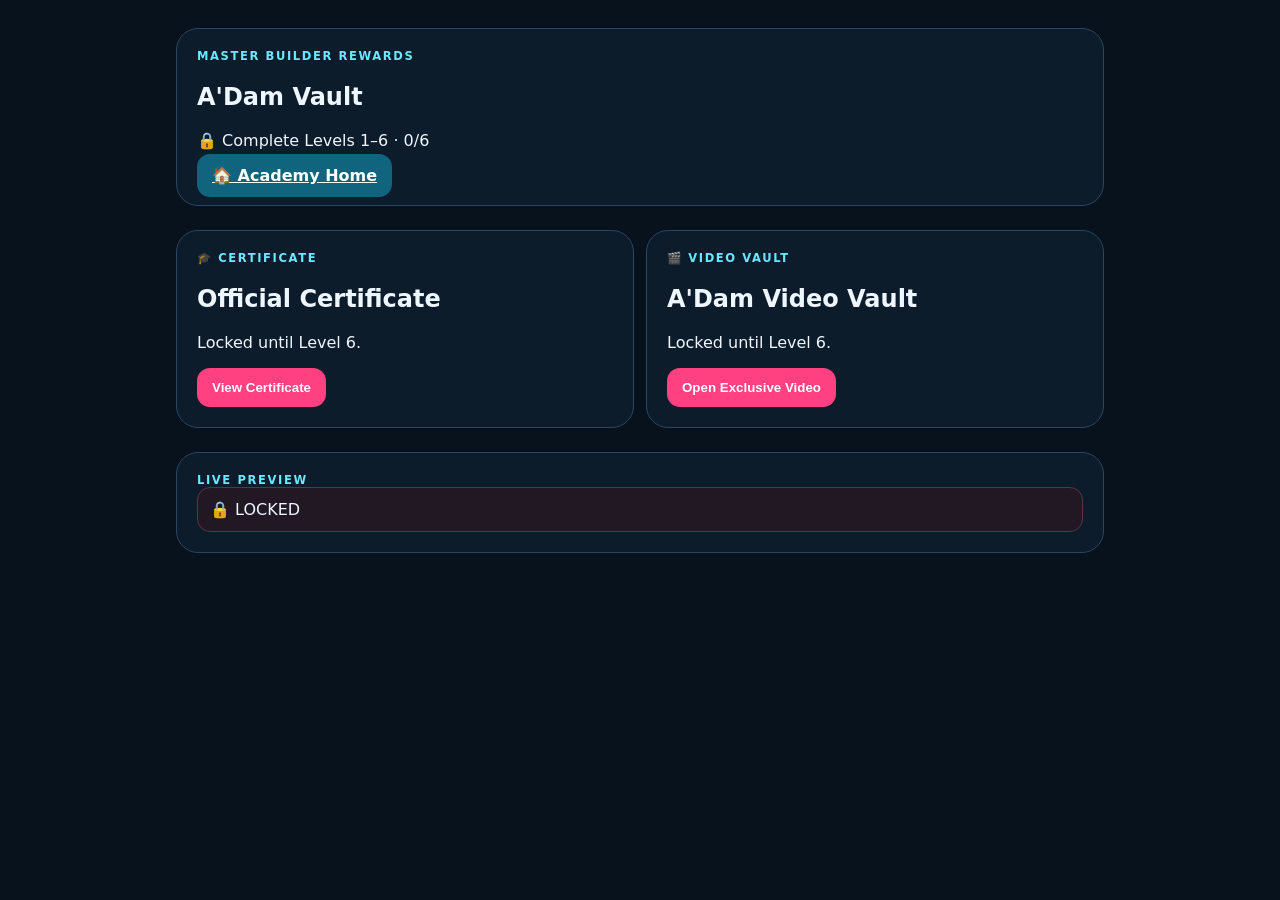
<file: vault.html>
<!doctype html><html lang="en"><head><meta charset="utf-8"><meta name="viewport" content="width=device-width,initial-scale=1"><title>GEI A'Dam Vault</title><style>
*{box-sizing:border-box}body{margin:0;background:#08121c;color:#eef6ff;font-family:system-ui,-apple-system,Segoe UI,Roboto,sans-serif}.wrap{width:min(960px,100%);margin:auto;padding:16px}.card{background:#0c1c2a;border:1px solid #294762;border-radius:22px;padding:20px;margin:12px 0}.eyebrow{font-size:.72rem;letter-spacing:.14em;color:#6be7ff;font-weight:900}.grid{display:grid;grid-template-columns:1fr 1fr;gap:12px}.btn{border:0;border-radius:13px;padding:12px 15px;font-weight:900;background:#11647d;color:#fff;cursor:pointer}.pink{background:#ff4081}.status{padding:12px;border-radius:13px;border:1px solid #5a3547;background:#211823}.ok{border-color:#2e8e70;background:#102a22}.video{width:100%;aspect-ratio:16/9;border:0;border-radius:16px;background:#000}@media(max-width:720px){.grid{grid-template-columns:1fr}}</style></head><body><div class="wrap">
<section class="card"><div class="eyebrow">MASTER BUILDER REWARDS</div><h1>A'Dam Vault</h1><p id="intro">Checking Academy progress…</p><a class="btn" href="index.html">🏠 Academy Home</a></section>
<div class="grid"><section class="card"><div class="eyebrow">🎓 CERTIFICATE</div><h2>Official Certificate</h2><p id="certStatus">Locked.</p><button id="cert" class="btn pink">View Certificate</button></section>
<section class="card"><div class="eyebrow">🎬 VIDEO VAULT</div><h2>A'Dam Video Vault</h2><p id="videoStatus">Locked.</p><button id="video" class="btn pink">Open Exclusive Video</button></section></div>
<section class="card"><div class="eyebrow">LIVE PREVIEW</div><div id="state" class="status">LOCKED</div></section></div>
<script src="js/gei-vault-economy-engine.js"></script><script>
(function(){
function st(){try{return JSON.parse(localStorage.getItem('gei-academy-state-v1')||'{}')||{}}catch(e){return {}}}
function modal(h){var o=document.createElement('div');o.style.cssText='position:fixed;inset:0;background:#000c;display:grid;place-items:center;padding:14px;z-index:9';o.innerHTML='<div style="max-width:900px;width:100%;background:#0d1d2c;border:1px solid #35556f;border-radius:20px;padding:18px"><button id="x" style="float:right">✕</button>'+h+'</div>';document.body.appendChild(o);o.querySelector('#x').onclick=function(){o.remove()}}
function render(){var s=st(),c=(s.completed||[]).length>=6,n=s.name||'Explorer',x=Number(s.xp||0);document.getElementById('intro').textContent=c?'🏆 '+n+' — Vault unlocked · '+x+' XP':'🔒 Complete Levels 1–6 · '+(s.completed||[]).length+'/6';document.getElementById('certStatus').textContent=c?'Unlocked — view/print.':'Locked until Level 6.';document.getElementById('videoStatus').textContent=c?'Unlocked — exclusive video.':'Locked until Level 6.';var b=document.getElementById('state');b.className='status '+(c?'ok':'');b.textContent=c?'🟢 UNLOCKED · MASTER BUILDER':'🔒 LOCKED';document.getElementById('cert').disabled=!c;document.getElementById('video').disabled=!c}
document.getElementById('cert').onclick=function(){if(!GEI_VAULT_ECONOMY.unlocked())return;var s=st(),n=s.name||'Explorer';modal('<div style="text-align:center;border:2px solid #ffd166;border-radius:16px;padding:24px"><div style="font-size:2.8rem">🏆</div><div class="eyebrow" style="color:#ffd166">YALL TOO · GEI ACADEMY</div><h2>Certificate of Completion</h2><p>This certifies that</p><h1>'+n+'</h1><p>has completed the <b>Six-Day GEI Foundation Academy</b>.</p><p>'+Number(s.xp||0)+' XP · MASTER BUILDER</p><button class="btn pink" onclick="print()">⬇️ Save Certificate</button></div>')};
document.getElementById('video').onclick=function(){if(!GEI_VAULT_ECONOMY.unlocked())return;modal('<h2>A\'Dam Video Vault</h2><iframe class="video" src="https://www.youtube.com/embed/FetuY7WFS3M?playsinline=1" title="A\'Dam Video Vault" allow="autoplay; encrypted-media; picture-in-picture; fullscreen" allowfullscreen></iframe>')};
render();addEventListener('storage',render);addEventListener('pageshow',render)
})();
</script></body></html>
</file>
